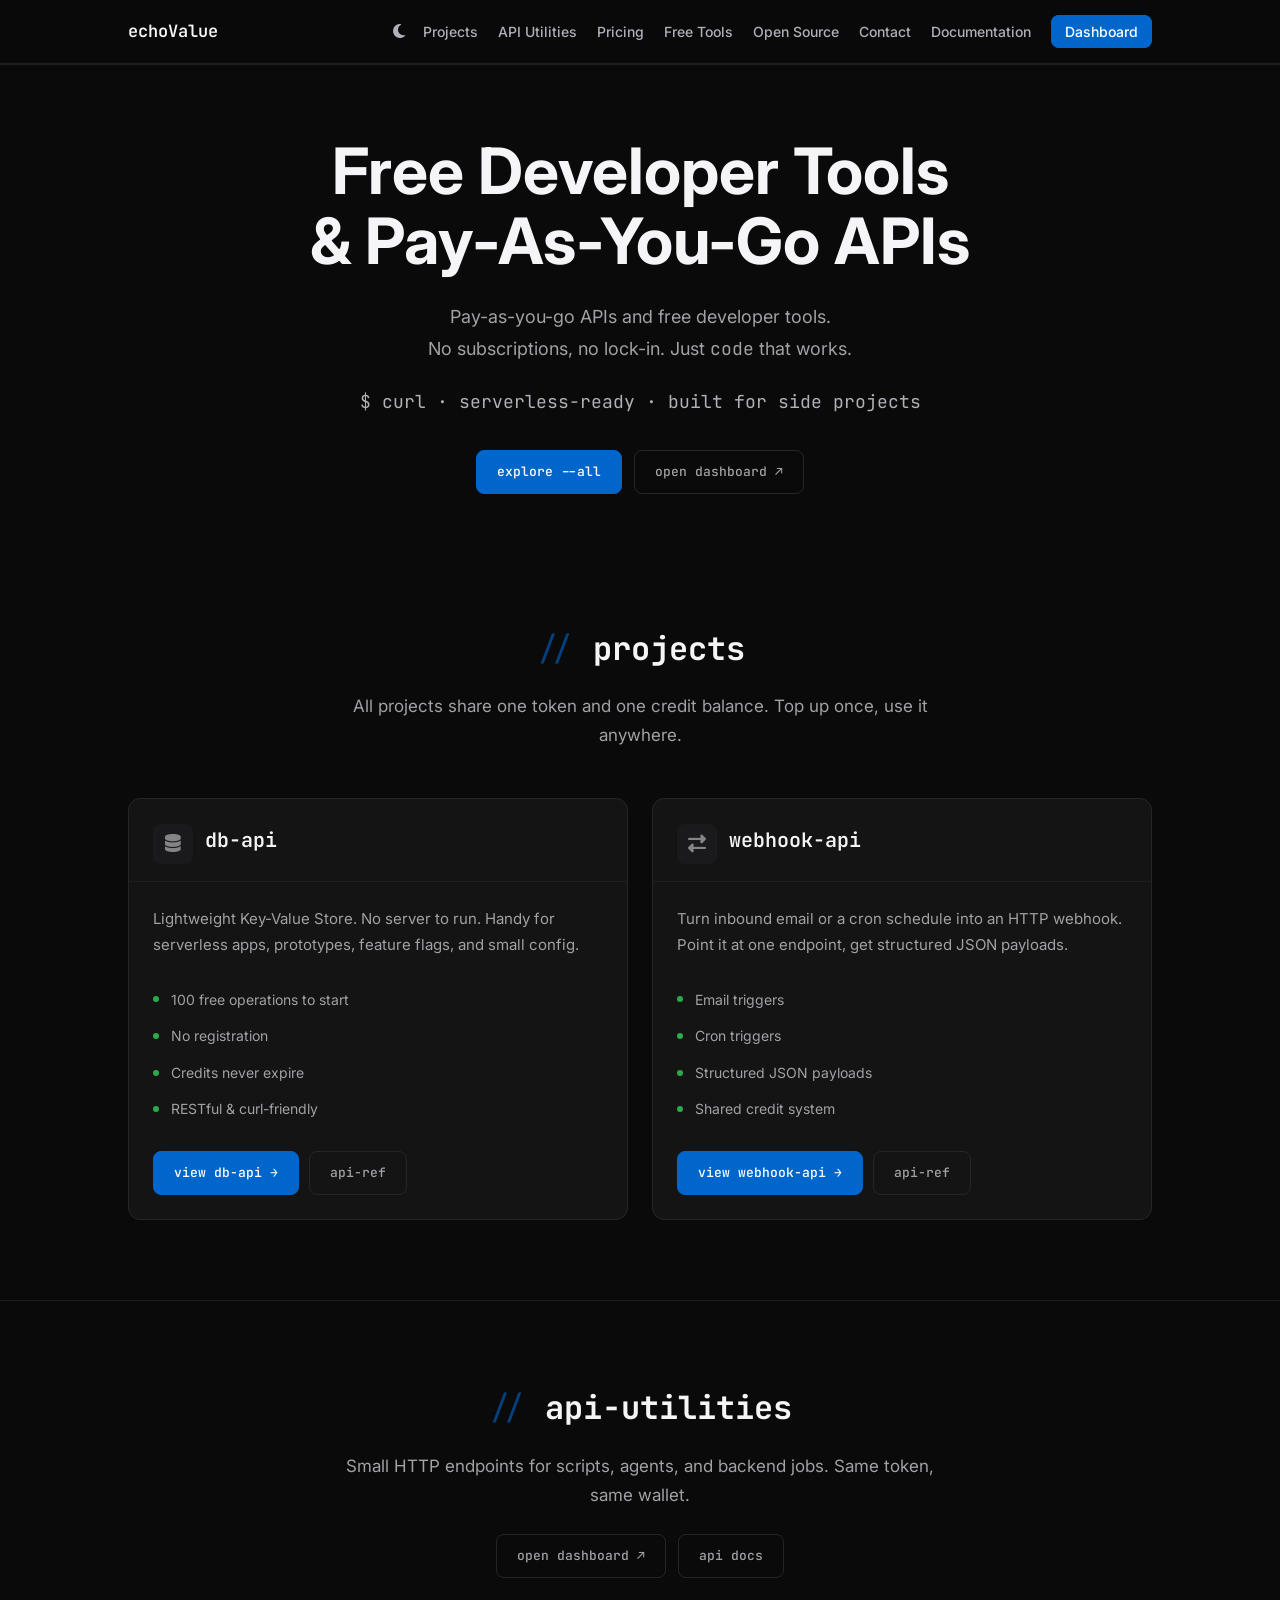
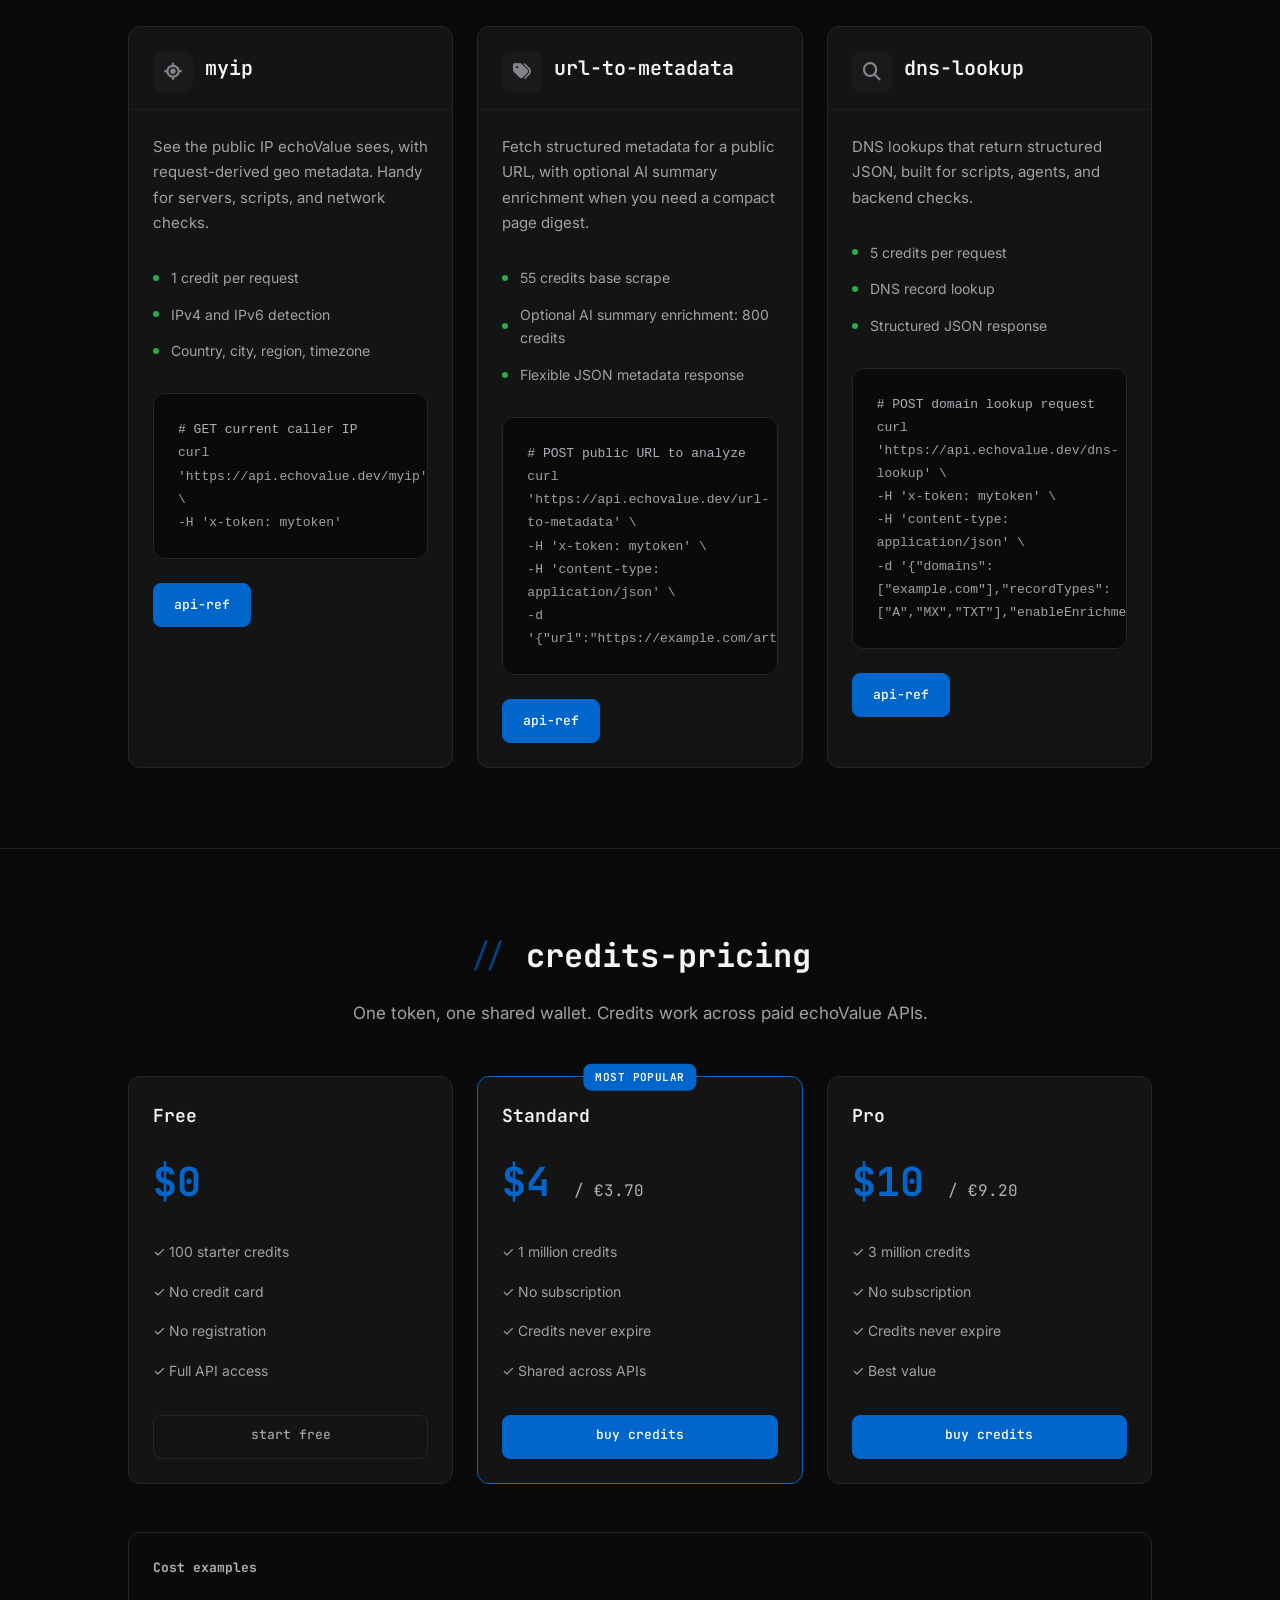
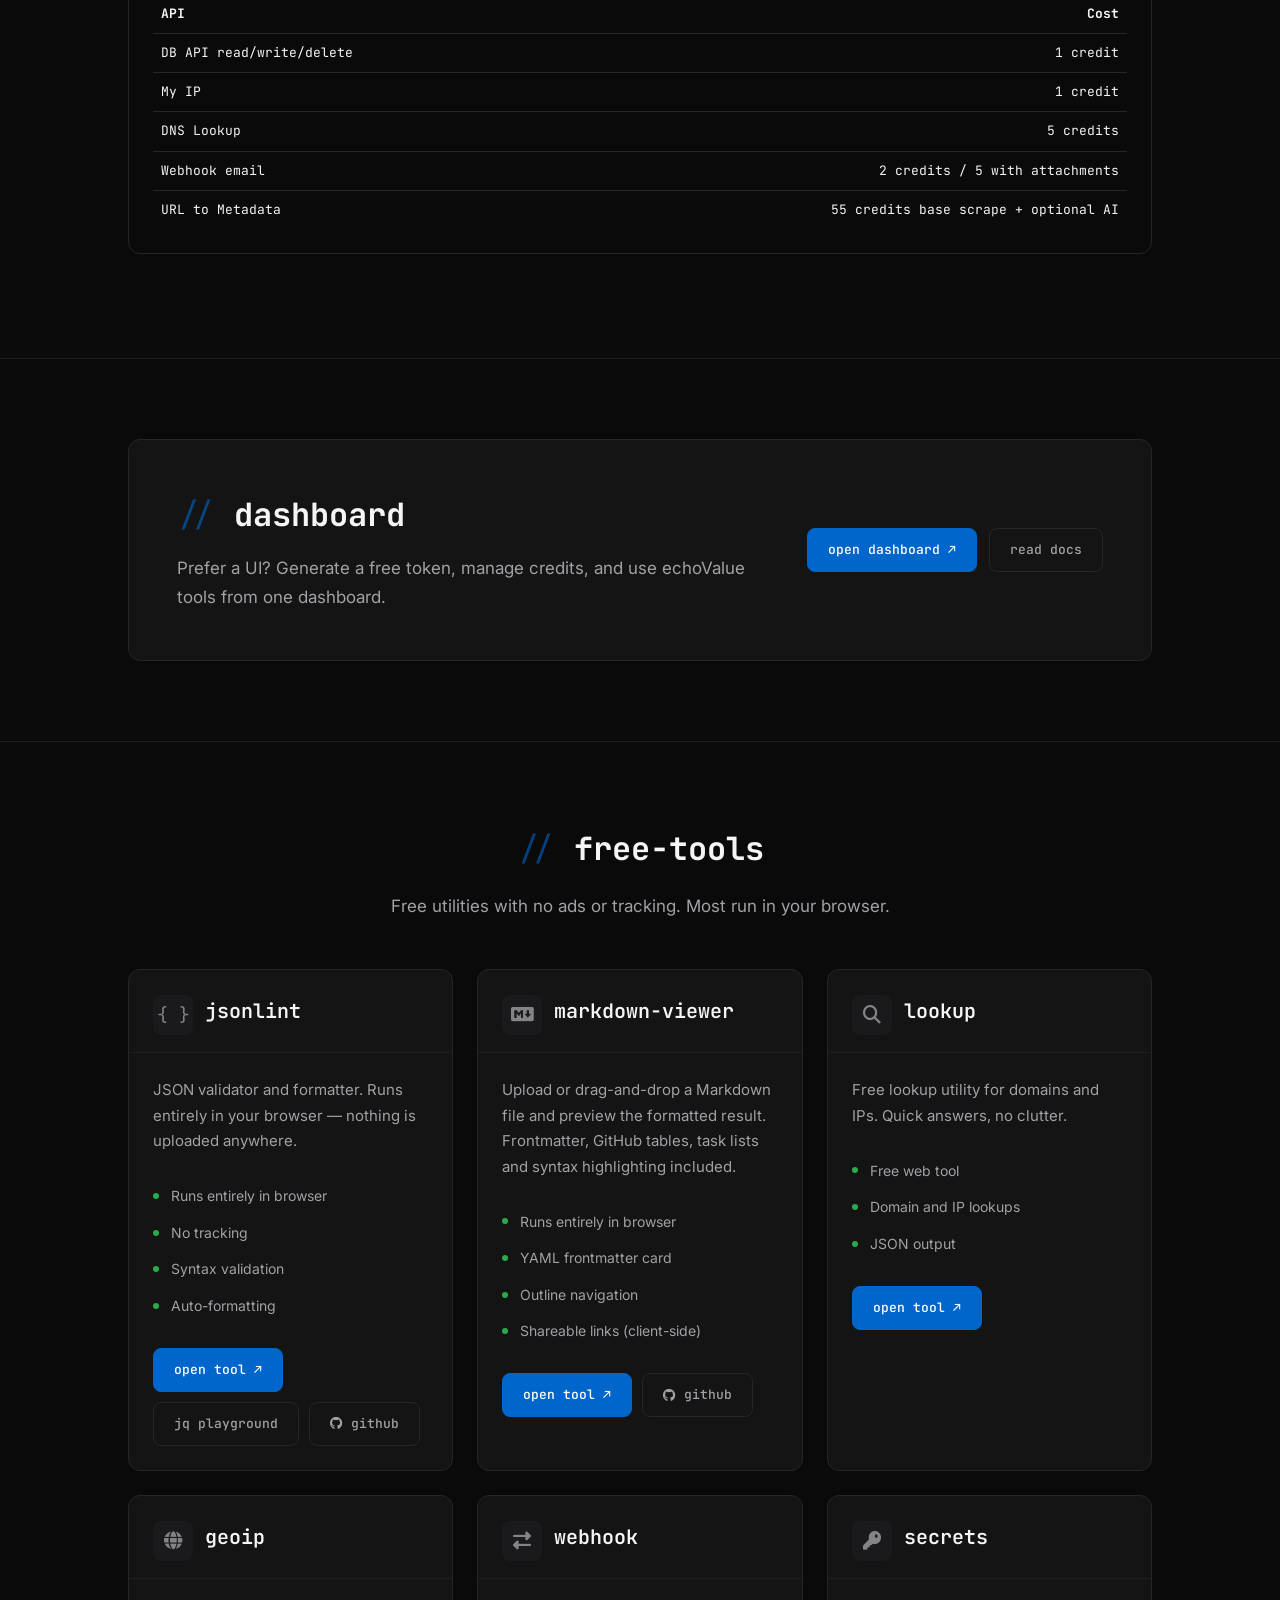
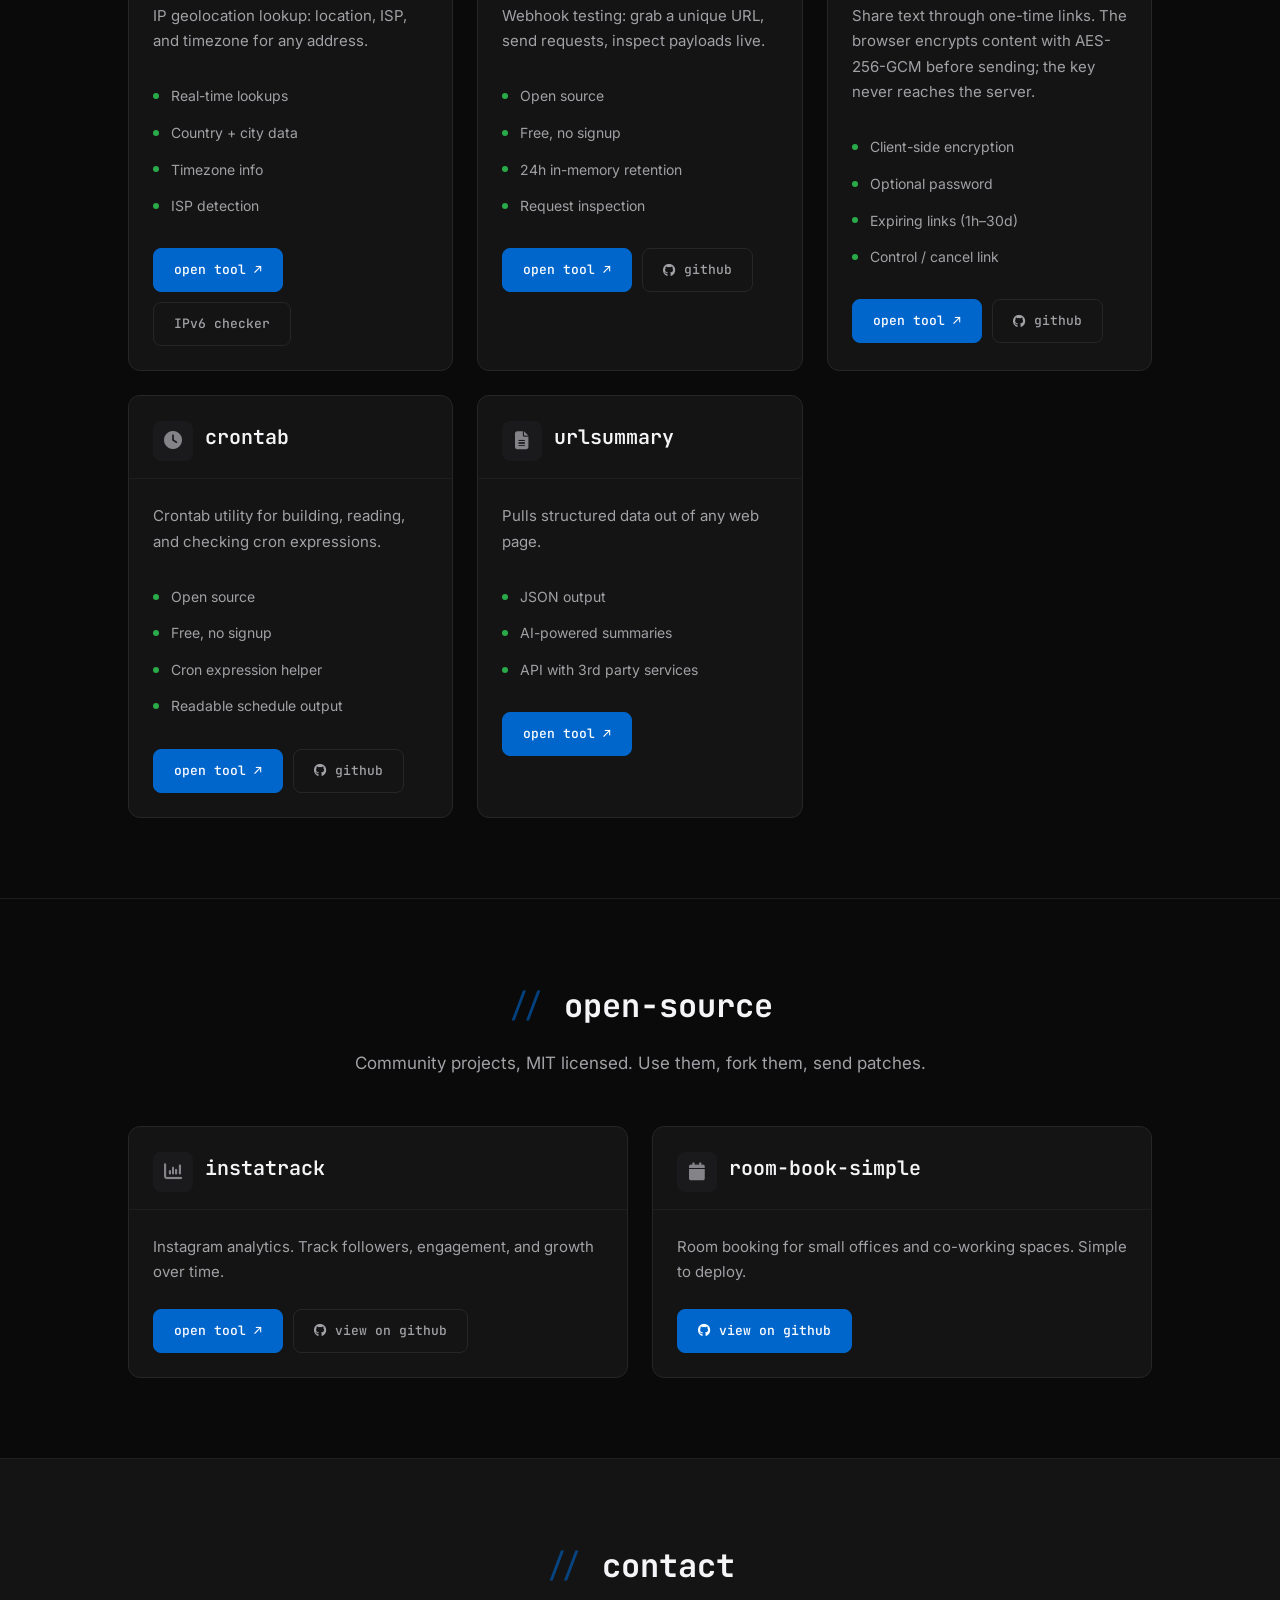
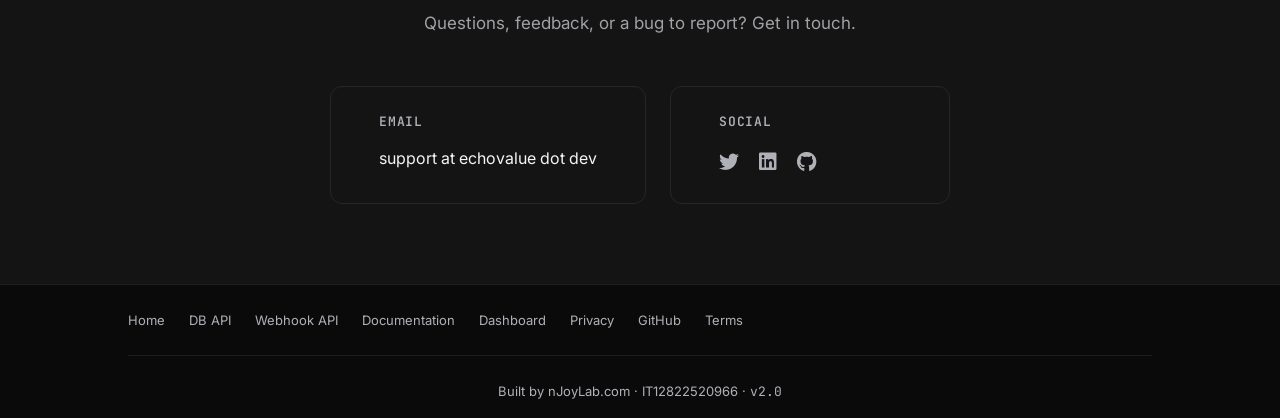
<file: index.html>
<!DOCTYPE HTML>
<html lang="en">

<head>
	<meta charset="UTF-8">
	<meta http-equiv="X-UA-Compatible" content="IE=edge">
	<meta name="viewport" content="width=device-width, initial-scale=1.0">
	<title>echoValue - Simple APIs & Free Developer Tools</title>
	<meta name="description"
		content="echoValue provides simple, pay-as-you-go APIs for developers. Key-Value Store, Webhook API, API utilities like My IP, URL To Metadata, and DNS Lookup, plus free tools like JSONLint, GeoIP, URL Summary, Lookup, and Crontab. No subscriptions, no complexity.">
	<meta name="author" content="Emiliano Saurin">
	<link rel="canonical" href="https://www.echovalue.dev/">
	<link rel="preconnect" href="https://fonts.googleapis.com">
	<link rel="preconnect" href="https://fonts.gstatic.com" crossorigin>
	<link rel="preconnect" href="https://cdnjs.cloudflare.com" crossorigin>
	<link rel="preload" as="style"
		href="https://fonts.googleapis.com/css2?family=Inter:wght@300;400;500;600;700&family=JetBrains+Mono:wght@400;500;600&display=swap">
	<link rel="stylesheet"
		href="https://fonts.googleapis.com/css2?family=Inter:wght@300;400;500;600;700&family=JetBrains+Mono:wght@400;500;600&display=swap"
		media="print" onload="this.media='all'">
	<noscript>
		<link rel="stylesheet"
			href="https://fonts.googleapis.com/css2?family=Inter:wght@300;400;500;600;700&family=JetBrains+Mono:wght@400;500;600&display=swap">
	</noscript>
	<link rel="icon" href="/favicon.svg" type="image/svg+xml">
	<link rel="apple-touch-icon" sizes="180x180" href="/apple-touch-icon.png">
	<link rel="icon" type="image/png" sizes="32x32" href="/favicon-32x32.png">
	<link rel="icon" type="image/png" sizes="16x16" href="/favicon-16x16.png">
	<link rel="icon" href="/favicon.ico">
	<link rel="manifest" href="/site.webmanifest">
	<!-- Open Graph / Facebook -->
	<meta property="og:type" content="website">
	<meta property="og:url" content="https://www.echovalue.dev/">
	<meta property="og:title" content="echoValue - Simple APIs & Free Developer Tools">
	<meta property="og:description"
		content="echoValue provides simple, pay-as-you-go APIs for developers. Key-Value Store, Webhook API, My IP, URL To Metadata, and free developer tools including Crontab.">
	<meta property="og:image" content="https://www.echovalue.dev/images/echovalue-og.png">
	<meta property="og:image:width" content="1200">
	<meta property="og:image:height" content="630">
	<!-- Twitter -->
	<meta property="twitter:card" content="summary_large_image">
	<meta property="twitter:url" content="https://www.echovalue.dev/">
	<meta property="twitter:title" content="echoValue - Simple APIs & Free Developer Tools">
	<meta property="twitter:description"
		content="echoValue provides simple, pay-as-you-go APIs for developers. Key-Value Store, Webhook API, My IP, URL To Metadata, and free developer tools including Crontab.">
	<meta property="twitter:image" content="https://www.echovalue.dev/images/echovalue-og.png">
	<link rel="stylesheet" href="assets/css/dev-theme.css?v=14" />
	<link rel="preload" as="style" href="https://cdnjs.cloudflare.com/ajax/libs/font-awesome/6.4.0/css/all.min.css"
		integrity="sha384-iw3OoTErCYJJB9mCa8LNS2hbsQ7M3C0EpIsO/H5+EGAkPGc6rk+V8i04oW/K5xq0" crossorigin="anonymous">
	<link rel="stylesheet" href="https://cdnjs.cloudflare.com/ajax/libs/font-awesome/6.4.0/css/all.min.css"
		media="print" onload="this.media='all'"
		integrity="sha384-iw3OoTErCYJJB9mCa8LNS2hbsQ7M3C0EpIsO/H5+EGAkPGc6rk+V8i04oW/K5xq0" crossorigin="anonymous">
	<noscript>
		<link rel="stylesheet" href="https://cdnjs.cloudflare.com/ajax/libs/font-awesome/6.4.0/css/all.min.css"
			integrity="sha384-iw3OoTErCYJJB9mCa8LNS2hbsQ7M3C0EpIsO/H5+EGAkPGc6rk+V8i04oW/K5xq0" crossorigin="anonymous">
	</noscript>
	<!-- Structured Data -->
	<script type="application/ld+json">
	{
		"@context": "https://schema.org",
		"@graph": [
			{
				"@type": "Organization",
				"@id": "https://www.echovalue.dev/#organization",
				"name": "echoValue",
				"url": "https://www.echovalue.dev/",
				"logo": {
					"@type": "ImageObject",
					"url": "https://www.echovalue.dev/favicon.svg"
				},
				"description": "Pay-as-you-go APIs and free developer tools for developers. No subscriptions, no complexity.",
				"sameAs": [
					"https://twitter.com/emln_",
					"https://www.linkedin.com/in/emlns/",
					"https://github.com/njoylab"
				]
			},
			{
				"@type": "WebSite",
				"@id": "https://www.echovalue.dev/#website",
				"url": "https://www.echovalue.dev/",
				"name": "echoValue",
				"description": "Simple APIs and free developer tools. Key-Value Store, Webhook API, My IP API, URL To Metadata API, GeoIP, JSON Linter, DNS Lookup, URL Summarizer, Crontab.",
				"publisher": {
					"@id": "https://www.echovalue.dev/#organization"
				}
			},
			{
				"@type": "SoftwareApplication",
				"@id": "https://www.echovalue.dev/#software",
				"name": "echoValue Developer Platform",
				"applicationCategory": "DeveloperApplication",
				"operatingSystem": "Web",
				"url": "https://www.echovalue.dev/",
				"offers": {
					"@type": "Offer",
					"price": "0",
					"priceCurrency": "USD",
					"description": "Free tools included. Pay-as-you-go APIs with no subscription."
				},
				"featureList": [
					"Key-Value Store API",
					"Webhook API for email and cron triggers",
					"Scheduled webhook triggers",
					"My IP API",
					"URL To Metadata API",
					"IP Geolocation Tool",
					"JSON Linter and Formatter",
					"DNS Lookup and Security Analyzer",
					"URL Summarizer",
					"Webhook Tester",
					"Crontab Utility"
				]
			}
		]
	}
	</script>
</head>

<body>

	<a href="#main" class="skip-link">Skip to content</a>

	<!-- Navigation -->
	<nav class="navbar">
		<div class="container">
			<a href="/" class="navbar-brand">
				echoValue
			</a>
			<button class="theme-toggle" aria-label="Toggle theme">
				<i class="fa-solid fa-moon"></i>
				<i class="fa-solid fa-sun"></i>
			</button>
			<button class="navbar-toggle" aria-label="Toggle navigation" aria-expanded="false" aria-controls="navbar-nav">
				<span></span>
				<span></span>
				<span></span>
			</button>
			<ul class="navbar-nav" id="navbar-nav">
				<li><a href="#projects">Projects</a></li>
				<li><a href="#api-utilities">API Utilities</a></li>
				<li><a href="#pricing">Pricing</a></li>
				<li><a href="#tools">Free Tools</a></li>
				<li><a href="#opensource">Open Source</a></li>
				<li><a href="#contact">Contact</a></li>
				<li><a href="https://docs.echovalue.dev" target="_blank" rel="noopener noreferrer">Documentation</a></li>
				<li><a href="https://dash.echovalue.dev" class="navbar-cta" target="_blank" rel="noopener noreferrer">Dashboard</a></li>
			</ul>
		</div>
	</nav>

	<main id="main">

	<!-- Hero Section -->
	<section class="hero">
		<div class="container">
			<h1>Free Developer Tools & Pay-As-You-Go APIs</h1>
			<p>
				Pay-as-you-go APIs and free developer tools.<br />
				No subscriptions, no lock-in. Just <span class="text-mono">code</span> that works.
			</p>
			<p class="text-muted hero-tagline">
				$ curl · serverless-ready · built for side projects
			</p>
			<div class="hero-actions">
				<a href="#projects" class="btn btn-primary">explore --all</a>
				<a href="https://dash.echovalue.dev" class="btn btn-secondary" target="_blank" rel="noopener noreferrer">open dashboard ↗</a>
			</div>
		</div>
	</section>

	<!-- Projects Section -->
	<section id="projects" class="section no-border">
		<div class="container">
			<div class="section-header">
				<h2>projects</h2>
				<p>All projects share one token and one credit balance. Top up once, use it anywhere.</p>
			</div>

			<div class="projects-grid">
				<!-- DB API Card -->
				<article class="project-card">
					<div class="project-card-header">
						<span class="project-card-icon"><i class="fa-solid fa-database"></i></span>
						<h3>db-api</h3>
					</div>
					<div class="project-card-content">
						<p>
							Lightweight Key-Value Store. No server to run.
							Handy for serverless apps, prototypes, feature flags, and small config.
						</p>
						<ul class="project-features">
							<li>100 free operations to start</li>
							<li>No registration</li>
							<li>Credits never expire</li>
							<li>RESTful & curl-friendly</li>
						</ul>
						<div class="project-card-actions">
							<a href="db-api/" class="btn btn-primary">view db-api →</a>
							<a href="https://docs.echovalue.dev/key-value/" class=" btn btn-secondary" target="_blank" rel="noopener noreferrer">api-ref</a>
						</div>
					</div>
				</article>

				<!-- Webhook API Card -->
				<article class="project-card">
					<div class="project-card-header">
						<span class="project-card-icon"><i class="fa-solid fa-right-left"></i></span>
						<h3>webhook-api</h3>
					</div>
					<div class="project-card-content">
						<p>
							Turn inbound email or a cron schedule into an HTTP webhook.
							Point it at one endpoint, get structured JSON payloads.
						</p>
						<ul class="project-features">
							<li>Email triggers</li>
							<li>Cron triggers</li>
							<li>Structured JSON payloads</li>
							<li>Shared credit system</li>
						</ul>
						<div class="project-card-actions">
							<a href="webhook-api/" class="btn btn-primary">view webhook-api →</a>
							<a href="https://docs.echovalue.dev/webhook/" class="btn btn-secondary" target="_blank" rel="noopener noreferrer">api-ref</a>
						</div>
					</div>
				</article>

			</div>
		</div>
	</section>

	<!-- API Utilities Section -->
	<section id="api-utilities" class="section">
		<div class="container">
			<div class="section-header">
				<h2>api-utilities</h2>
				<p>Small HTTP endpoints for scripts, agents, and backend jobs. Same token, same wallet.</p>
				<div class="hero-actions mt-3">
					<a href="https://dash.echovalue.dev" class="btn btn-secondary" target="_blank" rel="noopener noreferrer">open dashboard ↗</a>
					<a href="https://docs.echovalue.dev" class="btn btn-secondary" target="_blank" rel="noopener noreferrer">api docs</a>
				</div>
			</div>

			<div class="projects-grid">
				<!-- My IP API Card -->
				<article class="project-card">
					<div class="project-card-header">
						<span class="project-card-icon"><i class="fa-solid fa-location-crosshairs"></i></span>
						<h3>myip</h3>
					</div>
					<div class="project-card-content">
						<p>
							See the public IP echoValue sees, with request-derived geo metadata.
							Handy for servers, scripts, and network checks.
						</p>
						<ul class="project-features">
							<li>1 credit per request</li>
							<li>IPv4 and IPv6 detection</li>
							<li>Country, city, region, timezone</li>
						</ul>
						<div class="code-block">
							<code><span class="code-comment"># GET current caller IP</span><br />
curl 'https://api.echovalue.dev/myip' \<br />
  -H 'x-token: mytoken'</code>
						</div>
						<div class="project-card-actions">
							<a href="https://docs.echovalue.dev/myip/" class="btn btn-primary" target="_blank"
								rel="noopener noreferrer">api-ref</a>
						</div>
					</div>
				</article>

				<!-- URL To Metadata API Card -->
				<article class="project-card">
					<div class="project-card-header">
						<span class="project-card-icon"><i class="fa-solid fa-tags"></i></span>
						<h3>url-to-metadata</h3>
					</div>
					<div class="project-card-content">
						<p>
							Fetch structured metadata for a public URL, with optional AI summary enrichment
							when you need a compact page digest.
						</p>
						<ul class="project-features">
							<li>55 credits base scrape</li>
							<li>Optional AI summary enrichment: 800 credits</li>
							<li>Flexible JSON metadata response</li>
						</ul>
						<div class="code-block">
							<code><span class="code-comment"># POST public URL to analyze</span><br />
curl 'https://api.echovalue.dev/url-to-metadata' \<br />
  -H 'x-token: mytoken' \<br />
  -H 'content-type: application/json' \<br />
  -d '{"url":"https://example.com/article","aiSummary":"none"}'</code>
						</div>
						<div class="project-card-actions">
							<a href="https://docs.echovalue.dev/url-to-metadata/" class="btn btn-primary" target="_blank"
								rel="noopener noreferrer">api-ref</a>
						</div>
					</div>
				</article>

				<!-- DNS Lookup API Card -->
				<article class="project-card">
					<div class="project-card-header">
						<span class="project-card-icon"><i class="fa-solid fa-magnifying-glass"></i></span>
						<h3>dns-lookup</h3>
					</div>
					<div class="project-card-content">
						<p>
							DNS lookups that return structured JSON, built for scripts, agents,
							and backend checks.
						</p>
						<ul class="project-features">
							<li>5 credits per request</li>
							<li>DNS record lookup</li>
							<li>Structured JSON response</li>
						</ul>
						<div class="code-block">
							<code><span class="code-comment"># POST domain lookup request</span><br />
curl 'https://api.echovalue.dev/dns-lookup' \<br />
  -H 'x-token: mytoken' \<br />
  -H 'content-type: application/json' \<br />
  -d '{"domains":["example.com"],"recordTypes":["A","MX","TXT"],"enableEnrichment":true}'</code>
						</div>
						<div class="project-card-actions">
							<a href="https://docs.echovalue.dev/dns-lookup/" class="btn btn-primary"
								target="_blank" rel="noopener noreferrer">api-ref</a>
						</div>
					</div>
				</article>
			</div>
		</div>
	</section>

	<!-- Pricing Section -->
	<section id="pricing" class="section">
		<div class="container">
			<div class="section-header">
				<h2>credits-pricing</h2>
				<p>One token, one shared wallet. Credits work across paid echoValue APIs.</p>
			</div>

			<div class="pricing-grid">
				<div class="pricing-card">
					<h3>Free</h3>
					<div class="price">$0</div>
					<ul>
						<li>✓ 100 starter credits</li>
						<li>✓ No credit card</li>
						<li>✓ No registration</li>
						<li>✓ Full API access</li>
					</ul>
					<a href="https://dash.echovalue.dev" class="btn btn-secondary btn-block" target="_blank"
						rel="noopener noreferrer">start free</a>
				</div>

				<div class="pricing-card featured">
					<h3>Standard</h3>
					<div class="price">$4 <small>/ €3.70</small></div>
					<ul>
						<li>✓ 1 million credits</li>
						<li>✓ No subscription</li>
						<li>✓ Credits never expire</li>
						<li>✓ Shared across APIs</li>
					</ul>
					<a href="https://docs.echovalue.dev/token/recharge/" class="btn btn-primary btn-block" target="_blank"
						rel="noopener noreferrer">buy credits</a>
				</div>

				<div class="pricing-card">
					<h3>Pro</h3>
					<div class="price">$10 <small>/ €9.20</small></div>
					<ul>
						<li>✓ 3 million credits</li>
						<li>✓ No subscription</li>
						<li>✓ Credits never expire</li>
						<li>✓ Best value</li>
					</ul>
					<a href="https://docs.echovalue.dev/token/recharge/" class="btn btn-primary btn-block" target="_blank"
						rel="noopener noreferrer">buy credits</a>
				</div>
			</div>

			<div class="code-block mt-4">
				<h4 class="cost-table-title">Cost examples</h4>
				<table class="cost-table">
					<thead>
						<tr>
							<th>API</th>
							<th>Cost</th>
						</tr>
					</thead>
					<tbody>
						<tr>
							<td>DB API read/write/delete</td>
							<td>1 credit</td>
						</tr>
						<tr>
							<td>My IP</td>
							<td>1 credit</td>
						</tr>
						<tr>
							<td>DNS Lookup</td>
							<td>5 credits</td>
						</tr>
						<tr>
							<td>Webhook email</td>
							<td>2 credits / 5 with attachments</td>
						</tr>
						<tr>
							<td>URL to Metadata</td>
							<td>55 credits base scrape + optional AI</td>
						</tr>
					</tbody>
				</table>
			</div>
		</div>
	</section>

	<!-- Dashboard Section -->
	<section id="dashboard" class="section">
		<div class="container">
			<div class="dashboard-panel">
				<div>
					<h2>dashboard</h2>
					<p>Prefer a UI? Generate a free token, manage credits, and use echoValue tools from one dashboard.</p>
				</div>
				<div class="dashboard-actions">
					<a href="https://dash.echovalue.dev" class="btn btn-primary" target="_blank" rel="noopener noreferrer">open dashboard ↗</a>
					<a href="https://docs.echovalue.dev" class="btn btn-secondary" target="_blank" rel="noopener noreferrer">read docs</a>
				</div>
			</div>
		</div>
	</section>

	<!-- Free Tools Section -->
	<section id="tools" class="section">
		<div class="container">
			<div class="section-header">
				<h2>free-tools</h2>
				<p>Free utilities with no ads or tracking. Most run in your browser.</p>
			</div>

			<div class="projects-grid">

				<!-- JSONLint Tool Card -->
				<article class="project-card">
					<div class="project-card-header">
						<span class="project-card-icon text-mono">{ }</span>
						<h3>jsonlint</h3>
					</div>
					<div class="project-card-content">
						<p>
							JSON validator and formatter. Runs entirely in your browser —
							nothing is uploaded anywhere.
						</p>
						<ul class="project-features">
							<li>Runs entirely in browser</li>
							<li>No tracking</li>
							<li>Syntax validation</li>
							<li>Auto-formatting</li>
						</ul>
						<div class="project-card-actions">
							<a href="https://jsonlint.echovalue.dev" class="btn btn-primary" target="_blank"
								rel="noopener noreferrer">open tool
								↗</a>
							<a href="https://jsonlint.echovalue.dev/jq-playground/" class="btn btn-secondary"
								target="_blank" rel="noopener noreferrer">jq playground</a>
							<a href="https://github.com/njoylab/json-linter-tool" class="btn btn-secondary"
								target="_blank" rel="noopener noreferrer">
								<i class="fab fa-github"></i> github
							</a>
						</div>
					</div>
				</article>

				<!-- Markdown Viewer Tool Card -->
				<article class="project-card">
					<div class="project-card-header">
						<span class="project-card-icon"><i class="fa-brands fa-markdown"></i></span>
						<h3>markdown-viewer</h3>
					</div>
					<div class="project-card-content">
						<p>
							Upload or drag-and-drop a Markdown file and preview the formatted
							result. Frontmatter, GitHub tables, task lists and syntax
							highlighting included.
						</p>
						<ul class="project-features">
							<li>Runs entirely in browser</li>
							<li>YAML frontmatter card</li>
							<li>Outline navigation</li>
							<li>Shareable links (client-side)</li>
						</ul>
						<div class="project-card-actions">
							<a href="https://markdown-viewer.echovalue.dev" class="btn btn-primary" target="_blank"
								rel="noopener noreferrer">open tool
								↗</a>
							<a href="https://github.com/njoylab/markdown-viewer" class="btn btn-secondary"
								target="_blank" rel="noopener noreferrer">
								<i class="fab fa-github"></i> github
							</a>
						</div>
					</div>
				</article>

				<!-- Lookup Tool Card -->
				<article class="project-card">
					<div class="project-card-header">
						<span class="project-card-icon"><i class="fa-solid fa-magnifying-glass"></i></span>
						<h3>lookup</h3>
					</div>
					<div class="project-card-content">
						<p>
							Free lookup utility for domains and IPs. Quick answers, no clutter.
						</p>
						<ul class="project-features">
							<li>Free web tool</li>
							<li>Domain and IP lookups</li>
							<li>JSON output</li>
						</ul>
						<div class="project-card-actions">
							<a href="https://lookup.echovalue.dev" class="btn btn-primary" target="_blank"
								rel="noopener noreferrer">open tool
								↗</a>
						</div>
					</div>
				</article>

				<!-- GeoIP Tool Card -->
				<article class="project-card">
					<div class="project-card-header">
						<span class="project-card-icon"><i class="fa-solid fa-globe"></i></span>
						<h3>geoip</h3>
					</div>
					<div class="project-card-content">
						<p>
							IP geolocation lookup: location, ISP, and timezone for any
							address.
						</p>
						<ul class="project-features">
							<li>Real-time lookups</li>
							<li>Country + city data</li>
							<li>Timezone info</li>
							<li>ISP detection</li>
						</ul>
						<div class="project-card-actions">
							<a href="https://geoip.echovalue.dev" class="btn btn-primary" target="_blank"
								rel="noopener noreferrer">open tool
								↗</a>
							<a href="https://geoip.echovalue.dev/ipv6" class="btn btn-secondary" target="_blank"
								rel="noopener noreferrer">IPv6 checker</a>
						</div>
					</div>
				</article>

				<!-- Webhook Tool Card -->
				<article class="project-card">
					<div class="project-card-header">
						<span class="project-card-icon"><i class="fa-solid fa-right-left"></i></span>
						<h3>webhook</h3>
					</div>
					<div class="project-card-content">
						<p>Webhook testing: grab a unique URL, send requests, inspect payloads live.</p>
						<ul class="project-features">
							<li>Open source</li>
							<li>Free, no signup</li>
							<li>24h in-memory retention</li>
							<li>Request inspection</li>
						</ul>
						<div class="project-card-actions">
							<a href="https://webhook.echovalue.dev" class="btn btn-primary" target="_blank"
								rel="noopener noreferrer">open tool ↗</a>
							<a href="https://github.com/njoylab/webhook.echovalue.dev" class="btn btn-secondary"
								target="_blank" rel="noopener noreferrer">
								<i class="fab fa-github"></i> github
							</a>
						</div>
					</div>
				</article>

				<!-- Secrets Tool Card -->
				<article class="project-card">
					<div class="project-card-header">
						<span class="project-card-icon"><i class="fa-solid fa-key"></i></span>
						<h3>secrets</h3>
					</div>
					<div class="project-card-content">
						<p>
							Share text through one-time links. The browser encrypts content
							with AES-256-GCM before sending; the key never reaches the server.
						</p>
						<ul class="project-features">
							<li>Client-side encryption</li>
							<li>Optional password</li>
							<li>Expiring links (1h–30d)</li>
							<li>Control / cancel link</li>
						</ul>
						<div class="project-card-actions">
							<a href="https://secrets.echovalue.dev" class="btn btn-primary" target="_blank"
								rel="noopener noreferrer">open tool
								↗</a>
							<a href="https://github.com/njoylab/secrets" class="btn btn-secondary"
								target="_blank" rel="noopener noreferrer">
								<i class="fab fa-github"></i> github
							</a>
						</div>
					</div>
				</article>

				<!-- Crontab Tool Card -->
				<article class="project-card">
					<div class="project-card-header">
						<span class="project-card-icon"><i class="fa-solid fa-clock"></i></span>
						<h3>crontab</h3>
					</div>
					<div class="project-card-content">
						<p>
							Crontab utility for building, reading, and checking cron expressions.
						</p>
						<ul class="project-features">
							<li>Open source</li>
							<li>Free, no signup</li>
							<li>Cron expression helper</li>
							<li>Readable schedule output</li>
						</ul>
						<div class="project-card-actions">
							<a href="https://crontab.echovalue.dev" class="btn btn-primary" target="_blank"
								rel="noopener noreferrer">open tool ↗</a>
							<a href="https://github.com/njoylab/crontab.echovalue.dev" class="btn btn-secondary"
								target="_blank" rel="noopener noreferrer">
								<i class="fab fa-github"></i> github
							</a>
						</div>
					</div>
				</article>

				<!-- URL Summary Tool Card -->
				<article class="project-card">
					<div class="project-card-header">
						<span class="project-card-icon"><i class="fa-solid fa-file-lines"></i></span>
						<h3>urlsummary</h3>
					</div>
					<div class="project-card-content">
						<p>
							Pulls structured data out of any web page.
						</p>
						<ul class="project-features">
							<li>JSON output</li>
							<li>AI-powered summaries</li>
							<li>API with 3rd party services</li>
						</ul>
						<div class="project-card-actions">
							<a href="https://urlsummary.echovalue.dev" class="btn btn-primary" target="_blank"
								rel="noopener noreferrer">open tool
								↗</a>
						</div>
					</div>
				</article>

			</div>
		</div>
	</section>

	<!-- Open Source Section -->
	<section id="opensource" class="section">
		<div class="container">
			<div class="section-header">
				<h2>open-source</h2>
				<p>Community projects, MIT licensed. Use them, fork them, send patches.</p>
			</div>

			<div class="projects-grid">
				<!-- InstaTrack -->
				<article class="project-card">
					<div class="project-card-header">
						<span class="project-card-icon"><i class="fa-solid fa-chart-column"></i></span>
						<h3>instatrack</h3>
					</div>
					<div class="project-card-content">
						<p>
							Instagram analytics. Track followers, engagement,
							and growth over time.
						</p>
						<div class="project-card-actions">
							<a href="https://instatrack.njoylab.com/" class="btn btn-primary" target="_blank"
								rel="noopener noreferrer">open tool ↗</a>
							<a href="https://github.com/njoylab/instatrack" class="btn btn-secondary" target="_blank"
								rel="noopener noreferrer">
								<i class="fab fa-github"></i> view on github
							</a>
						</div>
					</div>
				</article>

				<!-- Room Book Simple -->
				<article class="project-card">
					<div class="project-card-header">
						<span class="project-card-icon"><i class="fa-solid fa-calendar"></i></span>
						<h3>room-book-simple</h3>
					</div>
					<div class="project-card-content">
						<p>
							Room booking for small offices and co-working spaces.
							Simple to deploy.
						</p>
						<div class="project-card-actions">
							<a href="https://github.com/njoylab/room-book-simple" class="btn btn-primary"
								target="_blank" rel="noopener noreferrer">
								<i class="fab fa-github"></i> view on github
							</a>
						</div>
					</div>
				</article>
			</div>
		</div>
	</section>

	<!-- Contact Section -->
	<section id="contact" class="section bg-light">
		<div class="container">
			<div class="section-header">
				<h2>contact</h2>
				<p>Questions, feedback, or a bug to report? Get in touch.</p>
			</div>

			<div class="contact-info">
				<div class="contact-item">
					<h3>Email</h3>
					support at echovalue dot dev
				</div>
				<div class="contact-item">
					<h3>Social</h3>
					<div class="social-links">
						<a href="https://twitter.com/emln_" aria-label="Twitter" target="_blank" rel="noopener noreferrer">
							<i class="fab fa-twitter"></i>
						</a>
						<a href="https://www.linkedin.com/in/emlns/" aria-label="LinkedIn" target="_blank" rel="noopener noreferrer">
							<i class="fab fa-linkedin"></i>
						</a>
						<a href="https://github.com/njoylab" aria-label="GitHub" target="_blank" rel="noopener noreferrer">
							<i class="fab fa-github"></i>
						</a>
					</div>
				</div>
			</div>
		</div>
	</section>

	</main>

	<!-- Footer -->
	<footer class="footer">
		<div class="container">
			<div class="footer-content">
				<ul class="footer-links">
					<li><a href="/">Home</a></li>
					<li><a href="/db-api/">DB API</a></li>
					<li><a href="/webhook-api/">Webhook API</a></li>
					<li><a href="https://docs.echovalue.dev" target="_blank" rel="noopener noreferrer">Documentation</a></li>
					<li><a href="https://dash.echovalue.dev" target="_blank" rel="noopener noreferrer">Dashboard</a></li>
					<li><a href="/privacy">Privacy</a></li>
					<li><a href="https://github.com/njoylab" target="_blank" rel="noopener noreferrer">GitHub</a></li>
					<li><a href="/toc">Terms</a></li>
				</ul>
			</div>
			<div class="footer-bottom">
				<p>
					Built by <a href="https://www.njoylab.com" target="_blank" rel="noopener noreferrer">nJoyLab.com</a> ·
					IT12822520966 · <span class="text-mono">v2.0</span>
				</p>
			</div>
		</div>
	</footer>
	<script defer src="assets/js/nav-toggle.js?v=2"></script>
	<script defer src="assets/js/theme-toggle.js?v=1"></script>
</body>

</html>
</file>
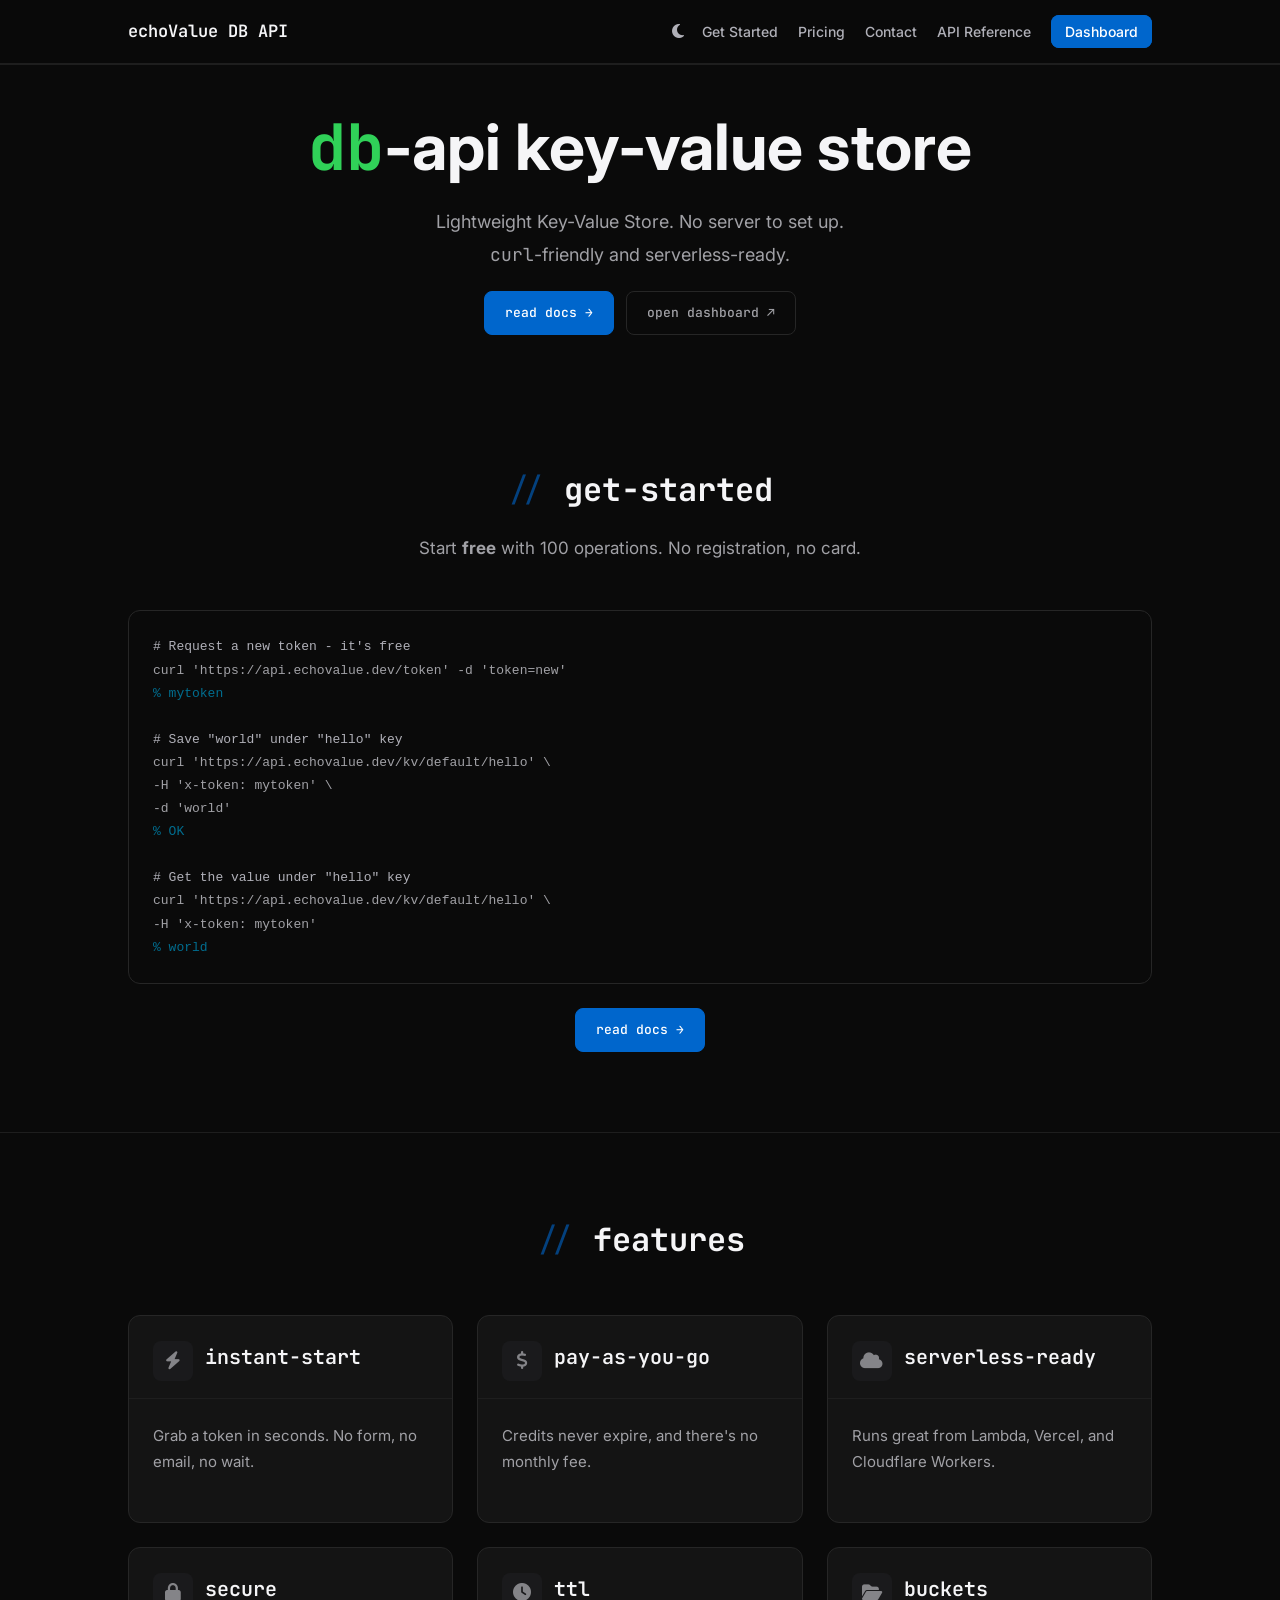
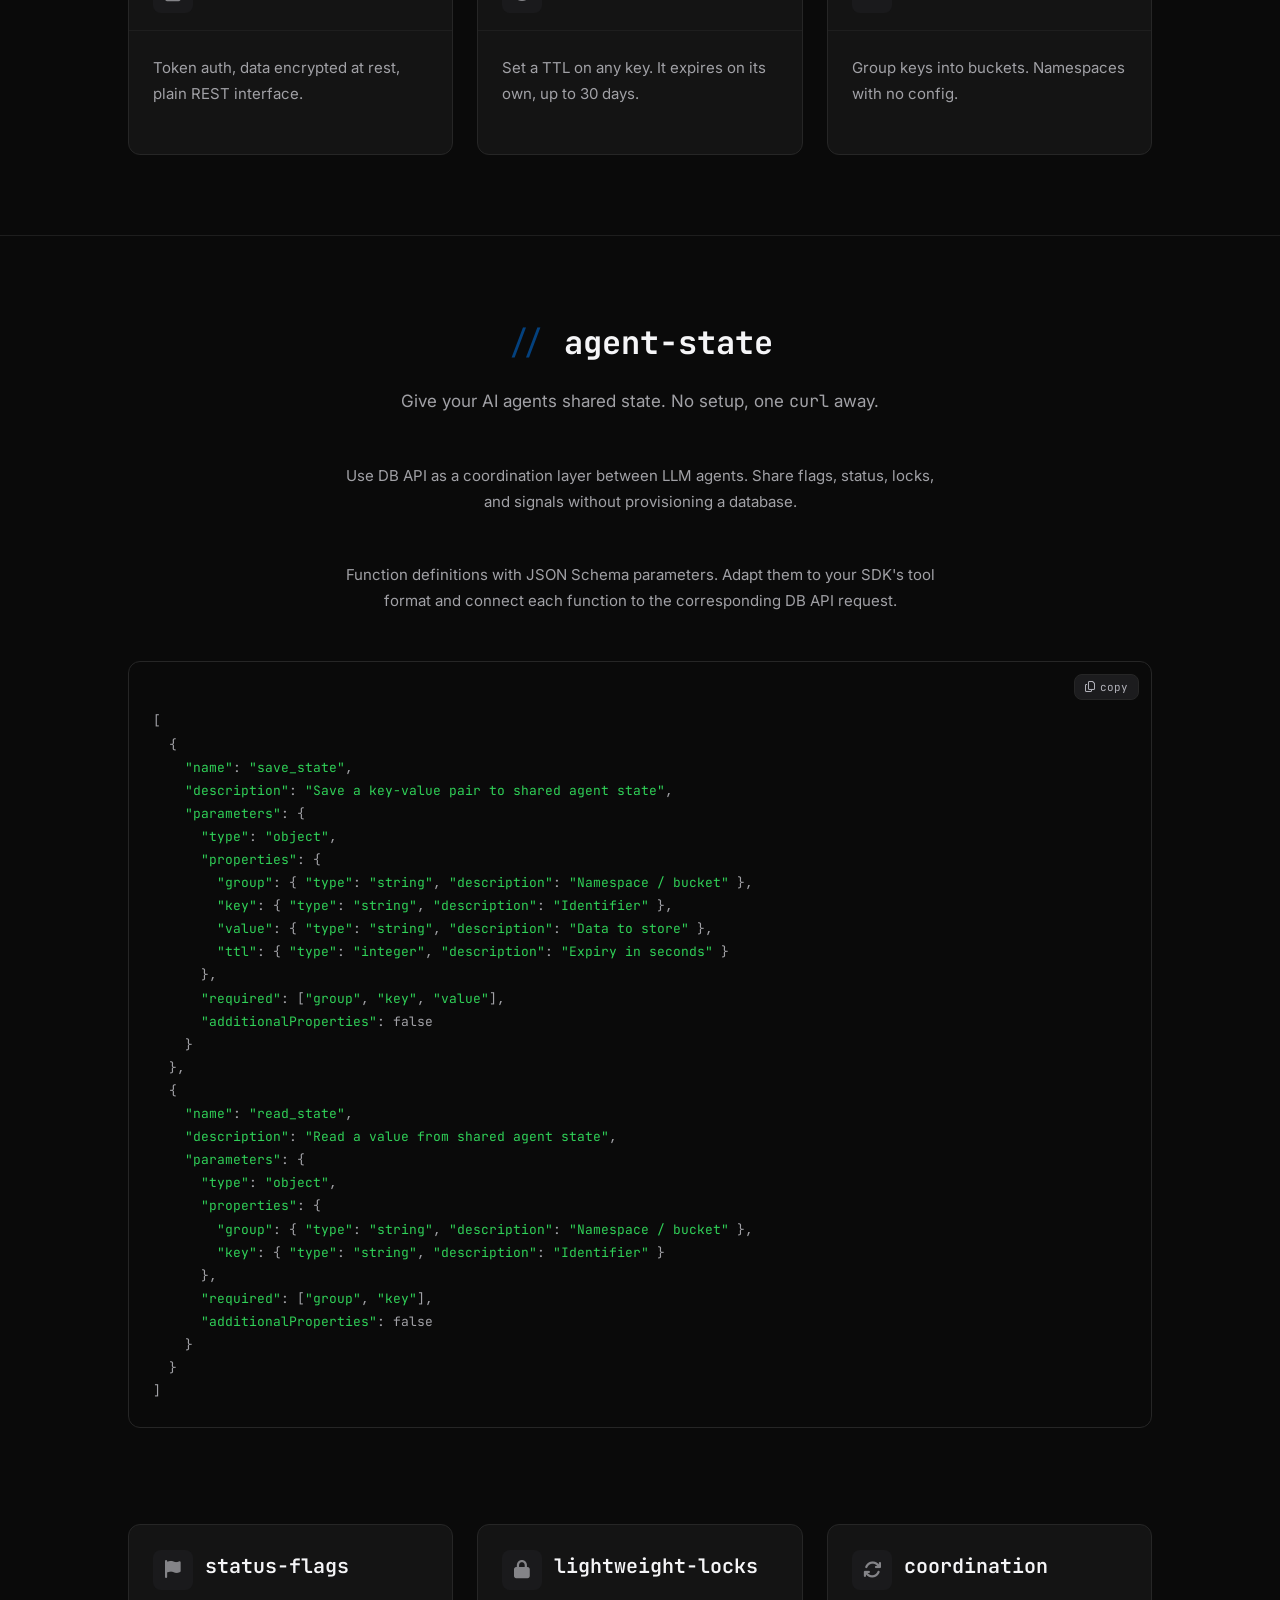
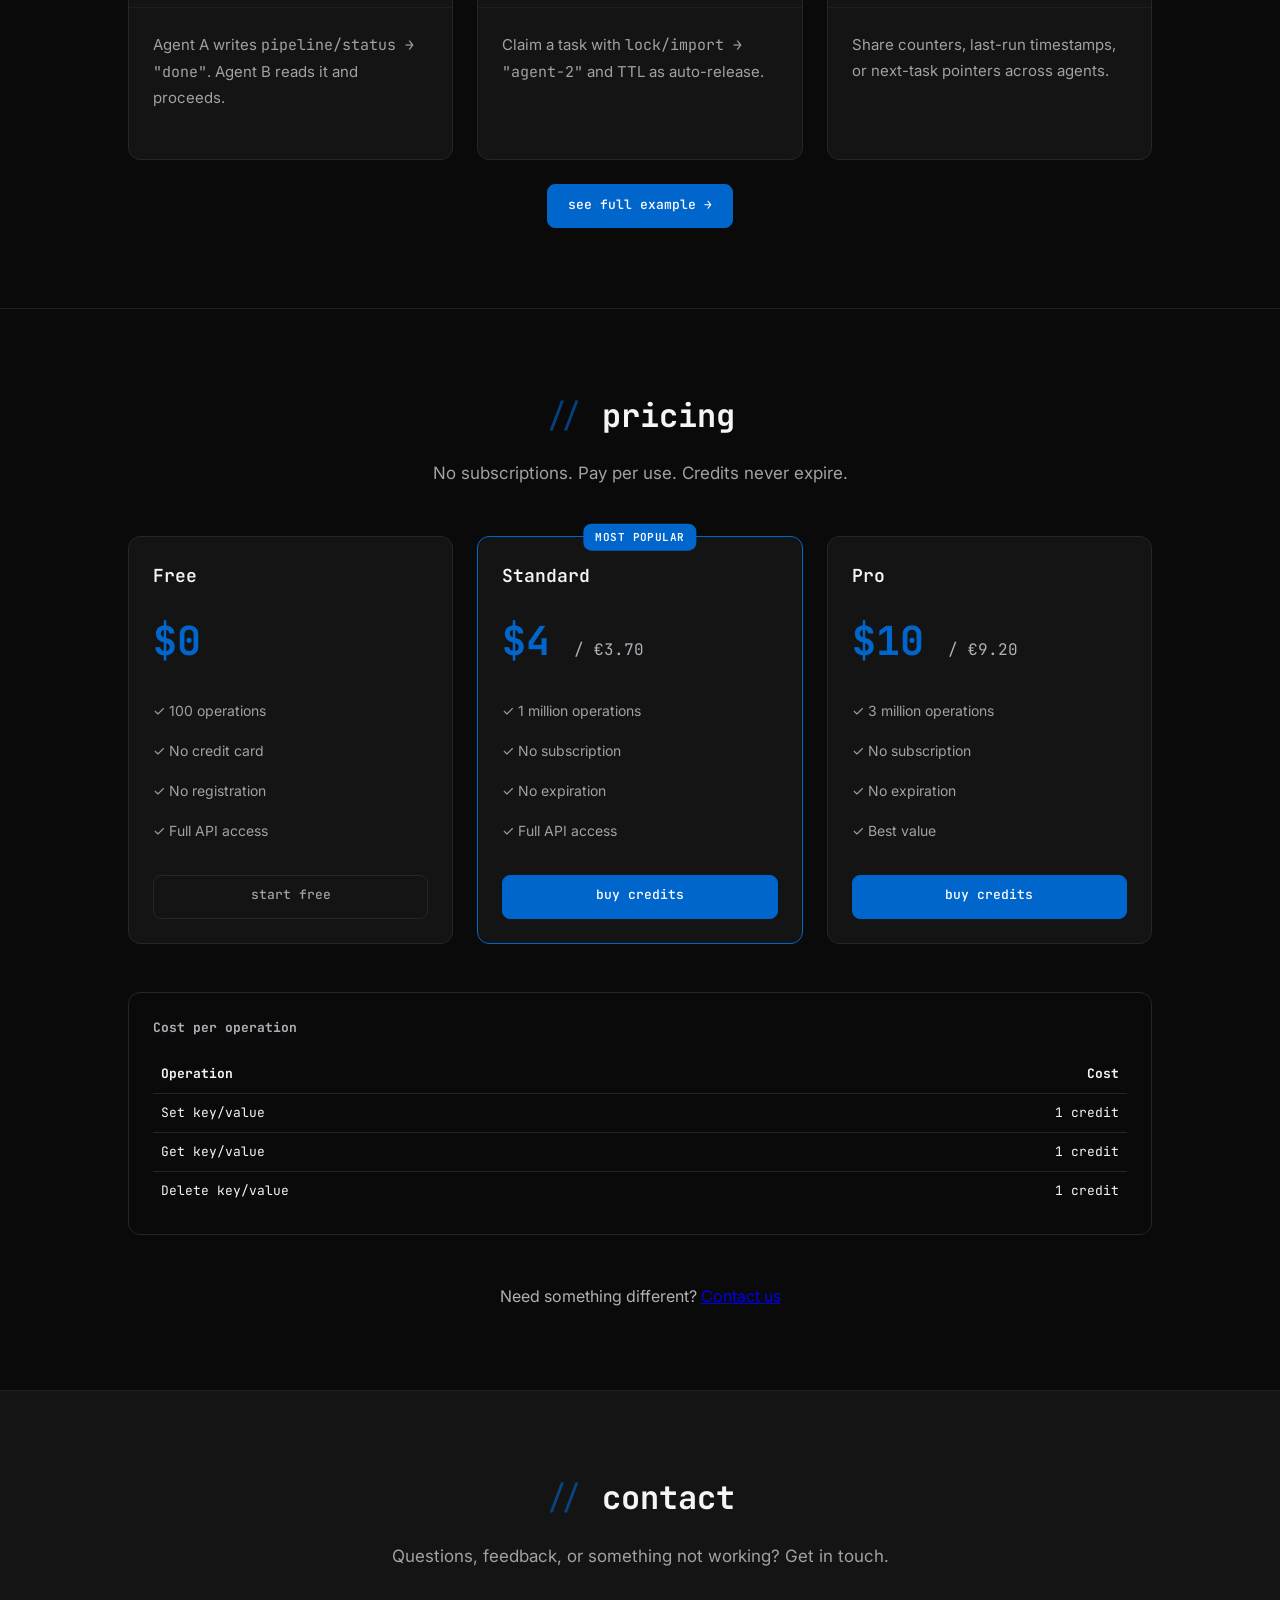
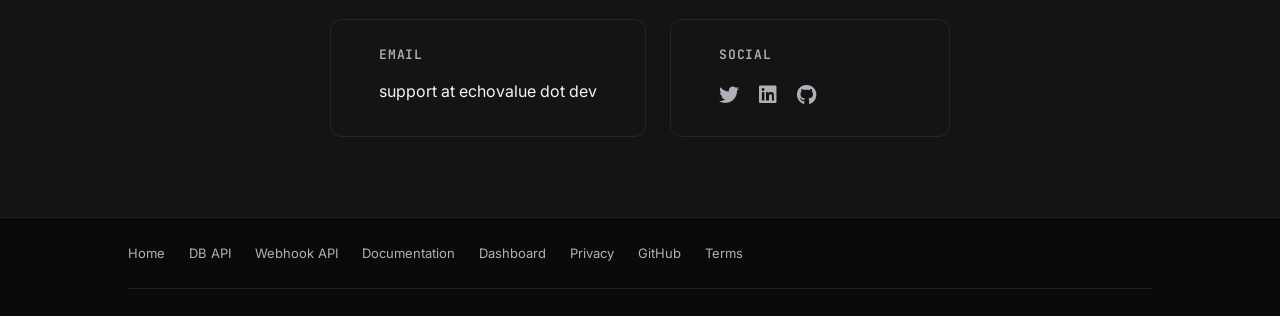
<file: db-api/index.html>
<!DOCTYPE HTML>
<html lang="en">

<head>
	<meta charset="UTF-8">
	<meta http-equiv="X-UA-Compatible" content="IE=edge">
	<meta name="viewport" content="width=device-width, initial-scale=1.0">
	<title>echoValue DB API - No Subscription Key-Value Store</title>
	<meta name="description"
		content="echoValue DB API is a 'pay as you go' Key-Value Store API, ideal for small projects and serverless applications.">
	<meta name="author" content="Emiliano Saurin">
	<link rel="canonical" href="https://www.echovalue.dev/db-api/">
	<link rel="preconnect" href="https://fonts.googleapis.com">
	<link rel="preconnect" href="https://fonts.gstatic.com" crossorigin>
	<link rel="preconnect" href="https://cdnjs.cloudflare.com" crossorigin>
	<link rel="stylesheet"
		href="https://fonts.googleapis.com/css2?family=Inter:wght@300;400;500;600;700&family=JetBrains+Mono:wght@400;500;600&display=swap">
	<link rel="icon" href="/favicon.svg" type="image/svg+xml">
	<link rel="apple-touch-icon" sizes="180x180" href="/apple-touch-icon.png">
	<link rel="icon" type="image/png" sizes="32x32" href="/favicon-32x32.png">
	<link rel="icon" type="image/png" sizes="16x16" href="/favicon-16x16.png">
	<link rel="icon" href="/favicon.ico">
	<link rel="manifest" href="/site.webmanifest">
	<!-- Open Graph / Facebook -->
	<meta property="og:type" content="website">
	<meta property="og:url" content="https://www.echovalue.dev/db-api/">
	<meta property="og:title" content="echoValue DB API - No Subscription Key-Value Store API">
	<meta property="og:description"
		content="echoValue DB API is a 'pay as you go' Key-Value Store API, ideal for small projects and serverless applications.">
	<meta property="og:image" content="https://www.echovalue.dev/images/echovalue-og.png">
	<meta property="og:image:width" content="1200">
	<meta property="og:image:height" content="630">
	<!-- Twitter -->
	<meta property="twitter:card" content="summary_large_image">
	<meta property="twitter:url" content="https://www.echovalue.dev/db-api/">
	<meta property="twitter:title" content="echoValue DB API - No Subscription Key-Value Store API">
	<meta property="twitter:description"
		content="echoValue DB API is a 'pay as you go' Key-Value Store API, ideal for small projects and serverless applications.">
	<meta property="twitter:image" content="https://www.echovalue.dev/images/echovalue-og.png">
	<link rel="stylesheet" href="../assets/css/dev-theme.css?v=14" />
	<link rel="stylesheet" href="https://cdnjs.cloudflare.com/ajax/libs/font-awesome/6.4.0/css/all.min.css"
		integrity="sha384-iw3OoTErCYJJB9mCa8LNS2hbsQ7M3C0EpIsO/H5+EGAkPGc6rk+V8i04oW/K5xq0" crossorigin="anonymous">
	<!-- Structured Data -->
	<script type="application/ld+json">
	{
		"@context": "https://schema.org",
		"@graph": [
			{
				"@type": "Organization",
				"@id": "https://www.echovalue.dev/#organization",
				"name": "echoValue",
				"url": "https://www.echovalue.dev/"
			},
			{
				"@type": "BreadcrumbList",
				"itemListElement": [
					{
						"@type": "ListItem",
						"position": 1,
						"name": "Home",
						"item": "https://www.echovalue.dev/"
					},
					{
						"@type": "ListItem",
						"position": 2,
						"name": "DB API",
						"item": "https://www.echovalue.dev/db-api/"
					}
				]
			},
			{
				"@type": "SoftwareApplication",
				"name": "echoValue DB API",
				"applicationCategory": "DeveloperApplication",
				"operatingSystem": "Web",
				"url": "https://www.echovalue.dev/db-api/",
				"description": "Lightweight pay-as-you-go Key-Value Store API. No server setup, curl-friendly, serverless-ready.",
				"publisher": {
					"@id": "https://www.echovalue.dev/#organization"
				},
				"featureList": [
					"Token auth",
					"TTL on keys",
					"Namespaced buckets",
					"RESTful API",
					"Serverless-ready"
				],
				"offers": [
					{
						"@type": "Offer",
						"name": "Free",
						"price": "0",
						"priceCurrency": "USD",
						"description": "100 operations, no credit card, no registration"
					},
					{
						"@type": "Offer",
						"name": "Standard",
						"price": "4",
						"priceCurrency": "USD",
						"description": "1 million operations, no subscription, credits never expire"
					},
					{
						"@type": "Offer",
						"name": "Pro",
						"price": "10",
						"priceCurrency": "USD",
						"description": "3 million operations, no subscription, credits never expire"
					}
				]
			}
		]
	}
	</script>
</head>

<body>

	<a href="#main" class="skip-link">Skip to content</a>

	<!-- Navigation -->
	<nav class="navbar">
		<div class="container">
			<a href="/" class="navbar-brand">
				echoValue DB API
			</a>
			<button class="theme-toggle" aria-label="Toggle theme">
				<i class="fa-solid fa-moon"></i>
				<i class="fa-solid fa-sun"></i>
			</button>
			<button class="navbar-toggle" aria-label="Toggle navigation" aria-expanded="false" aria-controls="navbar-nav">
				<span></span>
				<span></span>
				<span></span>
			</button>
			<ul class="navbar-nav" id="navbar-nav">
				<li><a href="#getstarted">Get Started</a></li>
				<li><a href="#pricing">Pricing</a></li>
				<li><a href="#contact">Contact</a></li>
				<li><a href="https://docs.echovalue.dev/key-value/" target="_blank" rel="noopener noreferrer">API Reference</a></li>
				<li><a href="https://dash.echovalue.dev" class="navbar-cta" target="_blank" rel="noopener noreferrer">Dashboard</a></li>
			</ul>
		</div>
	</nav>

	<main id="main">

	<!-- Hero Section -->
	<section class="hero compact">
		<div class="container">
			<h1><span class="mono">db</span>-api key-value store</h1>
			<p>
				Lightweight Key-Value Store. No server to set up.<br />
				<span class="text-mono">curl</span>-friendly and serverless-ready.
			</p>
			<div class="hero-actions">
				<a href="https://docs.echovalue.dev/key-value/" class="btn btn-primary" target="_blank" rel="noopener noreferrer">read docs →</a>
				<a href="https://dash.echovalue.dev" class="btn btn-secondary" target="_blank" rel="noopener noreferrer">open dashboard ↗</a>
			</div>
		</div>
	</section>

	<!-- Get Started Section -->
	<section id="getstarted" class="section no-border">
		<div class="container">
			<div class="section-header">
				<h2>get-started</h2>
				<p>Start <strong>free</strong> with 100 operations. No registration, no card.</p>
			</div>

			<div class="code-block">
				<code><span class="code-comment"># Request a new token - it's free</span><br />
curl 'https://api.echovalue.dev/token' -d 'token=new'

<br /><span class="code-output">% mytoken</span>
<br /><br />
<span class="code-comment"># Save "world" under "hello" key</span><br />
curl 'https://api.echovalue.dev/kv/default/hello' \<br />
  -H 'x-token: mytoken' \<br />
  -d 'world'<br />
<span class="code-output">% OK</span>
<br /><br />
<span class="code-comment"># Get the value under "hello" key</span><br />
curl 'https://api.echovalue.dev/kv/default/hello' \<br />
  -H 'x-token: mytoken'<br />
<span class="code-output">% world</span></code>
			</div>

			<div class="text-center mt-3">
				<a href="https://docs.echovalue.dev/key-value/" class="btn btn-primary" target="_blank" rel="noopener noreferrer">read docs →</a>
			</div>
		</div>
	</section>

	<!-- Features Section -->
	<section class="section">
		<div class="container">
			<div class="section-header">
				<h2>features</h2>
			</div>

			<div class="projects-grid">
				<div class="project-card">
					<div class="project-card-header">
						<span class="project-card-icon"><i class="fa-solid fa-bolt"></i></span>
						<h3>instant-start</h3>
					</div>
					<div class="project-card-content">
						<p>Grab a token in seconds. No form, no email, no wait.</p>
					</div>
				</div>
				<div class="project-card">
					<div class="project-card-header">
						<span class="project-card-icon"><i class="fa-solid fa-dollar-sign"></i></span>
						<h3>pay-as-you-go</h3>
					</div>
					<div class="project-card-content">
						<p>Credits never expire, and there's no monthly fee.</p>
					</div>
				</div>
				<div class="project-card">
					<div class="project-card-header">
						<span class="project-card-icon"><i class="fa-solid fa-cloud"></i></span>
						<h3>serverless-ready</h3>
					</div>
					<div class="project-card-content">
						<p>Runs great from Lambda, Vercel, and Cloudflare Workers.</p>
					</div>
				</div>
				<div class="project-card">
					<div class="project-card-header">
						<span class="project-card-icon"><i class="fa-solid fa-lock"></i></span>
						<h3>secure</h3>
					</div>
					<div class="project-card-content">
						<p>Token auth, data encrypted at rest, plain REST interface.</p>
					</div>
				</div>
				<div class="project-card">
					<div class="project-card-header">
						<span class="project-card-icon"><i class="fa-solid fa-clock"></i></span>
						<h3>ttl</h3>
					</div>
					<div class="project-card-content">
						<p>Set a TTL on any key. It expires on its own, up to 30 days.</p>
					</div>
				</div>
				<div class="project-card">
					<div class="project-card-header">
						<span class="project-card-icon"><i class="fa-solid fa-folder-open"></i></span>
						<h3>buckets</h3>
					</div>
					<div class="project-card-content">
						<p>Group keys into buckets. Namespaces with no config.</p>
					</div>
				</div>
			</div>
		</div>
	</section>

	<!-- Agent State Section -->
	<section class="section">
		<div class="container">
			<div class="section-header">
				<h2>agent-state</h2>
				<p>Give your AI agents shared state. No setup, one <span class="text-mono">curl</span> away.</p>
			</div>

			<p class="section-intro">
				Use DB API as a coordination layer between LLM agents.
				Share flags, status, locks, and signals without provisioning a database.
			</p>

			<p class="section-intro">Function definitions with JSON Schema parameters. Adapt them to your SDK's tool format and connect each function to the corresponding DB API request.</p>
			<div class="code-block code-block--copy">
				<button class="copy-btn" type="button" data-copy-tool-def aria-label="Copy tool definitions" aria-describedby="tool-copy-status">
					<i class="fa-regular fa-copy"></i> <span data-copy-label>copy</span>
				</button>
				<pre><code>[
  {
    <span class="code-string">"name"</span>: <span class="code-string">"save_state"</span>,
    <span class="code-string">"description"</span>: <span class="code-string">"Save a key-value pair to shared agent state"</span>,
    <span class="code-string">"parameters"</span>: {
      <span class="code-string">"type"</span>: <span class="code-string">"object"</span>,
      <span class="code-string">"properties"</span>: {
        <span class="code-string">"group"</span>: { <span class="code-string">"type"</span>: <span class="code-string">"string"</span>, <span class="code-string">"description"</span>: <span class="code-string">"Namespace / bucket"</span> },
        <span class="code-string">"key"</span>: { <span class="code-string">"type"</span>: <span class="code-string">"string"</span>, <span class="code-string">"description"</span>: <span class="code-string">"Identifier"</span> },
        <span class="code-string">"value"</span>: { <span class="code-string">"type"</span>: <span class="code-string">"string"</span>, <span class="code-string">"description"</span>: <span class="code-string">"Data to store"</span> },
        <span class="code-string">"ttl"</span>: { <span class="code-string">"type"</span>: <span class="code-string">"integer"</span>, <span class="code-string">"description"</span>: <span class="code-string">"Expiry in seconds"</span> }
      },
      <span class="code-string">"required"</span>: [<span class="code-string">"group"</span>, <span class="code-string">"key"</span>, <span class="code-string">"value"</span>],
      <span class="code-string">"additionalProperties"</span>: false
    }
  },
  {
    <span class="code-string">"name"</span>: <span class="code-string">"read_state"</span>,
    <span class="code-string">"description"</span>: <span class="code-string">"Read a value from shared agent state"</span>,
    <span class="code-string">"parameters"</span>: {
      <span class="code-string">"type"</span>: <span class="code-string">"object"</span>,
      <span class="code-string">"properties"</span>: {
        <span class="code-string">"group"</span>: { <span class="code-string">"type"</span>: <span class="code-string">"string"</span>, <span class="code-string">"description"</span>: <span class="code-string">"Namespace / bucket"</span> },
        <span class="code-string">"key"</span>: { <span class="code-string">"type"</span>: <span class="code-string">"string"</span>, <span class="code-string">"description"</span>: <span class="code-string">"Identifier"</span> }
      },
      <span class="code-string">"required"</span>: [<span class="code-string">"group"</span>, <span class="code-string">"key"</span>],
      <span class="code-string">"additionalProperties"</span>: false
    }
  }
]</code></pre>
			</div>
			<p class="copy-status" id="tool-copy-status" role="status" aria-live="polite"></p>

			<div class="projects-grid">
				<div class="project-card">
					<div class="project-card-header">
						<span class="project-card-icon"><i class="fa-solid fa-flag"></i></span>
						<h3>status-flags</h3>
					</div>
					<div class="project-card-content">
						<p>Agent A writes <span class="text-mono">pipeline/status → "done"</span>. Agent B reads it and
							proceeds.</p>
					</div>
				</div>
				<div class="project-card">
					<div class="project-card-header">
						<span class="project-card-icon"><i class="fa-solid fa-lock"></i></span>
						<h3>lightweight-locks</h3>
					</div>
					<div class="project-card-content">
						<p>Claim a task with <span class="text-mono">lock/import → "agent-2"</span> and TTL as
							auto-release.</p>
					</div>
				</div>
				<div class="project-card">
					<div class="project-card-header">
						<span class="project-card-icon"><i class="fa-solid fa-arrows-rotate"></i></span>
						<h3>coordination</h3>
					</div>
					<div class="project-card-content">
						<p>Share counters, last-run timestamps, or next-task pointers across agents.</p>
					</div>
				</div>
			</div>

			<div class="text-center mt-3">
				<a href="https://docs.echovalue.dev/guides/agent-shared-state/" class="btn btn-primary" target="_blank" rel="noopener noreferrer">see full example →</a>
			</div>
		</div>
	</section>

	<!-- Pricing Section -->
	<section id="pricing" class="section">
		<div class="container">
			<div class="section-header">
				<h2>pricing</h2>
				<p>No subscriptions. Pay per use. Credits never expire.</p>
			</div>

			<div class="pricing-grid">
				<div class="pricing-card">
					<h3>Free</h3>
					<div class="price">$0</div>
					<ul>
						<li>✓ 100 operations</li>
						<li>✓ No credit card</li>
						<li>✓ No registration</li>
						<li>✓ Full API access</li>
					</ul>
					<a href="https://dash.echovalue.dev" class="btn btn-secondary btn-block" target="_blank" rel="noopener noreferrer">start
						free</a>
				</div>

				<div class="pricing-card featured">
					<h3>Standard</h3>
					<div class="price">$4 <small>/ €3.70</small></div>
					<ul>
						<li>✓ 1 million operations</li>
						<li>✓ No subscription</li>
						<li>✓ No expiration</li>
						<li>✓ Full API access</li>
					</ul>
					<a href="https://docs.echovalue.dev/token/recharge/" class="btn btn-primary btn-block" target="_blank" rel="noopener noreferrer">buy
						credits</a>
				</div>

				<div class="pricing-card">
					<h3>Pro</h3>
					<div class="price">$10 <small>/ €9.20</small></div>
					<ul>
						<li>✓ 3 million operations</li>
						<li>✓ No subscription</li>
						<li>✓ No expiration</li>
						<li>✓ Best value</li>
					</ul>
					<a href="https://docs.echovalue.dev/token/recharge/" class="btn btn-primary btn-block" target="_blank" rel="noopener noreferrer">buy
						credits</a>
				</div>
			</div>

			<div class="code-block mt-4">
				<h4 class="cost-table-title">Cost per operation</h4>
				<table class="cost-table">
					<thead>
						<tr>
							<th>Operation</th>
							<th>Cost</th>
						</tr>
					</thead>
					<tbody>
						<tr>
							<td>Set key/value</td>
							<td>1 credit</td>
						</tr>
						<tr>
							<td>Get key/value</td>
							<td>1 credit</td>
						</tr>
						<tr>
							<td>Delete key/value</td>
							<td>1 credit</td>
						</tr>
					</tbody>
				</table>
			</div>

			<p class="text-center mt-4 text-muted">
				Need something different? <a href="#contact">Contact us</a>
			</p>
		</div>
	</section>

	<!-- Contact Section -->
	<section id="contact" class="section bg-light">
		<div class="container">
			<div class="section-header">
				<h2>contact</h2>
				<p>Questions, feedback, or something not working? Get in touch.</p>
			</div>

			<div class="contact-info">
				<div class="contact-item">
					<h3>Email</h3>
					support at echovalue dot dev
				</div>
				<div class="contact-item">
					<h3>Social</h3>
					<div class="social-links">
						<a href="https://twitter.com/emln_" aria-label="Twitter" target="_blank" rel="noopener noreferrer">
							<i class="fab fa-twitter"></i>
						</a>
						<a href="https://www.linkedin.com/in/emlns/" aria-label="LinkedIn" target="_blank" rel="noopener noreferrer">
							<i class="fab fa-linkedin"></i>
						</a>
						<a href="https://github.com/njoylab" aria-label="GitHub" target="_blank" rel="noopener noreferrer">
							<i class="fab fa-github"></i>
						</a>
					</div>
				</div>
			</div>
		</div>
	</section>

	</main>

	<!-- Footer -->
	<footer class="footer">
		<div class="container">
			<div class="footer-content">
				<ul class="footer-links">
					<li><a href="/">Home</a></li>
					<li><a href="/db-api/">DB API</a></li>
					<li><a href="/webhook-api/">Webhook API</a></li>
					<li><a href="https://docs.echovalue.dev" target="_blank" rel="noopener noreferrer">Documentation</a></li>
					<li><a href="https://dash.echovalue.dev" target="_blank" rel="noopener noreferrer">Dashboard</a></li>
					<li><a href="/privacy">Privacy</a></li>
					<li><a href="https://github.com/njoylab" target="_blank" rel="noopener noreferrer">GitHub</a></li>
					<li><a href="/toc">Terms</a></li>
				</ul>
			</div>
			<div class="footer-bottom">
				<p>
					Built by <a href="https://www.njoylab.com" target="_blank" rel="noopener noreferrer">nJoyLab.com</a> ·
					IT12822520966 · <span class="text-mono">v2.0</span>
				</p>
			</div>
		</div>
	</footer>
	<script src="../assets/js/nav-toggle.js?v=2"></script>
	<script src="../assets/js/theme-toggle.js?v=1"></script>
	<script src="../assets/js/copy-tool-def.js?v=2" defer></script>
</body>

</html>
</file>
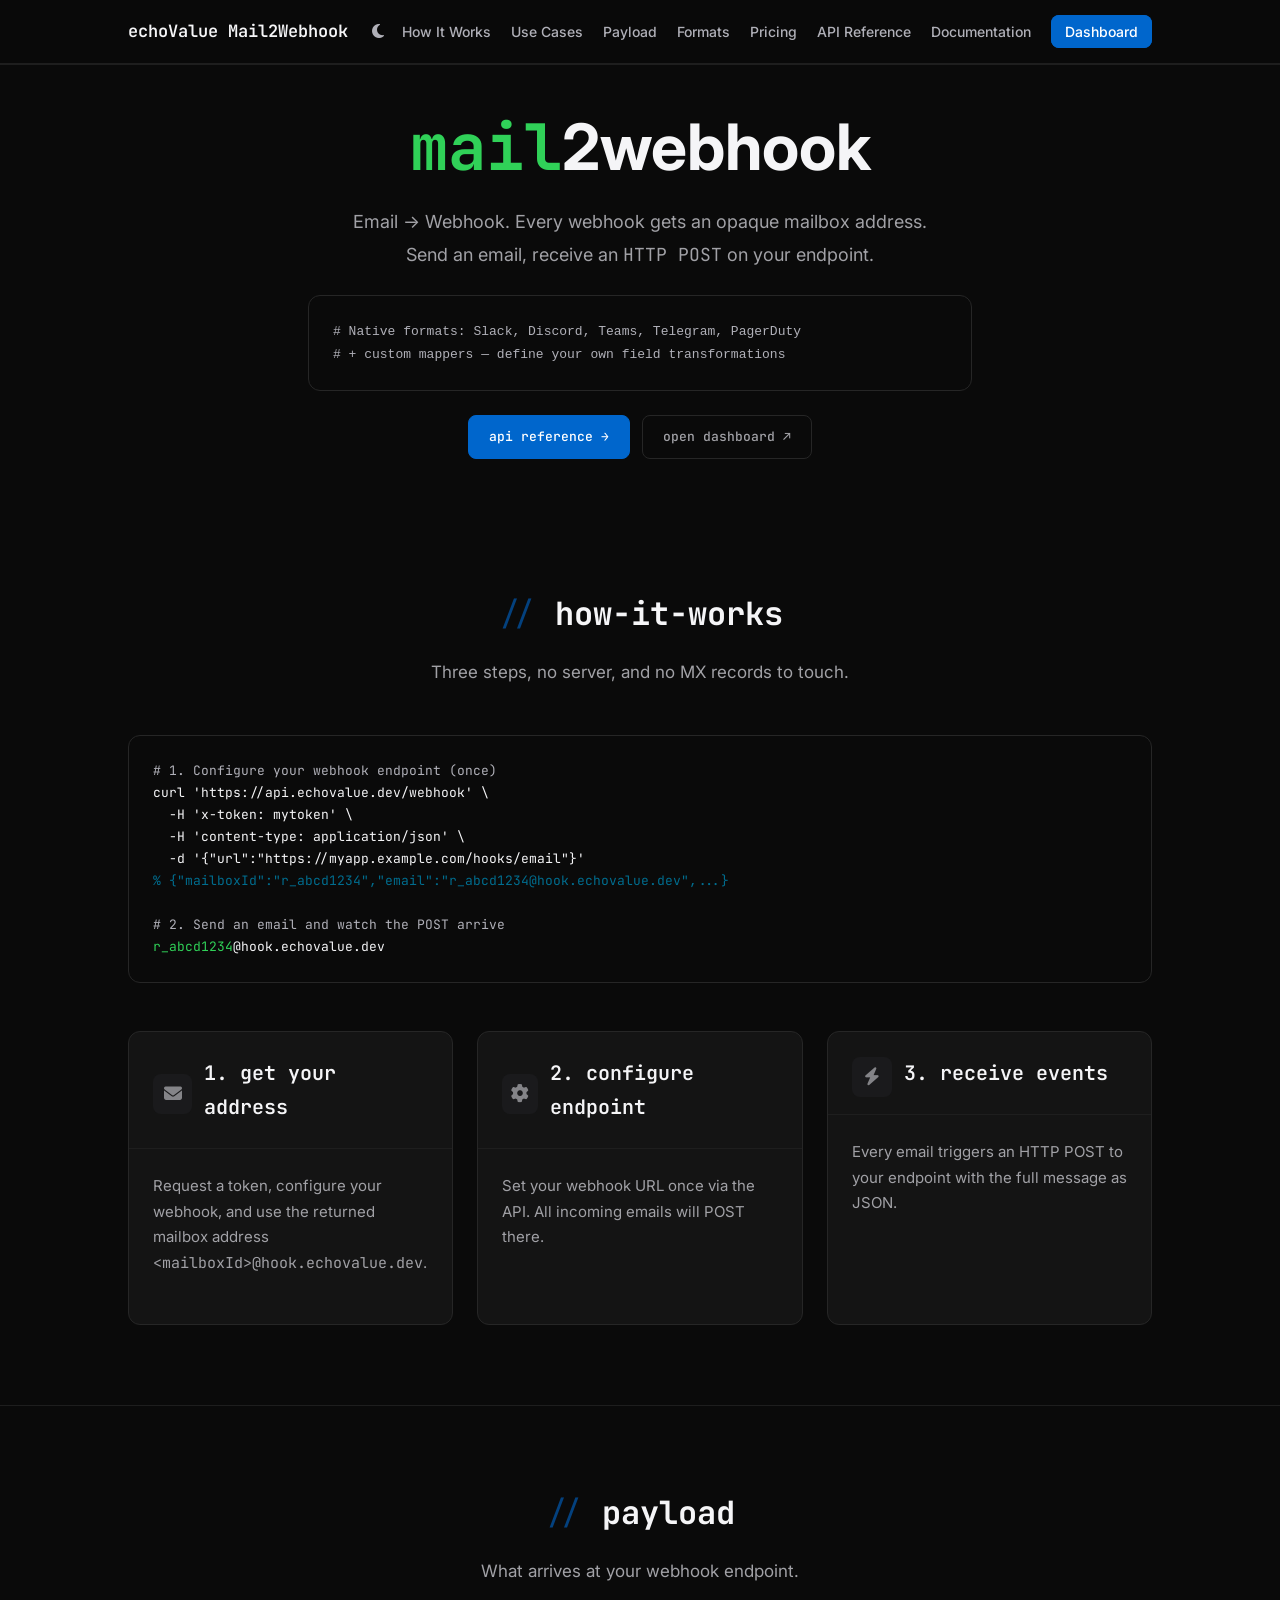
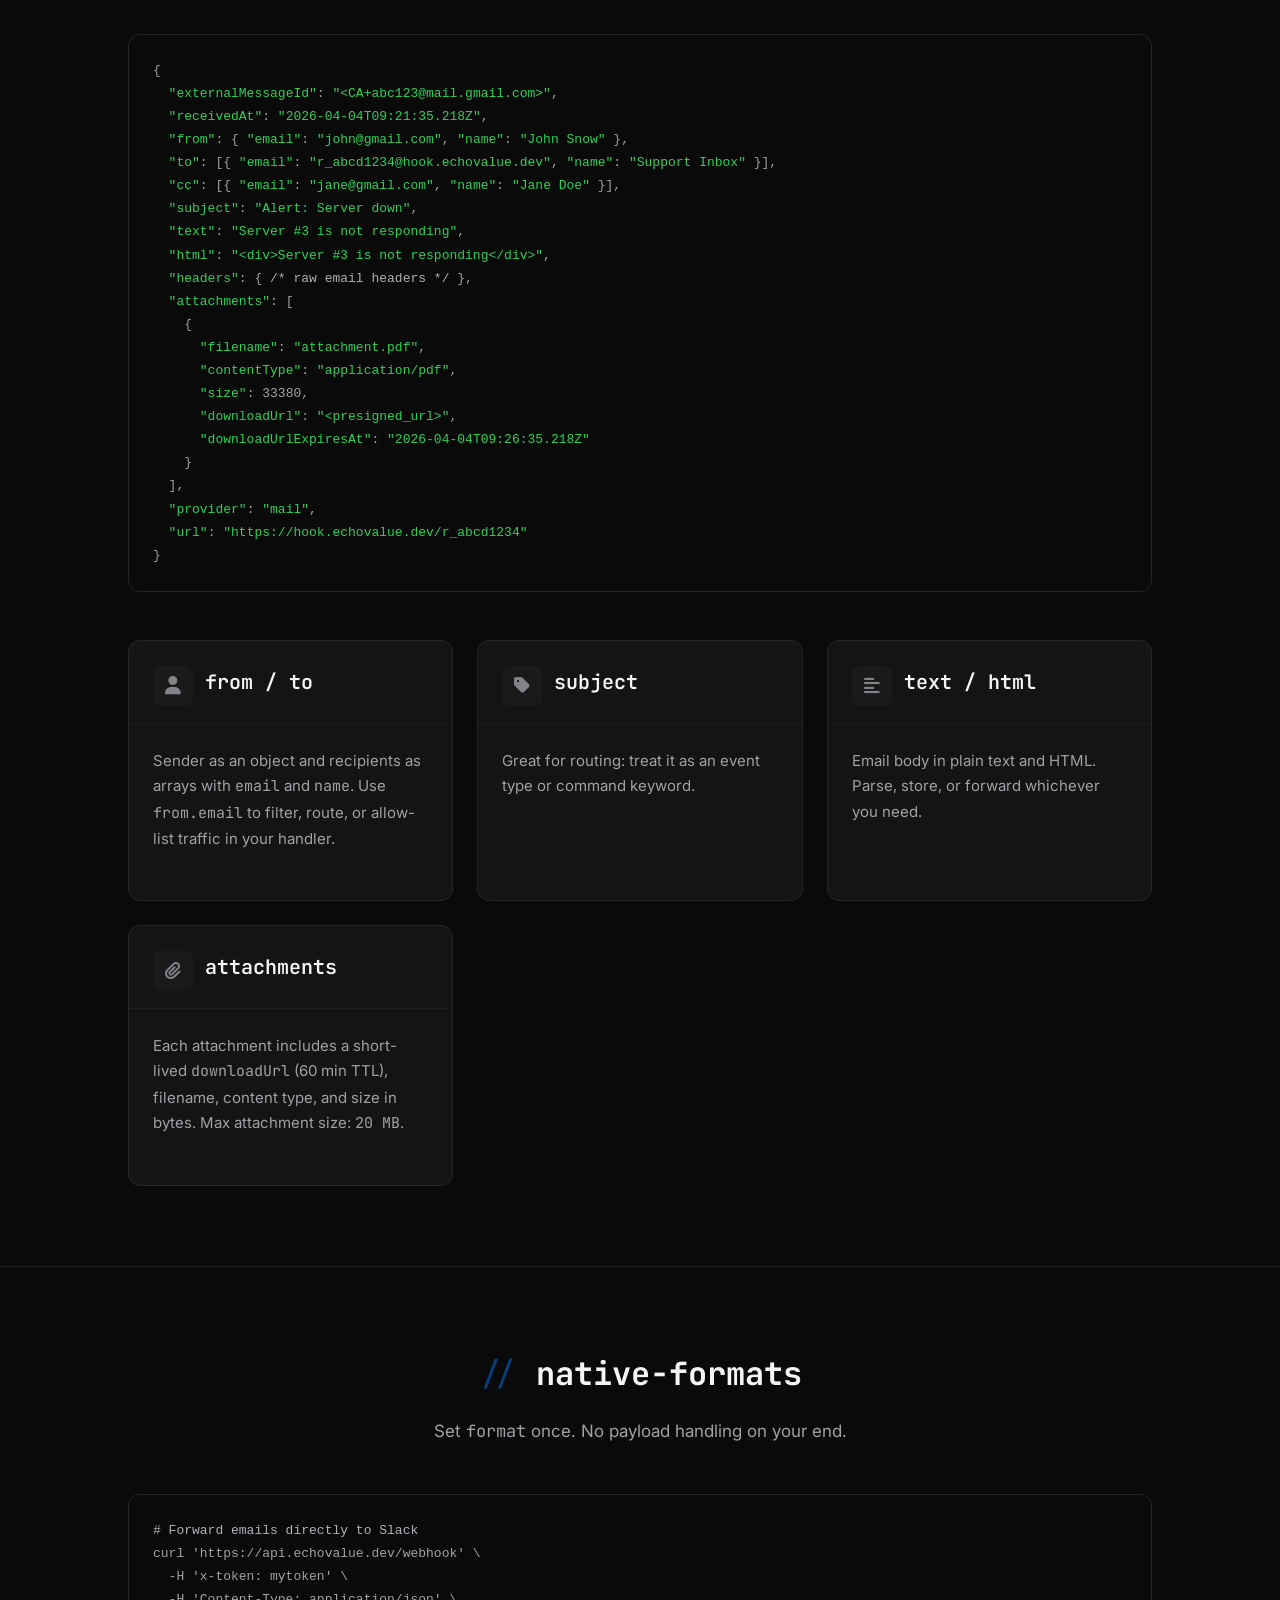
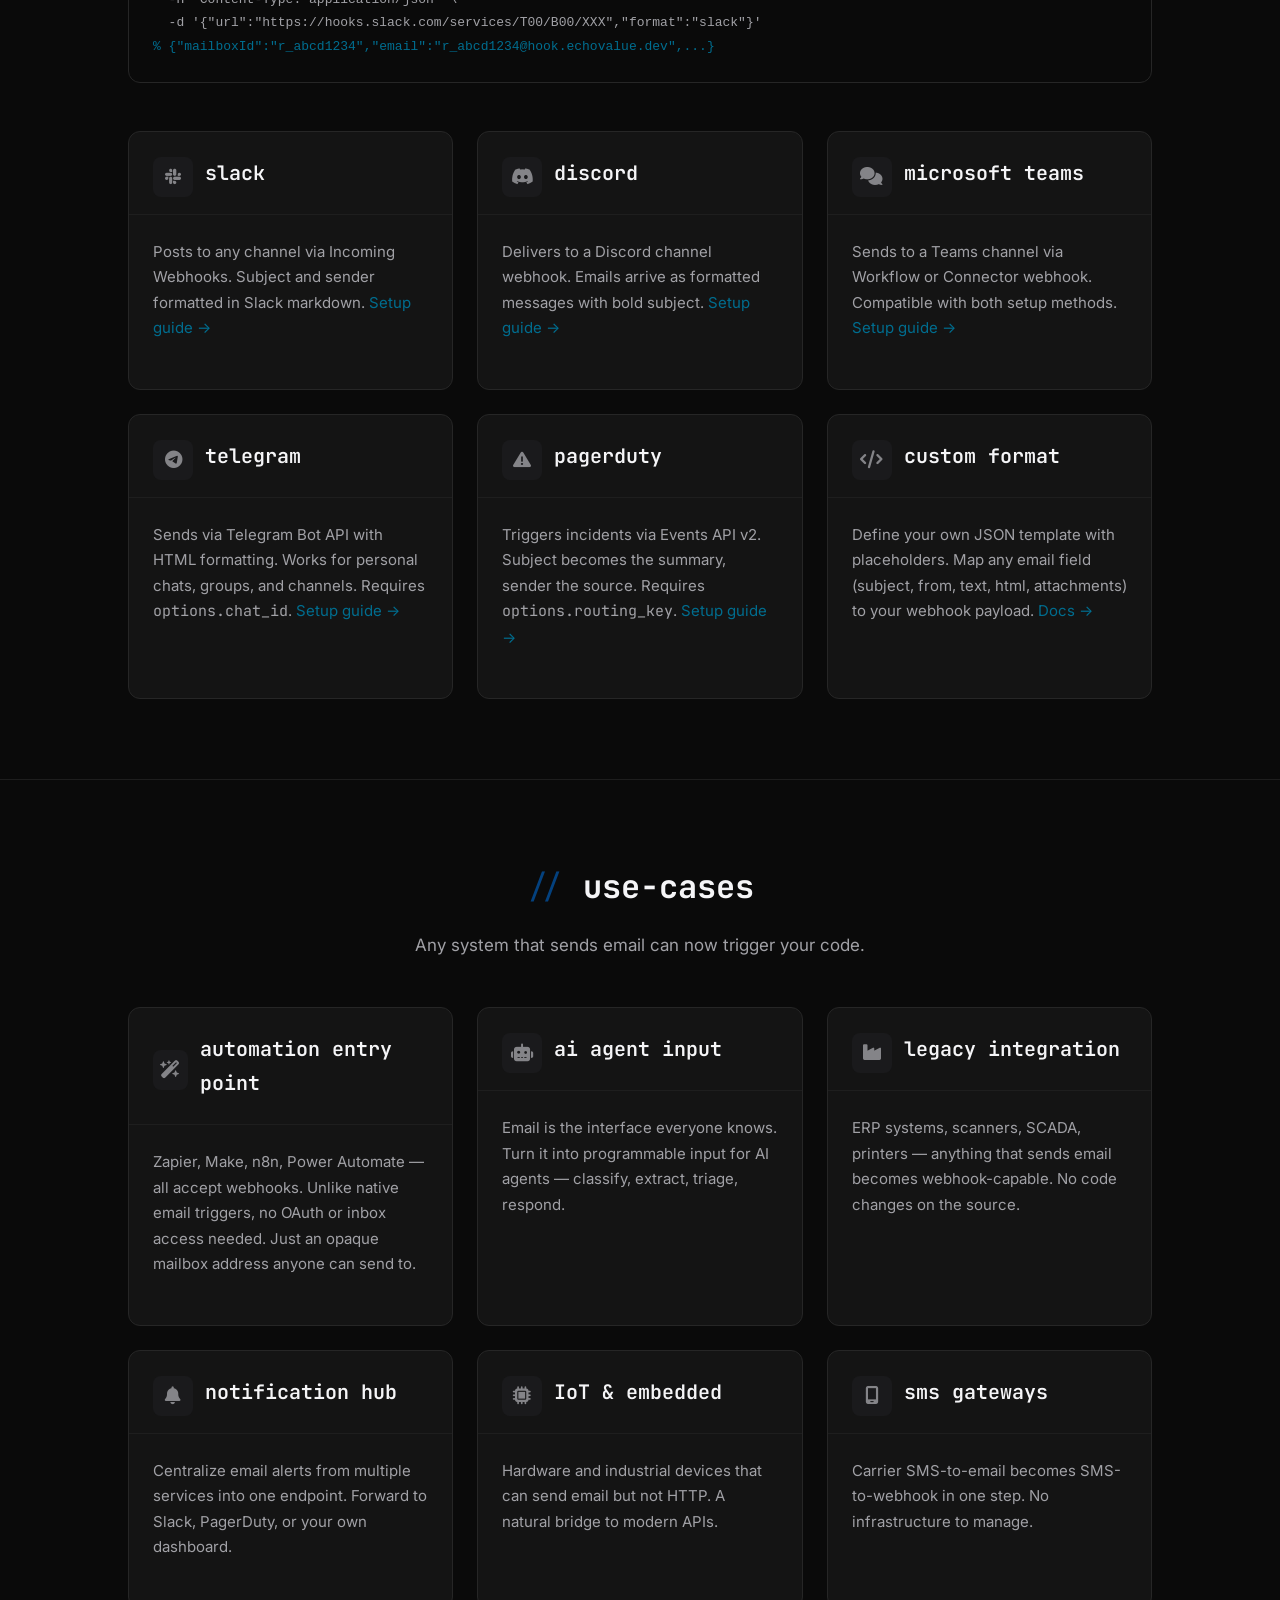
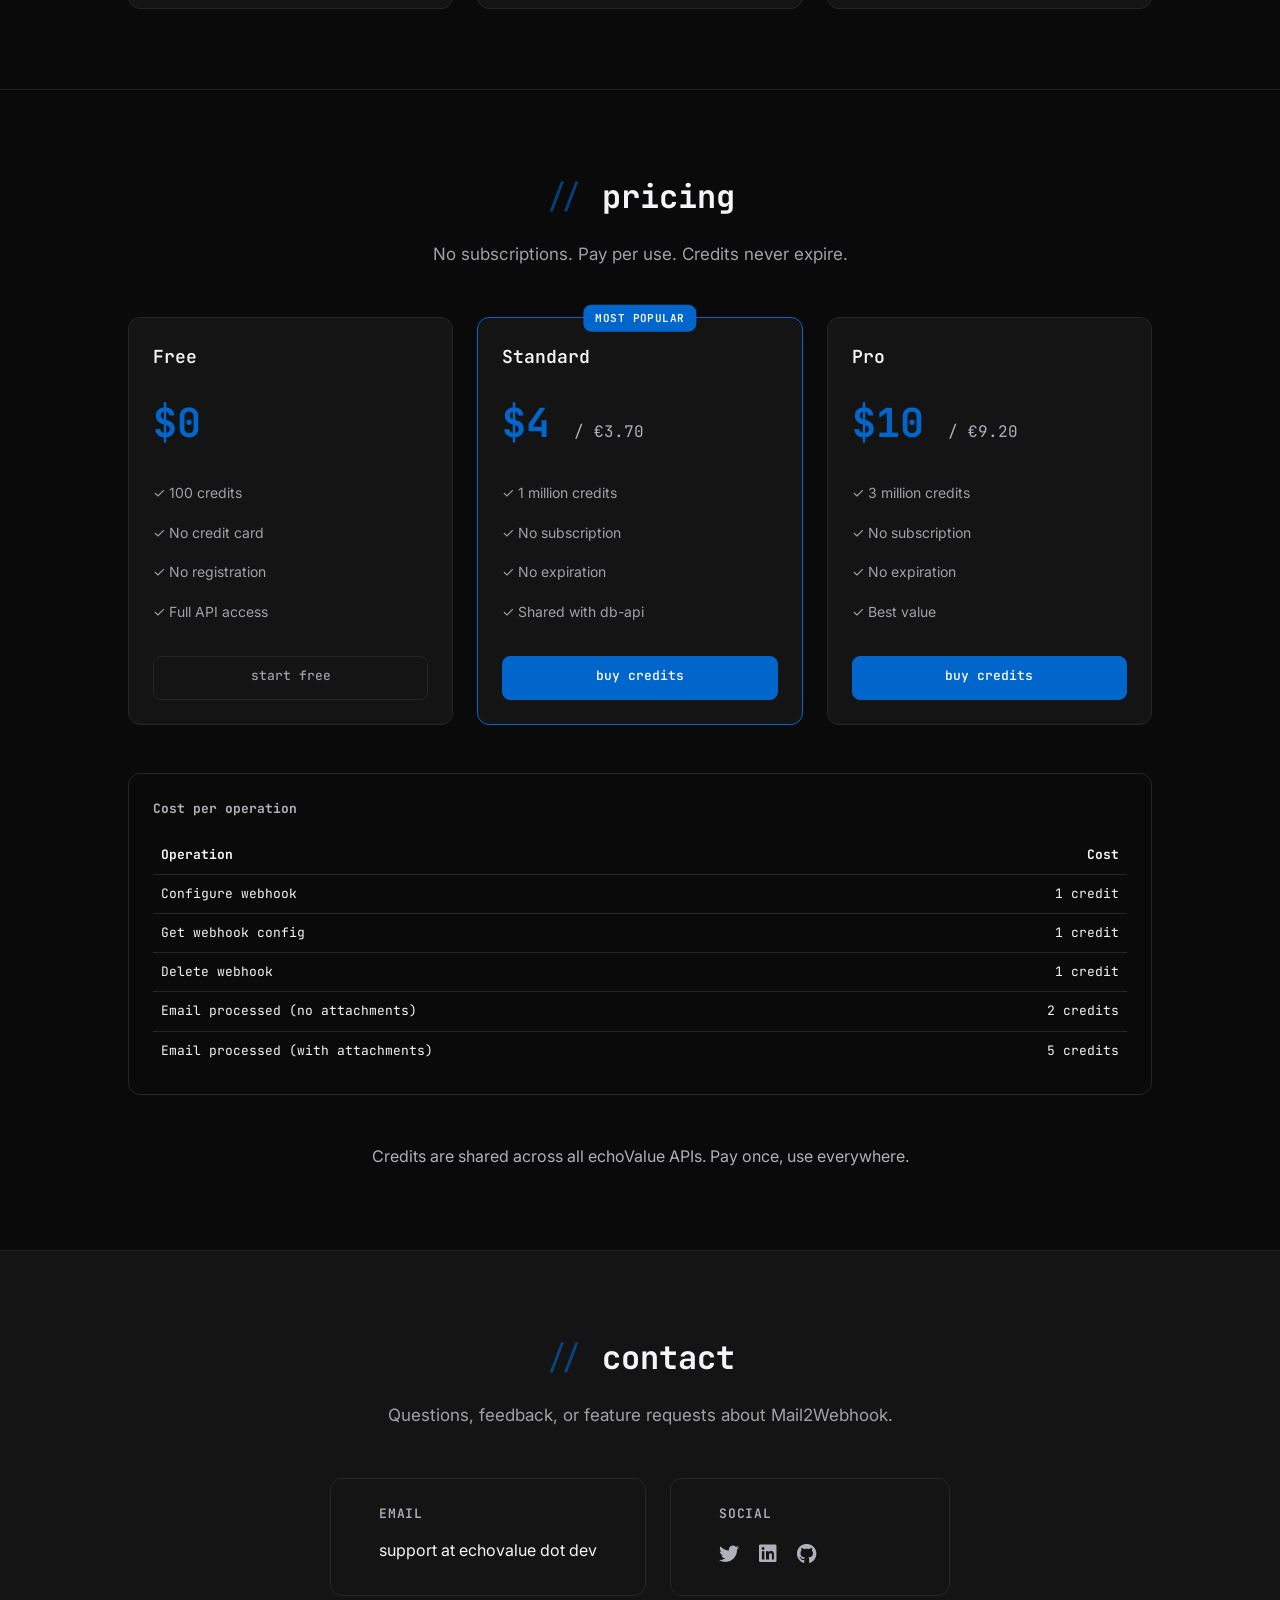
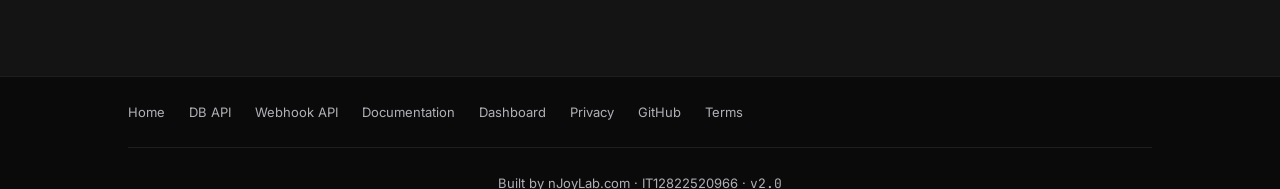
<file: mail2webhook/index.html>
<!DOCTYPE HTML>
<html lang="en">

<head>
	<meta charset="UTF-8">
	<meta http-equiv="X-UA-Compatible" content="IE=edge">
	<meta name="viewport" content="width=device-width, initial-scale=1.0">
	<title>echoValue Mail2Webhook - Email to Webhook Bridge</title>
	<meta name="description"
		content="Turn any email into an HTTP webhook. Each webhook gets an opaque mailbox address. Send an email, receive a POST request at your endpoint. No server setup required.">
	<meta name="author" content="Emiliano Saurin">
	<meta name="robots" content="noindex, follow">
	<link rel="canonical" href="https://www.echovalue.dev/webhook-api/">
	<link rel="preconnect" href="https://fonts.googleapis.com">
	<link rel="preconnect" href="https://fonts.gstatic.com" crossorigin>
	<link rel="preconnect" href="https://cdnjs.cloudflare.com" crossorigin>
	<link rel="stylesheet"
		href="https://fonts.googleapis.com/css2?family=Inter:wght@300;400;500;600;700&family=JetBrains+Mono:wght@400;500;600&display=swap">
	<link rel="icon" href="/favicon.svg" type="image/svg+xml">
	<link rel="apple-touch-icon" sizes="180x180" href="/apple-touch-icon.png">
	<link rel="icon" type="image/png" sizes="32x32" href="/favicon-32x32.png">
	<link rel="icon" type="image/png" sizes="16x16" href="/favicon-16x16.png">
	<link rel="icon" href="/favicon.ico">
	<link rel="manifest" href="/site.webmanifest">
	<!-- Open Graph / Facebook -->
	<meta property="og:type" content="website">
	<meta property="og:url" content="https://www.echovalue.dev/webhook-api/">
	<meta property="og:title" content="echoValue Mail2Webhook - Email to Webhook Bridge">
	<meta property="og:description"
		content="Turn any email into an HTTP webhook. Each webhook gets an opaque mailbox address. Send an email, receive a POST at your endpoint.">
	<meta property="og:image" content="https://www.echovalue.dev/images/echovalue-og.png">
	<meta property="og:image:width" content="1200">
	<meta property="og:image:height" content="630">
	<!-- Twitter -->
	<meta property="twitter:card" content="summary_large_image">
	<meta property="twitter:url" content="https://www.echovalue.dev/webhook-api/">
	<meta property="twitter:title" content="echoValue Mail2Webhook - Email to Webhook Bridge">
	<meta property="twitter:description"
		content="Turn any email into an HTTP webhook. Each webhook gets an opaque mailbox address. Send an email, receive a POST at your endpoint.">
	<meta property="twitter:image" content="https://www.echovalue.dev/images/echovalue-og.png">
	<link rel="stylesheet" href="../assets/css/dev-theme.css?v=14" />
	<link rel="stylesheet" href="https://cdnjs.cloudflare.com/ajax/libs/font-awesome/6.4.0/css/all.min.css"
		integrity="sha384-iw3OoTErCYJJB9mCa8LNS2hbsQ7M3C0EpIsO/H5+EGAkPGc6rk+V8i04oW/K5xq0" crossorigin="anonymous">
	<!-- Structured Data -->
	<script type="application/ld+json">
	{
		"@context": "https://schema.org",
		"@type": "SoftwareApplication",
		"name": "echoValue Mail2Webhook",
		"applicationCategory": "DeveloperApplication",
		"operatingSystem": "Web",
		"url": "https://www.echovalue.dev/webhook-api/",
		"description": "Email-to-webhook bridge. Each webhook gets an opaque mailbox address. Send an email, receive an HTTP POST at your endpoint.",
		"publisher": {
			"@type": "Organization",
			"name": "echoValue",
			"url": "https://www.echovalue.dev/"
		},
		"featureList": [
			"Opaque mailbox address",
			"Full JSON payload",
			"Native formats: Slack, Discord, Teams, Telegram, PagerDuty",
			"Custom payload mappers",
			"Signed webhook delivery",
			"Attachment download URLs"
		],
		"offers": [
			{
				"@type": "Offer",
				"name": "Free",
				"price": "0",
				"priceCurrency": "USD",
				"description": "100 credits, no credit card, no registration"
			},
			{
				"@type": "Offer",
				"name": "Standard",
				"price": "4",
				"priceCurrency": "USD",
				"description": "1 million credits, no subscription, credits never expire"
			},
			{
				"@type": "Offer",
				"name": "Pro",
				"price": "10",
				"priceCurrency": "USD",
				"description": "3 million credits, no subscription, credits never expire"
			}
		]
	}
	</script>
</head>

<body>

	<a href="#main" class="skip-link">Skip to content</a>

	<!-- Navigation -->
	<nav class="navbar">
		<div class="container">
			<a href="/" class="navbar-brand">
				echoValue Mail2Webhook
			</a>
			<button class="theme-toggle" aria-label="Toggle theme">
				<i class="fa-solid fa-moon"></i>
				<i class="fa-solid fa-sun"></i>
			</button>
			<button class="navbar-toggle" aria-label="Toggle navigation" aria-expanded="false" aria-controls="navbar-nav">
				<span></span>
				<span></span>
				<span></span>
			</button>
			<ul class="navbar-nav" id="navbar-nav">
				<li><a href="#how-it-works">How It Works</a></li>
				<li><a href="#use-cases">Use Cases</a></li>
				<li><a href="#payload">Payload</a></li>
				<li><a href="#formats">Formats</a></li>
				<li><a href="#pricing">Pricing</a></li>
				<li><a href="https://docs.echovalue.dev/webhook/" target="_blank" rel="noopener noreferrer">API Reference</a></li>
				<li><a href="https://docs.echovalue.dev" target="_blank" rel="noopener noreferrer">Documentation</a></li>
				<li><a href="https://dash.echovalue.dev" class="navbar-cta" target="_blank" rel="noopener noreferrer">Dashboard</a></li>
			</ul>
		</div>
	</nav>

	<main id="main">

	<!-- Hero Section -->
	<section class="hero compact">
		<div class="container">
			<h1><span class="mono">mail</span>2webhook</h1>
			<p>
				Email → Webhook. Every webhook gets an opaque mailbox address.<br />
				Send an email, receive an <span class="text-mono">HTTP POST</span> on your endpoint.
			</p>
			<div class="code-block">
				<code><span class="code-comment"># Native formats: Slack, Discord, Teams, Telegram, PagerDuty</span><br />
<span class="code-comment"># + custom mappers — define your own field transformations</span></code>
			</div>
			<div class="hero-actions mt-3">
				<a href="https://docs.echovalue.dev/webhook/" class="btn btn-primary" target="_blank" rel="noopener noreferrer">api reference →</a>
				<a href="https://dash.echovalue.dev" class="btn btn-secondary" target="_blank" rel="noopener noreferrer">open dashboard ↗</a>
			</div>
		</div>
	</section>

	<!-- How it works -->
	<section id="how-it-works" class="section no-border">
		<div class="container">
			<div class="section-header">
				<h2>how-it-works</h2>
				<p>Three steps, no server, and no MX records to touch.</p>
			</div>

			<div class="code-block">
				<span class="code-comment"># 1. Configure your webhook endpoint (once)</span><br />
				curl 'https://api.echovalue.dev/webhook' \<br />
				&nbsp;&nbsp;-H 'x-token: mytoken' \<br />
				&nbsp;&nbsp;-H 'content-type: application/json' \<br />
				&nbsp;&nbsp;-d '{"url":"https://myapp.example.com/hooks/email"}'<br />
				<span class="code-output">%
					{"mailboxId":"r_abcd1234","email":"r_abcd1234@hook.echovalue.dev",...}</span><br /><br />
				<span class="code-comment"># 2. Send an email and watch the POST arrive</span><br />
				<span class="code-string">r_abcd1234</span>@hook.echovalue.dev<br />
			</div>

			<div class="projects-grid">
				<div class="project-card">
					<div class="project-card-header">
						<span class="project-card-icon"><i class="fa-solid fa-envelope"></i></span>
						<h3>1. get your address</h3>
					</div>
					<div class="project-card-content">
						<p>Request a token, configure your webhook, and use the returned mailbox address <span
								class="text-mono">&lt;mailboxId&gt;@hook.echovalue.dev</span>.</p>
					</div>
				</div>
				<div class="project-card">
					<div class="project-card-header">
						<span class="project-card-icon"><i class="fa-solid fa-gear"></i></span>
						<h3>2. configure endpoint</h3>
					</div>
					<div class="project-card-content">
						<p>Set your webhook URL once via the API. All incoming emails will POST there.</p>
					</div>
				</div>
				<div class="project-card">
					<div class="project-card-header">
						<span class="project-card-icon"><i class="fa-solid fa-bolt"></i></span>
						<h3>3. receive events</h3>
					</div>
					<div class="project-card-content">
						<p>Every email triggers an HTTP POST to your endpoint with the full message as JSON.</p>
					</div>
				</div>
			</div>
		</div>
	</section>

	<!-- Payload Section -->
	<section id="payload" class="section">
		<div class="container">
			<div class="section-header">
				<h2>payload</h2>
				<p>What arrives at your webhook endpoint.</p>
			</div>

			<div class="code-block">
				<code>{<br />
&nbsp;&nbsp;<span class="code-string">"externalMessageId"</span>: <span class="code-string">"&lt;CA+abc123@mail.gmail.com&gt;"</span>,<br />
&nbsp;&nbsp;<span class="code-string">"receivedAt"</span>: <span class="code-string">"2026-04-04T09:21:35.218Z"</span>,<br />
&nbsp;&nbsp;<span class="code-string">"from"</span>: { <span class="code-string">"email"</span>: <span class="code-string">"john@gmail.com"</span>, <span class="code-string">"name"</span>: <span class="code-string">"John Snow"</span> },<br />
&nbsp;&nbsp;<span class="code-string">"to"</span>: [{ <span class="code-string">"email"</span>: <span class="code-string">"r_abcd1234@hook.echovalue.dev"</span>, <span class="code-string">"name"</span>: <span class="code-string">"Support Inbox"</span> }],<br />
&nbsp;&nbsp;<span class="code-string">"cc"</span>: [{ <span class="code-string">"email"</span>: <span class="code-string">"jane@gmail.com"</span>, <span class="code-string">"name"</span>: <span class="code-string">"Jane Doe"</span> }],<br />
&nbsp;&nbsp;<span class="code-string">"subject"</span>: <span class="code-string">"Alert: Server down"</span>,<br />
&nbsp;&nbsp;<span class="code-string">"text"</span>: <span class="code-string">"Server #3 is not responding"</span>,<br />
&nbsp;&nbsp;<span class="code-string">"html"</span>: <span class="code-string">"&lt;div&gt;Server #3 is not responding&lt;/div&gt;"</span>,<br />
&nbsp;&nbsp;<span class="code-string">"headers"</span>: { <span class="code-comment">/* raw email headers */</span> },<br />
&nbsp;&nbsp;<span class="code-string">"attachments"</span>: [<br />
&nbsp;&nbsp;&nbsp;&nbsp;{<br />
&nbsp;&nbsp;&nbsp;&nbsp;&nbsp;&nbsp;<span class="code-string">"filename"</span>: <span class="code-string">"attachment.pdf"</span>,<br />
&nbsp;&nbsp;&nbsp;&nbsp;&nbsp;&nbsp;<span class="code-string">"contentType"</span>: <span class="code-string">"application/pdf"</span>,<br />
&nbsp;&nbsp;&nbsp;&nbsp;&nbsp;&nbsp;<span class="code-string">"size"</span>: <span class="code-value">33380</span>,<br />
&nbsp;&nbsp;&nbsp;&nbsp;&nbsp;&nbsp;<span class="code-string">"downloadUrl"</span>: <span class="code-string">"&lt;presigned_url&gt;"</span>,<br />
&nbsp;&nbsp;&nbsp;&nbsp;&nbsp;&nbsp;<span class="code-string">"downloadUrlExpiresAt"</span>: <span class="code-string">"2026-04-04T09:26:35.218Z"</span><br />
&nbsp;&nbsp;&nbsp;&nbsp;}<br />
&nbsp;&nbsp;],<br />
&nbsp;&nbsp;<span class="code-string">"provider"</span>: <span class="code-string">"mail"</span>,<br />
&nbsp;&nbsp;<span class="code-string">"url"</span>: <span class="code-string">"https://hook.echovalue.dev/r_abcd1234"</span><br />
}</code>
			</div>

			<div class="projects-grid">
				<div class="project-card">
					<div class="project-card-header">
						<span class="project-card-icon"><i class="fa-solid fa-user"></i></span>
						<h3>from / to</h3>
					</div>
					<div class="project-card-content">
						<p>Sender as an object and recipients as arrays with <span class="text-mono">email</span> and <span
								class="text-mono">name</span>. Use <span class="text-mono">from.email</span> to filter,
							route, or allow-list traffic in your handler.</p>
					</div>
				</div>
				<div class="project-card">
					<div class="project-card-header">
						<span class="project-card-icon"><i class="fa-solid fa-tag"></i></span>
						<h3>subject</h3>
					</div>
					<div class="project-card-content">
						<p>Great for routing: treat it as an event type or command keyword.</p>
					</div>
				</div>
				<div class="project-card">
					<div class="project-card-header">
						<span class="project-card-icon"><i class="fa-solid fa-align-left"></i></span>
						<h3>text / html</h3>
					</div>
					<div class="project-card-content">
						<p>Email body in plain text and HTML. Parse, store, or forward whichever you need.
						</p>
					</div>
				</div>
				<div class="project-card">
					<div class="project-card-header">
						<span class="project-card-icon"><i class="fa-solid fa-paperclip"></i></span>
						<h3>attachments</h3>
					</div>
					<div class="project-card-content">
						<p>Each attachment includes a short-lived <span class="text-mono">downloadUrl</span> (60 min
							TTL), filename, content type, and size in bytes. Max attachment size: <span
								class="text-mono">20 MB</span>.</p>
					</div>
				</div>
			</div>
		</div>
	</section>

	<!-- Native Formats Section -->
	<section id="formats" class="section">
		<div class="container">
			<div class="section-header">
				<h2>native-formats</h2>
				<p>Set <span class="text-mono">format</span> once. No payload handling on your end.</p>
			</div>

			<div class="code-block">
				<code><span class="code-comment"># Forward emails directly to Slack</span><br />
curl 'https://api.echovalue.dev/webhook' \<br />
&nbsp;&nbsp;-H 'x-token: mytoken' \<br />
&nbsp;&nbsp;-H 'Content-Type: application/json' \<br />
&nbsp;&nbsp;-d '{"url":"https://hooks.slack.com/services/T00/B00/XXX","format":"slack"}'<br />
<span class="code-output">% {"mailboxId":"r_abcd1234","email":"r_abcd1234@hook.echovalue.dev",...}</span></code>
			</div>

			<div class="projects-grid">
				<div class="project-card">
					<div class="project-card-header">
						<span class="project-card-icon"><i class="fa-brands fa-slack"></i></span>
						<h3>slack</h3>
					</div>
					<div class="project-card-content">
						<p>Posts to any channel via Incoming Webhooks. Subject and sender formatted in Slack markdown.
							<a href="https://docs.echovalue.dev/webhook/formats/slack/" target="_blank" rel="noopener noreferrer">Setup guide →</a>
						</p>
					</div>
				</div>
				<div class="project-card">
					<div class="project-card-header">
						<span class="project-card-icon"><i class="fa-brands fa-discord"></i></span>
						<h3>discord</h3>
					</div>
					<div class="project-card-content">
						<p>Delivers to a Discord channel webhook. Emails arrive as formatted messages with bold subject.
							<a href="https://docs.echovalue.dev/webhook/formats/discord/" target="_blank" rel="noopener noreferrer">Setup guide →</a>
						</p>
					</div>
				</div>
				<div class="project-card">
					<div class="project-card-header">
						<span class="project-card-icon"><i class="fa-solid fa-comments"></i></span>
						<h3>microsoft teams</h3>
					</div>
					<div class="project-card-content">
						<p>Sends to a Teams channel via Workflow or Connector webhook. Compatible with both setup
							methods. <a href="https://docs.echovalue.dev/webhook/formats/teams/" target="_blank" rel="noopener noreferrer">Setup guide →</a></p>
					</div>
				</div>
				<div class="project-card">
					<div class="project-card-header">
						<span class="project-card-icon"><i class="fa-brands fa-telegram"></i></span>
						<h3>telegram</h3>
					</div>
					<div class="project-card-content">
						<p>Sends via Telegram Bot API with HTML formatting. Works for personal chats, groups, and
							channels. Requires <span class="text-mono">options.chat_id</span>. <a href="https://docs.echovalue.dev/webhook/formats/telegram/" target="_blank" rel="noopener noreferrer">Setup guide →</a></p>
					</div>
				</div>
				<div class="project-card">
					<div class="project-card-header">
						<span class="project-card-icon"><i class="fa-solid fa-triangle-exclamation"></i></span>
						<h3>pagerduty</h3>
					</div>
					<div class="project-card-content">
						<p>Triggers incidents via Events API v2. Subject becomes the summary, sender the source.
							Requires <span class="text-mono">options.routing_key</span>. <a href="https://docs.echovalue.dev/webhook/formats/pagerduty/" target="_blank" rel="noopener noreferrer">Setup guide →</a></p>
					</div>
				</div>
				<div class="project-card">
					<div class="project-card-header">
						<span class="project-card-icon"><i class="fa-solid fa-code"></i></span>
						<h3>custom format</h3>
					</div>
					<div class="project-card-content">
						<p>Define your own JSON template with placeholders. Map any email field (subject, from, text,
							html, attachments) to your webhook payload. <a href="https://docs.echovalue.dev/webhook/formats/custom/" target="_blank" rel="noopener noreferrer">Docs →</a></p>
					</div>
				</div>
			</div>
		</div>
	</section>

	<!-- Use Cases Section -->
	<section id="use-cases" class="section">
		<div class="container">
			<div class="section-header">
				<h2>use-cases</h2>
				<p>Any system that sends email can now trigger your code.</p>
			</div>

			<div class="projects-grid">
				<div class="project-card">
					<div class="project-card-header">
						<span class="project-card-icon"><i class="fa-solid fa-wand-magic-sparkles"></i></span>
						<h3>automation entry point</h3>
					</div>
					<div class="project-card-content">
						<p>Zapier, Make, n8n, Power Automate — all accept webhooks. Unlike native email triggers, no
							OAuth or inbox access needed. Just an opaque mailbox address anyone can send to.</p>
					</div>
				</div>
				<div class="project-card">
					<div class="project-card-header">
						<span class="project-card-icon"><i class="fa-solid fa-robot"></i></span>
						<h3>ai agent input</h3>
					</div>
					<div class="project-card-content">
						<p>Email is the interface everyone knows. Turn it into programmable input for AI agents —
							classify, extract, triage, respond.</p>
					</div>
				</div>
				<div class="project-card">
					<div class="project-card-header">
						<span class="project-card-icon"><i class="fa-solid fa-industry"></i></span>
						<h3>legacy integration</h3>
					</div>
					<div class="project-card-content">
						<p>ERP systems, scanners, SCADA, printers — anything that sends email becomes webhook-capable.
							No code changes on the source.</p>
					</div>
				</div>
				<div class="project-card">
					<div class="project-card-header">
						<span class="project-card-icon"><i class="fa-solid fa-bell"></i></span>
						<h3>notification hub</h3>
					</div>
					<div class="project-card-content">
						<p>Centralize email alerts from multiple services into one endpoint. Forward to Slack,
							PagerDuty, or your own dashboard.</p>
					</div>
				</div>
				<div class="project-card">
					<div class="project-card-header">
						<span class="project-card-icon"><i class="fa-solid fa-microchip"></i></span>
						<h3>IoT &amp; embedded</h3>
					</div>
					<div class="project-card-content">
						<p>Hardware and industrial devices that can send email but not HTTP. A natural bridge to modern
							APIs.</p>
					</div>
				</div>
				<div class="project-card">
					<div class="project-card-header">
						<span class="project-card-icon"><i class="fa-solid fa-mobile-screen"></i></span>
						<h3>sms gateways</h3>
					</div>
					<div class="project-card-content">
						<p>Carrier SMS-to-email becomes SMS-to-webhook in one step. No infrastructure to manage.</p>
					</div>
				</div>
			</div>
		</div>
	</section>

	<!-- Pricing Section -->
	<section id="pricing" class="section">
		<div class="container">
			<div class="section-header">
				<h2>pricing</h2>
				<p>No subscriptions. Pay per use. Credits never expire.</p>
			</div>

			<div class="pricing-grid">
				<div class="pricing-card">
					<h3>Free</h3>
					<div class="price">$0</div>
					<ul>
						<li>✓ 100 credits</li>
						<li>✓ No credit card</li>
						<li>✓ No registration</li>
						<li>✓ Full API access</li>
					</ul>
					<a href="https://dash.echovalue.dev" class="btn btn-secondary btn-block" target="_blank" rel="noopener noreferrer">start
						free</a>
				</div>

				<div class="pricing-card featured">
					<h3>Standard</h3>
					<div class="price">$4 <small>/ €3.70</small></div>
					<ul>
						<li>✓ 1 million credits</li>
						<li>✓ No subscription</li>
						<li>✓ No expiration</li>
						<li>✓ Shared with db-api</li>
					</ul>
					<a href="https://docs.echovalue.dev/token/recharge/" class="btn btn-primary btn-block" target="_blank" rel="noopener noreferrer">buy
						credits</a>
				</div>

				<div class="pricing-card">
					<h3>Pro</h3>
					<div class="price">$10 <small>/ €9.20</small></div>
					<ul>
						<li>✓ 3 million credits</li>
						<li>✓ No subscription</li>
						<li>✓ No expiration</li>
						<li>✓ Best value</li>
					</ul>
					<a href="https://docs.echovalue.dev/token/recharge/" class="btn btn-primary btn-block" target="_blank" rel="noopener noreferrer">buy
						credits</a>
				</div>
			</div>

			<div class="code-block mt-4">
				<h4 class="cost-table-title">Cost per operation</h4>
				<table class="cost-table">
					<thead>
						<tr>
							<th>Operation</th>
							<th>Cost</th>
						</tr>
					</thead>
					<tbody>
						<tr>
							<td>Configure webhook</td>
							<td>1 credit</td>
						</tr>
						<tr>
							<td>Get webhook config</td>
							<td>1 credit</td>
						</tr>
						<tr>
							<td>Delete webhook</td>
							<td>1 credit</td>
						</tr>
						<tr>
							<td>Email processed (no attachments)</td>
							<td>2 credits</td>
						</tr>
						<tr>
							<td>Email processed (with attachments)</td>
							<td>5 credits</td>
						</tr>
					</tbody>
				</table>
			</div>

			<p class="text-center mt-4 text-muted">
				Credits are shared across all echoValue APIs. Pay once, use everywhere.
			</p>
		</div>
	</section>

	<!-- Contact Section -->
	<section id="contact" class="section bg-light">
		<div class="container">
			<div class="section-header">
				<h2>contact</h2>
				<p>Questions, feedback, or feature requests about Mail2Webhook.</p>
			</div>

			<div class="contact-info">
				<div class="contact-item">
					<h3>Email</h3>
					support at echovalue dot dev
				</div>
				<div class="contact-item">
					<h3>Social</h3>
					<div class="social-links">
						<a href="https://twitter.com/emln_" aria-label="Twitter" target="_blank" rel="noopener noreferrer">
							<i class="fab fa-twitter"></i>
						</a>
						<a href="https://www.linkedin.com/in/emlns/" aria-label="LinkedIn" target="_blank" rel="noopener noreferrer">
							<i class="fab fa-linkedin"></i>
						</a>
						<a href="https://github.com/njoylab" aria-label="GitHub" target="_blank" rel="noopener noreferrer">
							<i class="fab fa-github"></i>
						</a>
					</div>
				</div>
			</div>
		</div>
	</section>

	</main>

	<!-- Footer -->
	<footer class="footer">
		<div class="container">
			<div class="footer-content">
				<ul class="footer-links">
					<li><a href="/">Home</a></li>
					<li><a href="/db-api/">DB API</a></li>
					<li><a href="/webhook-api/">Webhook API</a></li>
					<li><a href="https://docs.echovalue.dev" target="_blank" rel="noopener noreferrer">Documentation</a></li>
					<li><a href="https://dash.echovalue.dev" target="_blank" rel="noopener noreferrer">Dashboard</a></li>
					<li><a href="/privacy">Privacy</a></li>
					<li><a href="https://github.com/njoylab" target="_blank" rel="noopener noreferrer">GitHub</a></li>
					<li><a href="/toc">Terms</a></li>
				</ul>
			</div>
			<div class="footer-bottom">
				<p>
					Built by <a href="https://www.njoylab.com" target="_blank" rel="noopener noreferrer">nJoyLab.com</a> ·
					IT12822520966 · <span class="text-mono">v2.0</span>
				</p>
			</div>
		</div>
	</footer>
	<script src="../assets/js/nav-toggle.js?v=2"></script>
	<script src="../assets/js/theme-toggle.js?v=1"></script>
</body>

</html>
</file>
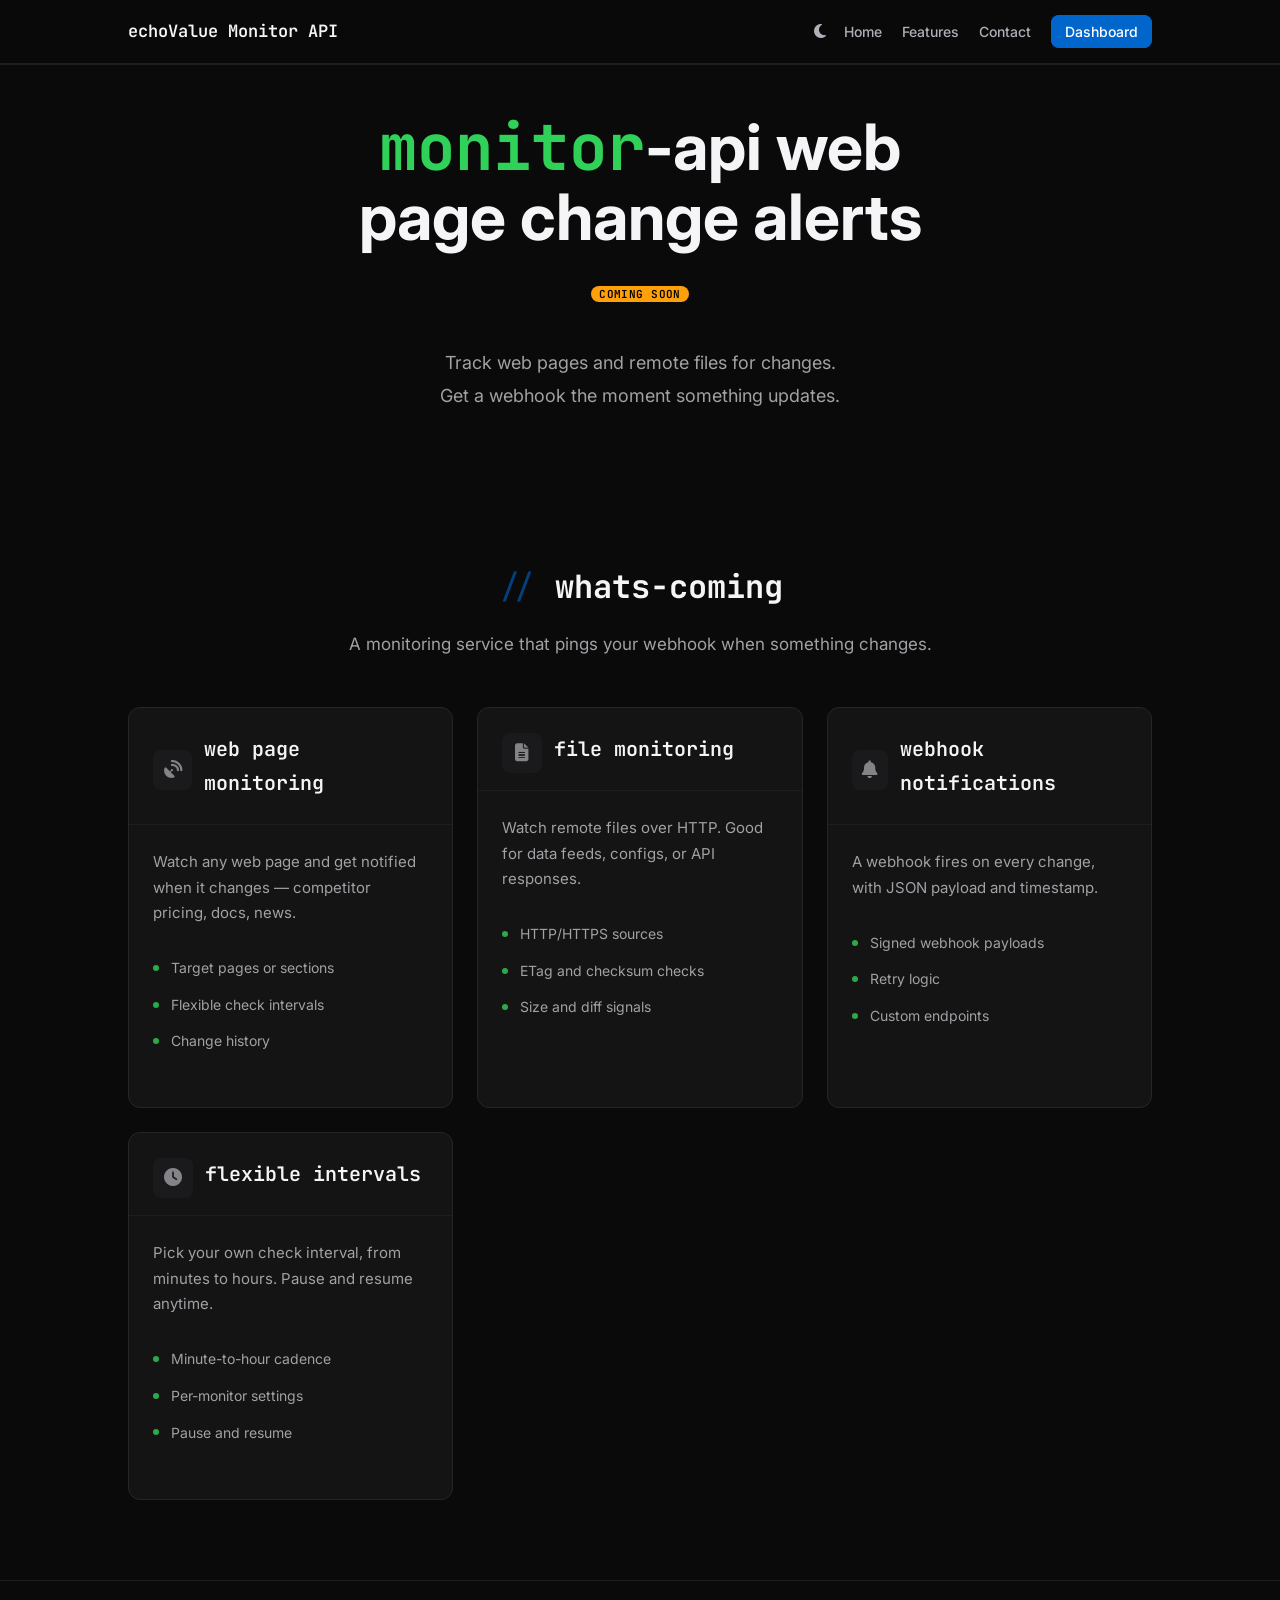
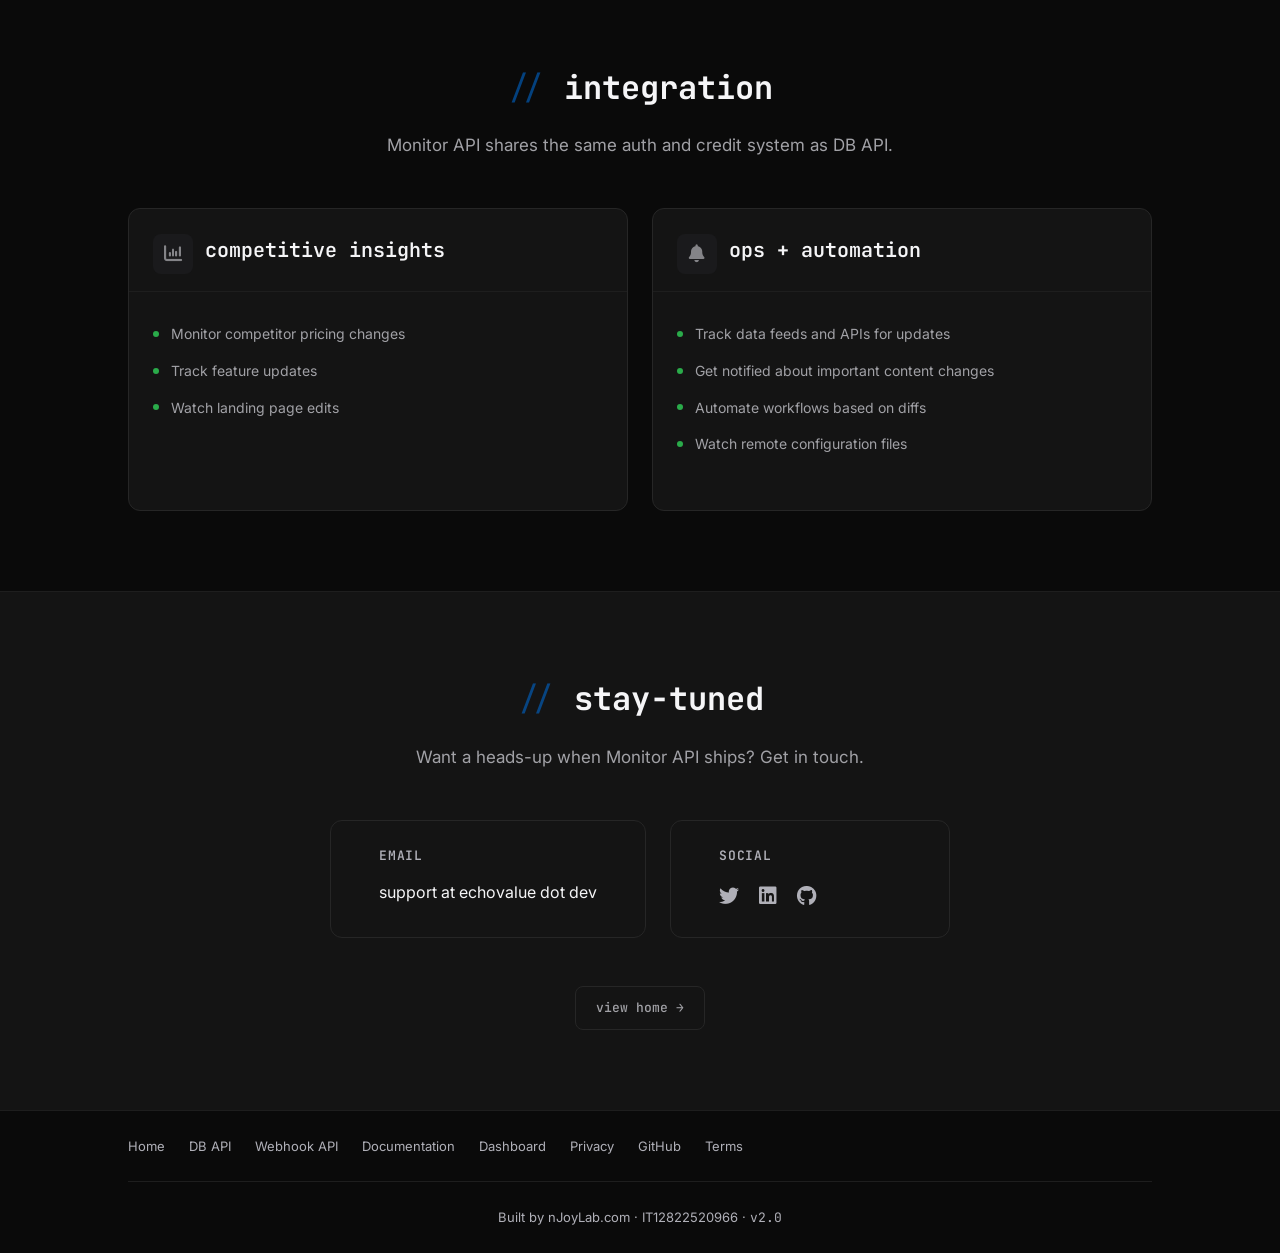
<file: monitor-api/index.html>
<!DOCTYPE HTML>
<html lang="en">

<head>
	<meta charset="UTF-8">
	<meta http-equiv="X-UA-Compatible" content="IE=edge">
	<meta name="viewport" content="width=device-width, initial-scale=1.0">
	<title>echoValue Monitor API - Coming Soon</title>
	<meta name="description"
		content="Monitor web pages and remote files for changes. Get webhook notifications when content updates.">
	<meta name="author" content="Emiliano Saurin">
	<meta name="robots" content="noindex, follow">
	<link rel="canonical" href="https://www.echovalue.dev/monitor-api/">
	<link rel="preconnect" href="https://fonts.googleapis.com">
	<link rel="preconnect" href="https://fonts.gstatic.com" crossorigin>
	<link rel="preconnect" href="https://cdnjs.cloudflare.com" crossorigin>
	<link rel="stylesheet"
		href="https://fonts.googleapis.com/css2?family=Inter:wght@300;400;500;600;700&family=JetBrains+Mono:wght@400;500;600&display=swap">
	<link rel="icon" href="/favicon.svg" type="image/svg+xml">
	<link rel="apple-touch-icon" sizes="180x180" href="/apple-touch-icon.png">
	<link rel="icon" type="image/png" sizes="32x32" href="/favicon-32x32.png">
	<link rel="icon" type="image/png" sizes="16x16" href="/favicon-16x16.png">
	<link rel="icon" href="/favicon.ico">
	<link rel="manifest" href="/site.webmanifest">
	<!-- Open Graph / Facebook -->
	<meta property="og:type" content="website">
	<meta property="og:url" content="https://www.echovalue.dev/monitor-api/">
	<meta property="og:title" content="echoValue Monitor API - Coming Soon">
	<meta property="og:description" content="Monitor web pages and remote files for changes. Get webhook notifications when content updates.">
	<meta property="og:image" content="https://www.echovalue.dev/images/echovalue-og.png">
	<meta property="og:image:width" content="1200">
	<meta property="og:image:height" content="630">
	<!-- Twitter -->
	<meta property="twitter:card" content="summary_large_image">
	<meta property="twitter:url" content="https://www.echovalue.dev/monitor-api/">
	<meta property="twitter:title" content="echoValue Monitor API - Coming Soon">
	<meta property="twitter:description" content="Monitor web pages and remote files for changes. Get webhook notifications when content updates.">
	<meta property="twitter:image" content="https://www.echovalue.dev/images/echovalue-og.png">
	<link rel="stylesheet" href="../assets/css/dev-theme.css?v=14" />
	<link rel="stylesheet" href="https://cdnjs.cloudflare.com/ajax/libs/font-awesome/6.4.0/css/all.min.css"
		integrity="sha384-iw3OoTErCYJJB9mCa8LNS2hbsQ7M3C0EpIsO/H5+EGAkPGc6rk+V8i04oW/K5xq0" crossorigin="anonymous">
</head>

<body>

	<a href="#main" class="skip-link">Skip to content</a>

	<!-- Navigation -->
	<nav class="navbar">
		<div class="container">
			<a href="/" class="navbar-brand">
				echoValue Monitor API
			</a>
			<button class="theme-toggle" aria-label="Toggle theme">
				<i class="fa-solid fa-moon"></i>
				<i class="fa-solid fa-sun"></i>
			</button>
			<button class="navbar-toggle" aria-label="Toggle navigation" aria-expanded="false" aria-controls="navbar-nav">
				<span></span>
				<span></span>
				<span></span>
			</button>
			<ul class="navbar-nav" id="navbar-nav">
				<li><a href="/">Home</a></li>
				<li><a href="#features">Features</a></li>
				<li><a href="#contact">Contact</a></li>
				<li><a href="https://dash.echovalue.dev" class="navbar-cta" target="_blank" rel="noopener noreferrer">Dashboard</a></li>
			</ul>
		</div>
	</nav>

	<main id="main">

	<!-- Hero Section -->
	<section class="hero compact">
		<div class="container">
			<h1><span class="mono">monitor</span>-api web page change alerts <span class="badge">Coming Soon</span></h1>
			<p>
				Track web pages and remote files for changes.<br />
				Get a webhook the moment something updates.
			</p>
		</div>
	</section>

	<!-- Features Section -->
	<section id="features" class="section no-border">
		<div class="container">
			<div class="section-header">
				<h2>whats-coming</h2>
				<p>A monitoring service that pings your webhook when something changes.</p>
			</div>

			<div class="projects-grid">
				<article class="project-card">
					<div class="project-card-header">
<span class="project-card-icon"><i class="fa-solid fa-satellite-dish"></i></span>
						<h3>web page monitoring</h3>
					</div>
					<div class="project-card-content">
						<p>Watch any web page and get notified when it changes — competitor pricing, docs, news.</p>
						<ul class="project-features">
							<li>Target pages or sections</li>
							<li>Flexible check intervals</li>
							<li>Change history</li>
						</ul>
					</div>
				</article>
				<article class="project-card">
					<div class="project-card-header">
						<span class="project-card-icon"><i class="fa-solid fa-file-lines"></i></span>
						<h3>file monitoring</h3>
					</div>
					<div class="project-card-content">
						<p>Watch remote files over HTTP. Good for data feeds, configs, or API responses.</p>
						<ul class="project-features">
							<li>HTTP/HTTPS sources</li>
							<li>ETag and checksum checks</li>
							<li>Size and diff signals</li>
						</ul>
					</div>
				</article>
				<article class="project-card">
					<div class="project-card-header">
<span class="project-card-icon"><i class="fa-solid fa-bell"></i></span>
						<h3>webhook notifications</h3>
					</div>
					<div class="project-card-content">
						<p>A webhook fires on every change, with JSON payload and timestamp.</p>
						<ul class="project-features">
							<li>Signed webhook payloads</li>
							<li>Retry logic</li>
							<li>Custom endpoints</li>
						</ul>
					</div>
				</article>
				<article class="project-card">
					<div class="project-card-header">
						<span class="project-card-icon"><i class="fa-solid fa-clock"></i></span>
						<h3>flexible intervals</h3>
					</div>
					<div class="project-card-content">
						<p>Pick your own check interval, from minutes to hours. Pause and resume anytime.</p>
						<ul class="project-features">
							<li>Minute-to-hour cadence</li>
							<li>Per-monitor settings</li>
							<li>Pause and resume</li>
						</ul>
					</div>
				</article>
			</div>
		</div>
	</section>

	<!-- Integration Section -->
	<section class="section">
			<div class="container">
				<div class="section-header">
					<h2>integration</h2>
					<p>Monitor API shares the same auth and credit system as DB API.</p>
				</div>

				<div class="projects-grid">
					<article class="project-card">
						<div class="project-card-header">
							<span class="project-card-icon"><i class="fa-solid fa-chart-column"></i></span>
							<h3>competitive insights</h3>
						</div>
						<div class="project-card-content">
							<ul class="project-features">
								<li>Monitor competitor pricing changes</li>
								<li>Track feature updates</li>
								<li>Watch landing page edits</li>
							</ul>
						</div>
					</article>
					<article class="project-card">
						<div class="project-card-header">
<span class="project-card-icon"><i class="fa-solid fa-bell"></i></span>
						<h3>ops + automation</h3>
						</div>
						<div class="project-card-content">
							<ul class="project-features">
								<li>Track data feeds and APIs for updates</li>
								<li>Get notified about important content changes</li>
								<li>Automate workflows based on diffs</li>
								<li>Watch remote configuration files</li>
							</ul>
						</div>
					</article>
				</div>
			</div>
	</section>

	<!-- CTA Section -->
	<section id="contact" class="section bg-light">
		<div class="container">
			<div class="section-header">
				<h2>stay-tuned</h2>
				<p>Want a heads-up when Monitor API ships? Get in touch.</p>
			</div>

			<div class="contact-info">
				<div class="contact-item">
					<h3>Email</h3>
					support at echovalue dot dev
				</div>
				<div class="contact-item">
					<h3>Social</h3>
					<div class="social-links">
						<a href="https://twitter.com/emln_" aria-label="Twitter" target="_blank" rel="noopener noreferrer">
							<i class="fab fa-twitter"></i>
						</a>
						<a href="https://www.linkedin.com/in/emlns/" aria-label="LinkedIn" target="_blank" rel="noopener noreferrer">
							<i class="fab fa-linkedin"></i>
						</a>
						<a href="https://github.com/njoylab" aria-label="GitHub" target="_blank" rel="noopener noreferrer">
							<i class="fab fa-github"></i>
						</a>
					</div>
				</div>
			</div>

			<div class="text-center mt-4">
				<a href="/" class="btn btn-secondary">view home →</a>
			</div>
		</div>
	</section>

	</main>

	<!-- Footer -->
	<footer class="footer">
		<div class="container">
			<div class="footer-content">
				<ul class="footer-links">
					<li><a href="/">Home</a></li>
					<li><a href="/db-api/">DB API</a></li>
					<li><a href="/webhook-api/">Webhook API</a></li>
					<li><a href="https://docs.echovalue.dev" target="_blank" rel="noopener noreferrer">Documentation</a></li>
					<li><a href="https://dash.echovalue.dev" target="_blank" rel="noopener noreferrer">Dashboard</a></li>
					<li><a href="/privacy">Privacy</a></li>
					<li><a href="https://github.com/njoylab" target="_blank" rel="noopener noreferrer">GitHub</a></li>
					<li><a href="/toc">Terms</a></li>
				</ul>
			</div>
			<div class="footer-bottom">
				<p>
					Built by <a href="https://www.njoylab.com" target="_blank" rel="noopener noreferrer">nJoyLab.com</a> ·
					IT12822520966 · <span class="text-mono">v2.0</span>
				</p>
			</div>
		</div>
	</footer>
	<script src="../assets/js/nav-toggle.js?v=2"></script>
	<script src="../assets/js/theme-toggle.js?v=1"></script>
</body>

</html>
</file>
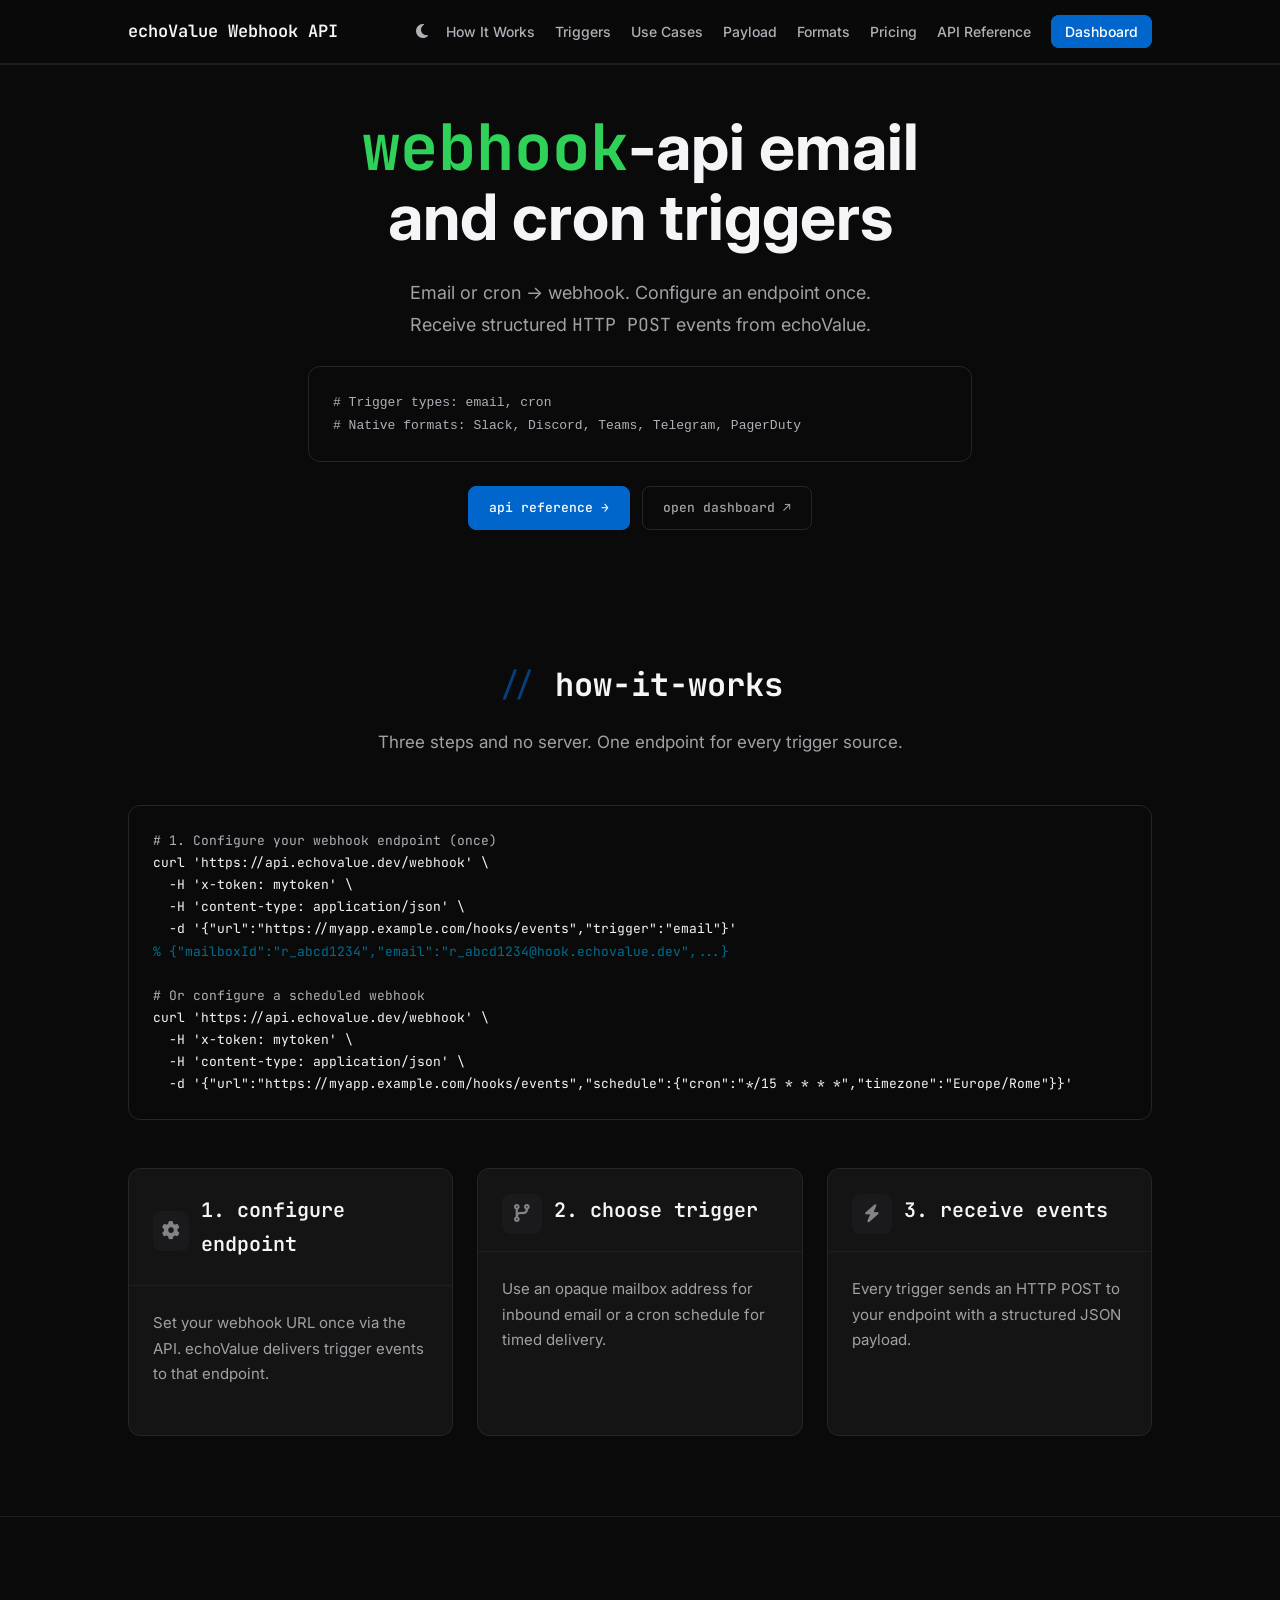
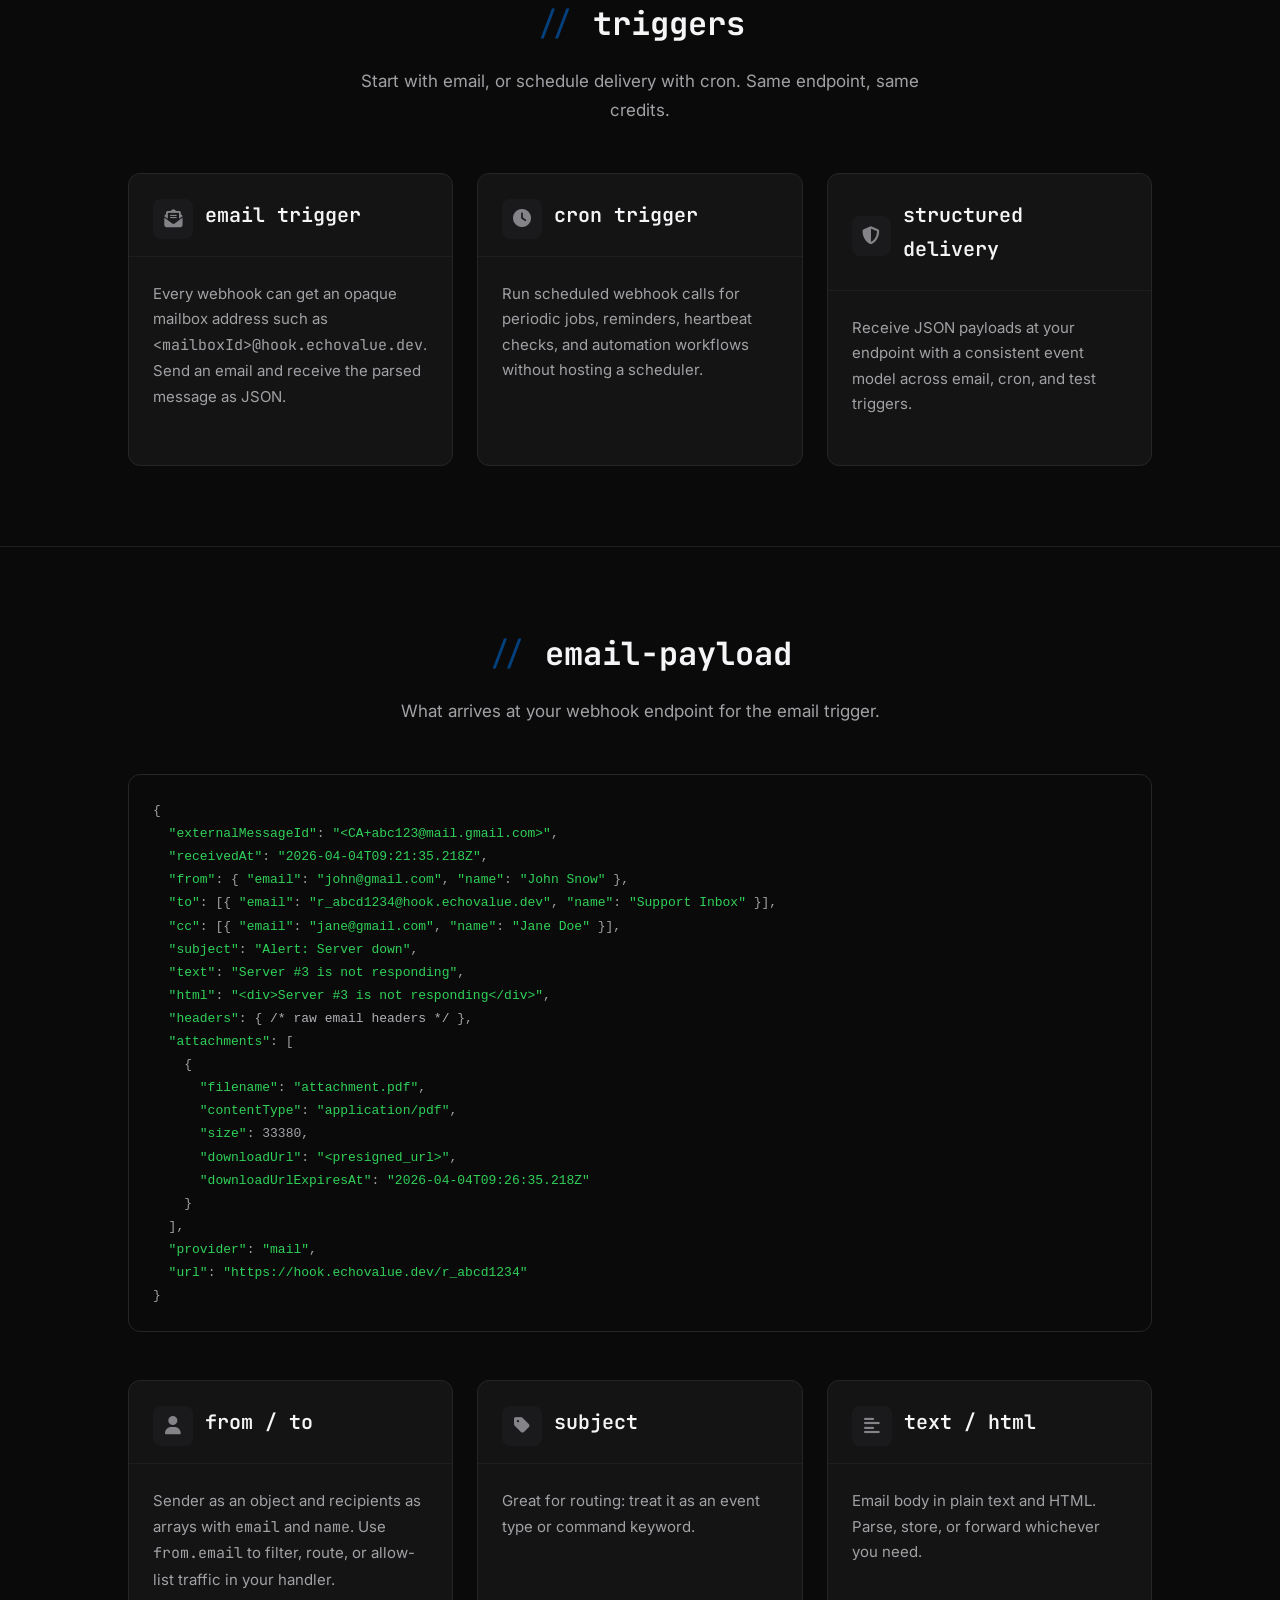
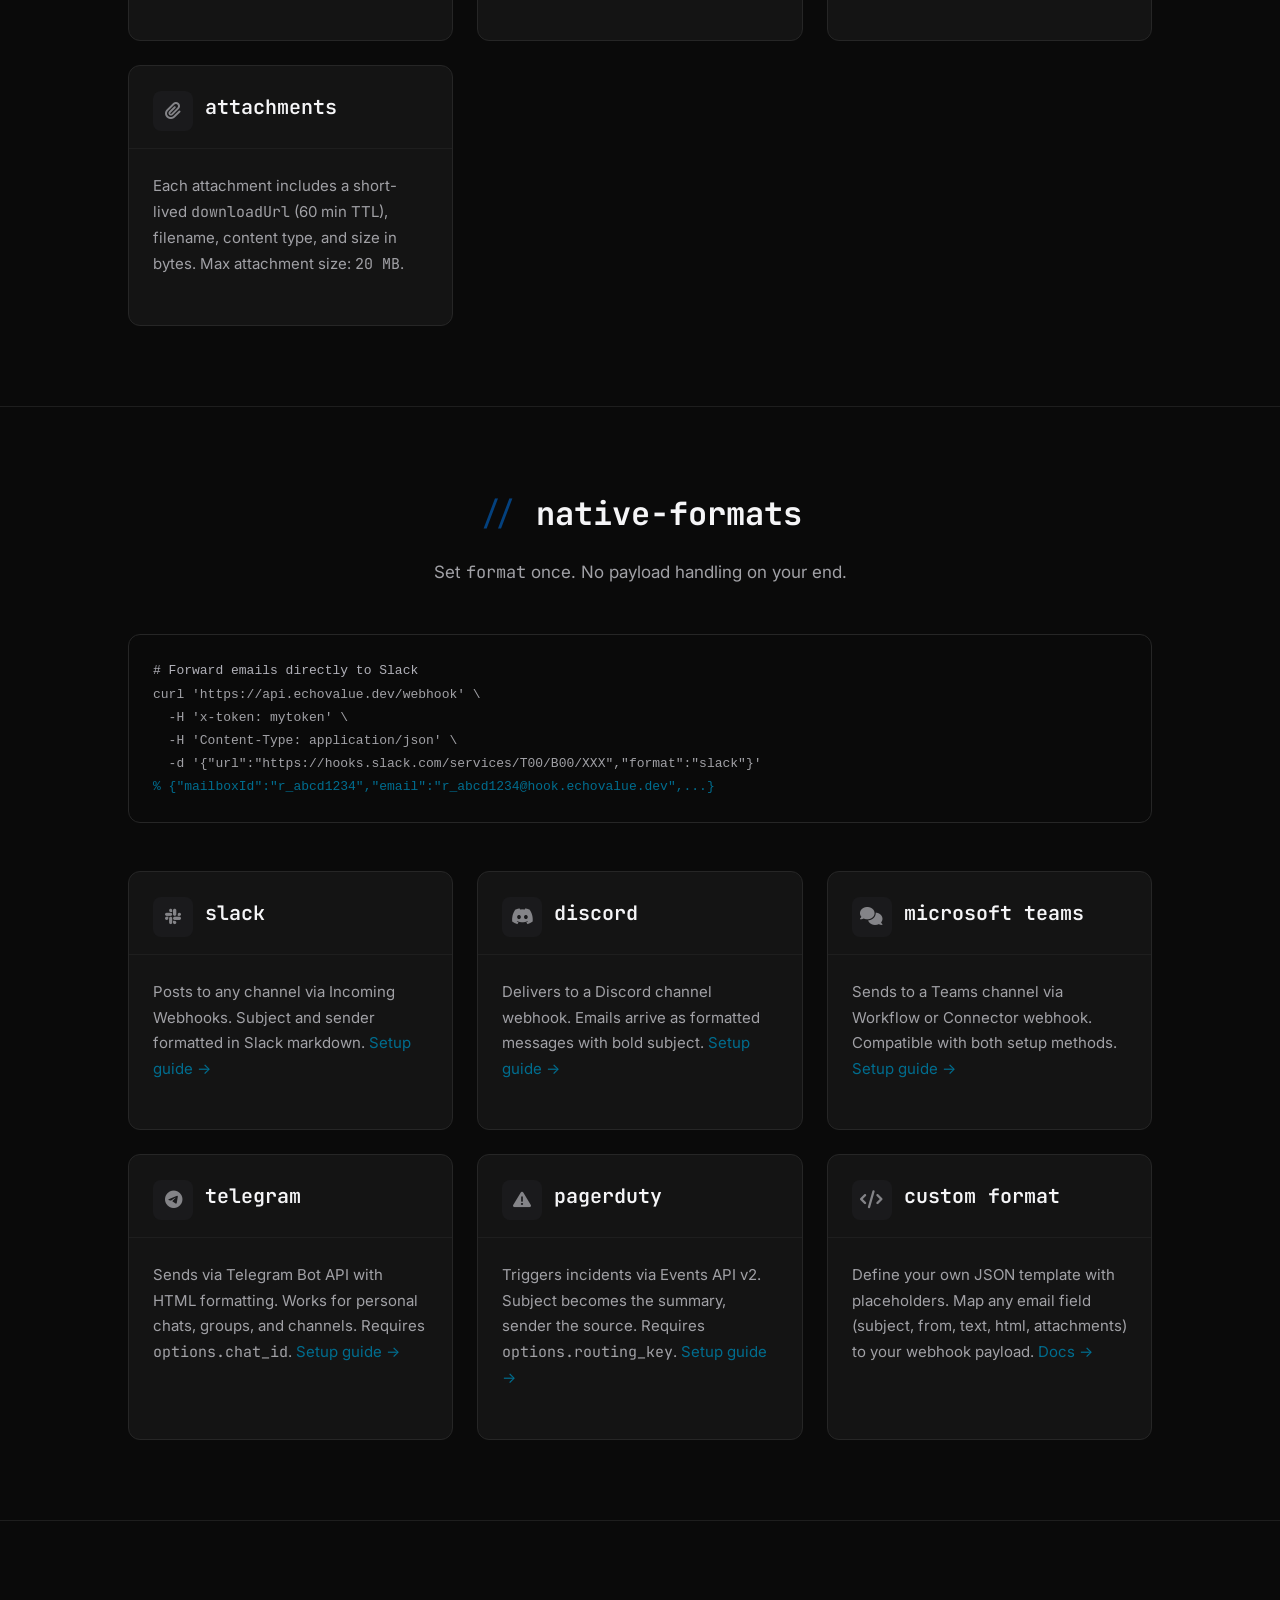
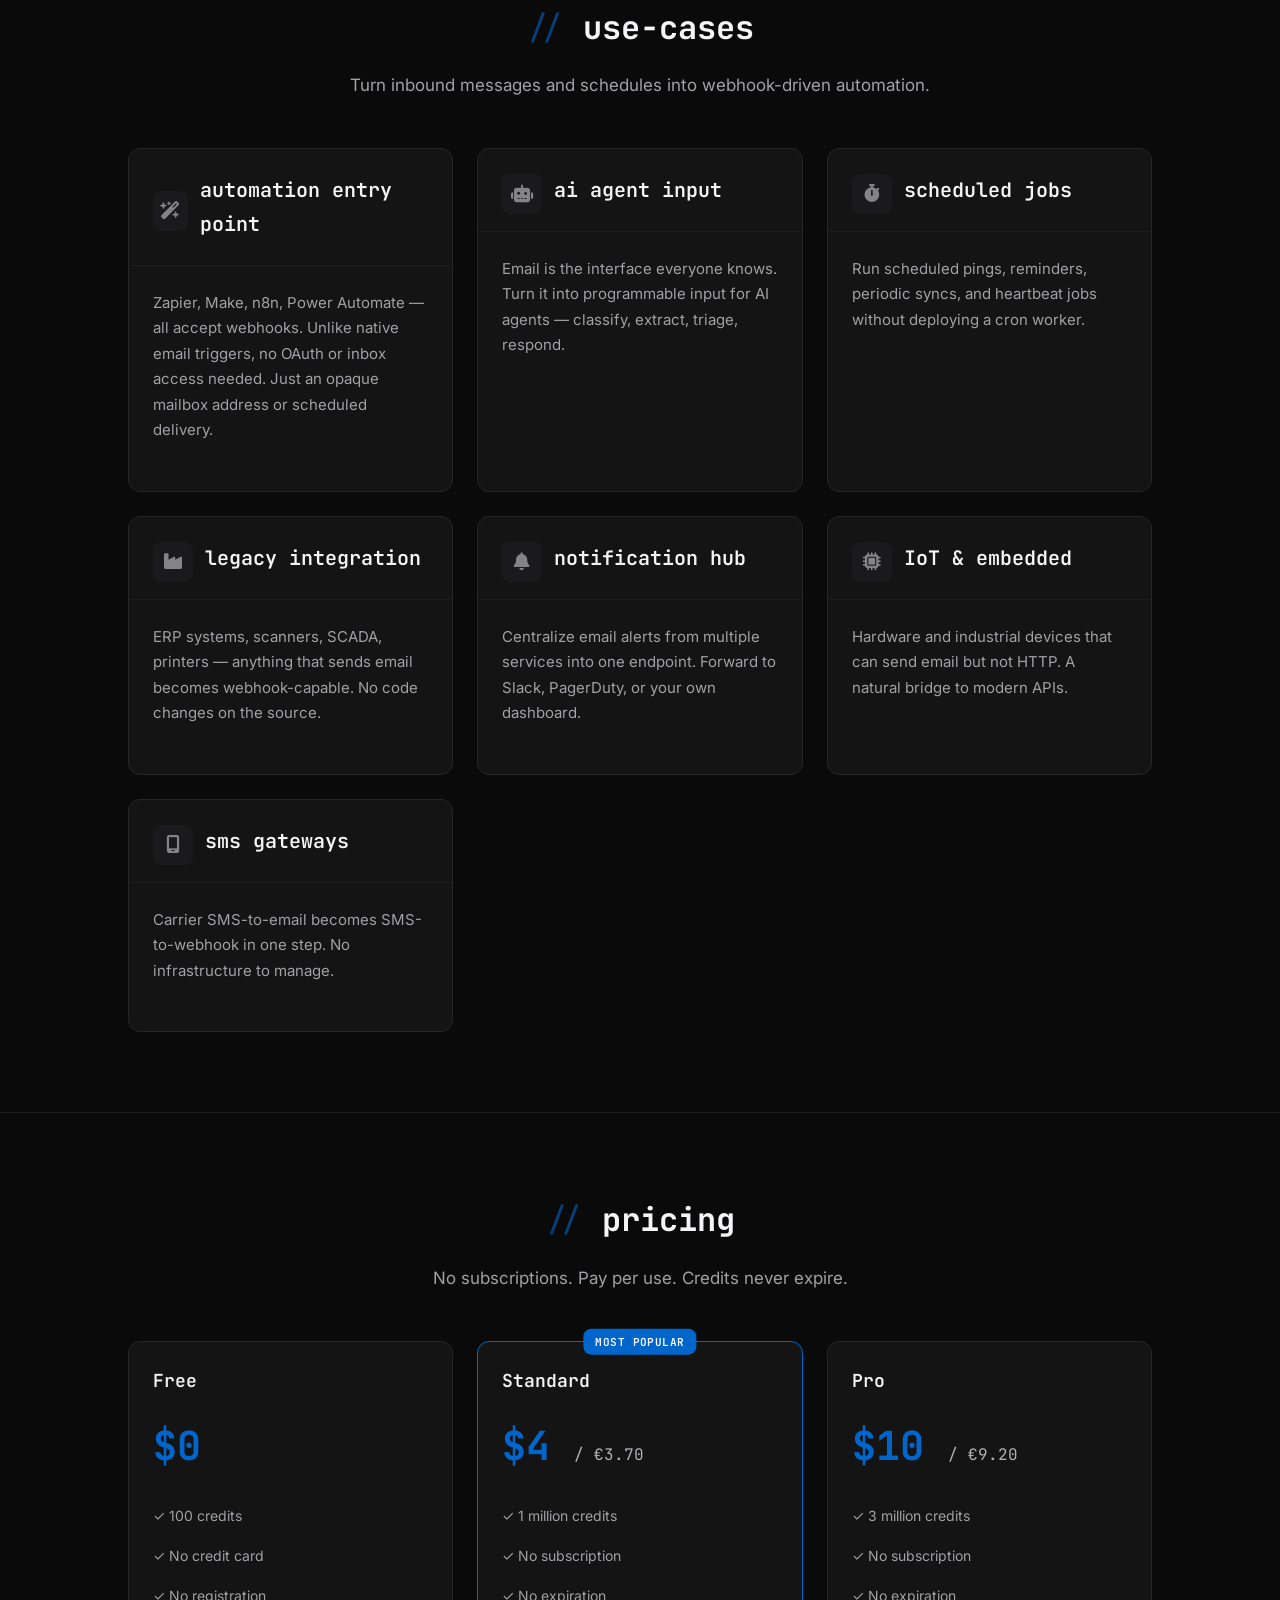
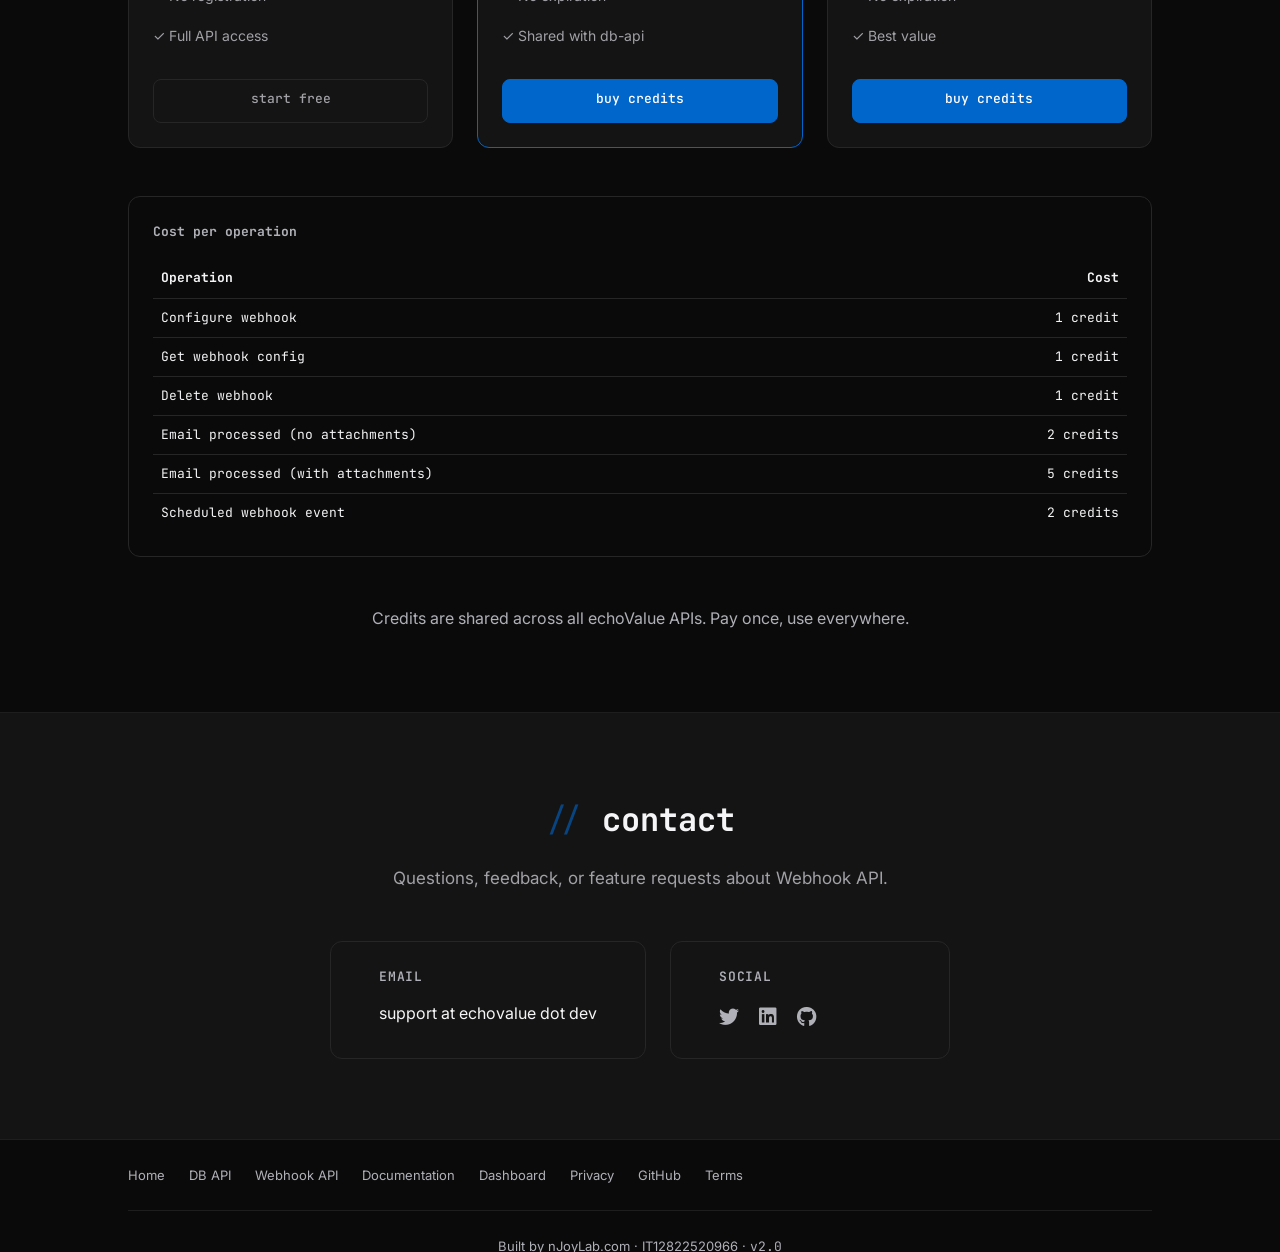
<file: webhook-api/index.html>
<!DOCTYPE HTML>
<html lang="en">

<head>
	<meta charset="UTF-8">
	<meta http-equiv="X-UA-Compatible" content="IE=edge">
	<meta name="viewport" content="width=device-width, initial-scale=1.0">
	<title>echoValue Webhook API - Email and Cron Webhook Triggers</title>
	<meta name="description"
		content="Trigger HTTP webhooks from inbound email or cron schedules. Configure an endpoint once, then receive structured JSON payloads from echoValue. No server setup required.">
	<meta name="author" content="Emiliano Saurin">
	<link rel="canonical" href="https://www.echovalue.dev/webhook-api/">
	<link rel="preconnect" href="https://fonts.googleapis.com">
	<link rel="preconnect" href="https://fonts.gstatic.com" crossorigin>
	<link rel="preconnect" href="https://cdnjs.cloudflare.com" crossorigin>
	<link rel="stylesheet"
		href="https://fonts.googleapis.com/css2?family=Inter:wght@300;400;500;600;700&family=JetBrains+Mono:wght@400;500;600&display=swap">
	<link rel="icon" href="/favicon.svg" type="image/svg+xml">
	<link rel="apple-touch-icon" sizes="180x180" href="/apple-touch-icon.png">
	<link rel="icon" type="image/png" sizes="32x32" href="/favicon-32x32.png">
	<link rel="icon" type="image/png" sizes="16x16" href="/favicon-16x16.png">
	<link rel="icon" href="/favicon.ico">
	<link rel="manifest" href="/site.webmanifest">
	<!-- Open Graph / Facebook -->
	<meta property="og:type" content="website">
	<meta property="og:url" content="https://www.echovalue.dev/webhook-api/">
	<meta property="og:title" content="echoValue Webhook API - Email and Cron Webhook Triggers">
	<meta property="og:description"
		content="Trigger HTTP webhooks from inbound email or cron schedules. Configure an endpoint once, then receive structured JSON payloads.">
	<meta property="og:image" content="https://www.echovalue.dev/images/echovalue-og.png">
	<meta property="og:image:width" content="1200">
	<meta property="og:image:height" content="630">
	<!-- Twitter -->
	<meta property="twitter:card" content="summary_large_image">
	<meta property="twitter:url" content="https://www.echovalue.dev/webhook-api/">
	<meta property="twitter:title" content="echoValue Webhook API - Email and Cron Webhook Triggers">
	<meta property="twitter:description"
		content="Trigger HTTP webhooks from inbound email or cron schedules. Configure an endpoint once, then receive structured JSON payloads.">
	<meta property="twitter:image" content="https://www.echovalue.dev/images/echovalue-og.png">
	<link rel="stylesheet" href="../assets/css/dev-theme.css?v=14" />
	<link rel="stylesheet" href="https://cdnjs.cloudflare.com/ajax/libs/font-awesome/6.4.0/css/all.min.css"
		integrity="sha384-iw3OoTErCYJJB9mCa8LNS2hbsQ7M3C0EpIsO/H5+EGAkPGc6rk+V8i04oW/K5xq0" crossorigin="anonymous">
	<!-- Structured Data -->
	<script type="application/ld+json">
	{
		"@context": "https://schema.org",
		"@graph": [
			{
				"@type": "Organization",
				"@id": "https://www.echovalue.dev/#organization",
				"name": "echoValue",
				"url": "https://www.echovalue.dev/"
			},
			{
				"@type": "BreadcrumbList",
				"itemListElement": [
					{
						"@type": "ListItem",
						"position": 1,
						"name": "Home",
						"item": "https://www.echovalue.dev/"
					},
					{
						"@type": "ListItem",
						"position": 2,
						"name": "Webhook API",
						"item": "https://www.echovalue.dev/webhook-api/"
					}
				]
			},
			{
				"@type": "SoftwareApplication",
				"name": "echoValue Webhook API",
				"applicationCategory": "DeveloperApplication",
				"operatingSystem": "Web",
				"url": "https://www.echovalue.dev/webhook-api/",
				"description": "Webhook trigger API for inbound email and cron schedules. Configure an endpoint once, then receive structured HTTP POST events.",
				"publisher": {
					"@id": "https://www.echovalue.dev/#organization"
				},
				"featureList": [
					"Inbound email triggers",
					"Cron schedule triggers",
					"Opaque mailbox address",
					"Full JSON payload",
					"Native formats: Slack, Discord, Teams, Telegram, PagerDuty",
					"Custom payload mappers",
					"Structured webhook delivery",
					"Attachment download URLs"
				],
				"offers": [
					{
						"@type": "Offer",
						"name": "Free",
						"price": "0",
						"priceCurrency": "USD",
						"description": "100 credits, no credit card, no registration"
					},
					{
						"@type": "Offer",
						"name": "Standard",
						"price": "4",
						"priceCurrency": "USD",
						"description": "1 million credits, no subscription, credits never expire"
					},
					{
						"@type": "Offer",
						"name": "Pro",
						"price": "10",
						"priceCurrency": "USD",
						"description": "3 million credits, no subscription, credits never expire"
					}
				]
			}
		]
	}
	</script>
</head>

<body>

	<a href="#main" class="skip-link">Skip to content</a>

	<!-- Navigation -->
	<nav class="navbar">
		<div class="container">
			<a href="/" class="navbar-brand">
				echoValue Webhook API
			</a>
			<button class="theme-toggle" aria-label="Toggle theme">
				<i class="fa-solid fa-moon"></i>
				<i class="fa-solid fa-sun"></i>
			</button>
			<button class="navbar-toggle" aria-label="Toggle navigation" aria-expanded="false" aria-controls="navbar-nav">
				<span></span>
				<span></span>
				<span></span>
			</button>
			<ul class="navbar-nav" id="navbar-nav">
				<li><a href="#how-it-works">How It Works</a></li>
				<li><a href="#triggers">Triggers</a></li>
				<li><a href="#use-cases">Use Cases</a></li>
				<li><a href="#payload">Payload</a></li>
				<li><a href="#formats">Formats</a></li>
				<li><a href="#pricing">Pricing</a></li>
				<li><a href="https://docs.echovalue.dev/webhook/" target="_blank" rel="noopener noreferrer">API Reference</a></li>
				<li><a href="https://dash.echovalue.dev" class="navbar-cta" target="_blank" rel="noopener noreferrer">Dashboard</a></li>
			</ul>
		</div>
	</nav>

	<main id="main">

	<!-- Hero Section -->
	<section class="hero compact">
		<div class="container">
			<h1><span class="mono">webhook</span>-api email and cron triggers</h1>
			<p>
				Email or cron → webhook. Configure an endpoint once.<br />
				Receive structured <span class="text-mono">HTTP POST</span> events from echoValue.
			</p>
			<div class="code-block">
				<code><span class="code-comment"># Trigger types: email, cron</span><br />
<span class="code-comment"># Native formats: Slack, Discord, Teams, Telegram, PagerDuty</span></code>
			</div>
			<div class="hero-actions mt-3">
				<a href="https://docs.echovalue.dev/webhook/" class="btn btn-primary" target="_blank" rel="noopener noreferrer">api reference →</a>
				<a href="https://dash.echovalue.dev" class="btn btn-secondary" target="_blank" rel="noopener noreferrer">open dashboard ↗</a>
			</div>
		</div>
	</section>

	<!-- How it works -->
	<section id="how-it-works" class="section no-border">
		<div class="container">
			<div class="section-header">
				<h2>how-it-works</h2>
				<p>Three steps and no server. One endpoint for every trigger source.</p>
			</div>

			<div class="code-block">
				<span class="code-comment"># 1. Configure your webhook endpoint (once)</span><br />
				curl 'https://api.echovalue.dev/webhook' \<br />
				&nbsp;&nbsp;-H 'x-token: mytoken' \<br />
				&nbsp;&nbsp;-H 'content-type: application/json' \<br />
				&nbsp;&nbsp;-d '{"url":"https://myapp.example.com/hooks/events","trigger":"email"}'<br />
				<span class="code-output">%
					{"mailboxId":"r_abcd1234","email":"r_abcd1234@hook.echovalue.dev",...}</span><br /><br />
				<span class="code-comment"># Or configure a scheduled webhook</span><br />
				curl 'https://api.echovalue.dev/webhook' \<br />
				&nbsp;&nbsp;-H 'x-token: mytoken' \<br />
				&nbsp;&nbsp;-H 'content-type: application/json' \<br />
				&nbsp;&nbsp;-d '{"url":"https://myapp.example.com/hooks/events","schedule":{"cron":"*/15 * * * *","timezone":"Europe/Rome"}}'<br />
			</div>

			<div class="projects-grid">
				<div class="project-card">
					<div class="project-card-header">
						<span class="project-card-icon"><i class="fa-solid fa-gear"></i></span>
						<h3>1. configure endpoint</h3>
					</div>
					<div class="project-card-content">
						<p>Set your webhook URL once via the API. echoValue delivers trigger events to that endpoint.</p>
					</div>
				</div>
				<div class="project-card">
					<div class="project-card-header">
						<span class="project-card-icon"><i class="fa-solid fa-code-branch"></i></span>
						<h3>2. choose trigger</h3>
					</div>
					<div class="project-card-content">
						<p>Use an opaque mailbox address for inbound email or a cron schedule for timed delivery.</p>
					</div>
				</div>
				<div class="project-card">
					<div class="project-card-header">
						<span class="project-card-icon"><i class="fa-solid fa-bolt"></i></span>
						<h3>3. receive events</h3>
					</div>
					<div class="project-card-content">
						<p>Every trigger sends an HTTP POST to your endpoint with a structured JSON payload.</p>
					</div>
				</div>
			</div>
		</div>
	</section>

	<!-- Triggers Section -->
	<section id="triggers" class="section">
		<div class="container">
			<div class="section-header">
				<h2>triggers</h2>
				<p>Start with email, or schedule delivery with cron. Same endpoint, same credits.</p>
			</div>

			<div class="projects-grid">
				<div class="project-card">
					<div class="project-card-header">
						<span class="project-card-icon"><i class="fa-solid fa-envelope-open-text"></i></span>
						<h3>email trigger</h3>
					</div>
					<div class="project-card-content">
						<p>Every webhook can get an opaque mailbox address such as <span class="text-mono">&lt;mailboxId&gt;@hook.echovalue.dev</span>. Send an email and receive the parsed message as JSON.</p>
					</div>
				</div>
				<div class="project-card">
					<div class="project-card-header">
						<span class="project-card-icon"><i class="fa-solid fa-clock"></i></span>
						<h3>cron trigger</h3>
					</div>
					<div class="project-card-content">
						<p>Run scheduled webhook calls for periodic jobs, reminders, heartbeat checks, and automation workflows without hosting a scheduler.</p>
					</div>
				</div>
				<div class="project-card">
					<div class="project-card-header">
						<span class="project-card-icon"><i class="fa-solid fa-shield-halved"></i></span>
						<h3>structured delivery</h3>
					</div>
					<div class="project-card-content">
						<p>Receive JSON payloads at your endpoint with a consistent event model across email, cron, and test triggers.</p>
					</div>
				</div>
			</div>
		</div>
	</section>

	<!-- Payload Section -->
	<section id="payload" class="section">
		<div class="container">
			<div class="section-header">
				<h2>email-payload</h2>
				<p>What arrives at your webhook endpoint for the email trigger.</p>
			</div>

			<div class="code-block">
				<code>{<br />
&nbsp;&nbsp;<span class="code-string">"externalMessageId"</span>: <span class="code-string">"&lt;CA+abc123@mail.gmail.com&gt;"</span>,<br />
&nbsp;&nbsp;<span class="code-string">"receivedAt"</span>: <span class="code-string">"2026-04-04T09:21:35.218Z"</span>,<br />
&nbsp;&nbsp;<span class="code-string">"from"</span>: { <span class="code-string">"email"</span>: <span class="code-string">"john@gmail.com"</span>, <span class="code-string">"name"</span>: <span class="code-string">"John Snow"</span> },<br />
&nbsp;&nbsp;<span class="code-string">"to"</span>: [{ <span class="code-string">"email"</span>: <span class="code-string">"r_abcd1234@hook.echovalue.dev"</span>, <span class="code-string">"name"</span>: <span class="code-string">"Support Inbox"</span> }],<br />
&nbsp;&nbsp;<span class="code-string">"cc"</span>: [{ <span class="code-string">"email"</span>: <span class="code-string">"jane@gmail.com"</span>, <span class="code-string">"name"</span>: <span class="code-string">"Jane Doe"</span> }],<br />
&nbsp;&nbsp;<span class="code-string">"subject"</span>: <span class="code-string">"Alert: Server down"</span>,<br />
&nbsp;&nbsp;<span class="code-string">"text"</span>: <span class="code-string">"Server #3 is not responding"</span>,<br />
&nbsp;&nbsp;<span class="code-string">"html"</span>: <span class="code-string">"&lt;div&gt;Server #3 is not responding&lt;/div&gt;"</span>,<br />
&nbsp;&nbsp;<span class="code-string">"headers"</span>: { <span class="code-comment">/* raw email headers */</span> },<br />
&nbsp;&nbsp;<span class="code-string">"attachments"</span>: [<br />
&nbsp;&nbsp;&nbsp;&nbsp;{<br />
&nbsp;&nbsp;&nbsp;&nbsp;&nbsp;&nbsp;<span class="code-string">"filename"</span>: <span class="code-string">"attachment.pdf"</span>,<br />
&nbsp;&nbsp;&nbsp;&nbsp;&nbsp;&nbsp;<span class="code-string">"contentType"</span>: <span class="code-string">"application/pdf"</span>,<br />
&nbsp;&nbsp;&nbsp;&nbsp;&nbsp;&nbsp;<span class="code-string">"size"</span>: <span class="code-value">33380</span>,<br />
&nbsp;&nbsp;&nbsp;&nbsp;&nbsp;&nbsp;<span class="code-string">"downloadUrl"</span>: <span class="code-string">"&lt;presigned_url&gt;"</span>,<br />
&nbsp;&nbsp;&nbsp;&nbsp;&nbsp;&nbsp;<span class="code-string">"downloadUrlExpiresAt"</span>: <span class="code-string">"2026-04-04T09:26:35.218Z"</span><br />
&nbsp;&nbsp;&nbsp;&nbsp;}<br />
&nbsp;&nbsp;],<br />
&nbsp;&nbsp;<span class="code-string">"provider"</span>: <span class="code-string">"mail"</span>,<br />
&nbsp;&nbsp;<span class="code-string">"url"</span>: <span class="code-string">"https://hook.echovalue.dev/r_abcd1234"</span><br />
}</code>
			</div>

			<div class="projects-grid">
				<div class="project-card">
					<div class="project-card-header">
						<span class="project-card-icon"><i class="fa-solid fa-user"></i></span>
						<h3>from / to</h3>
					</div>
					<div class="project-card-content">
						<p>Sender as an object and recipients as arrays with <span class="text-mono">email</span> and <span
								class="text-mono">name</span>. Use <span class="text-mono">from.email</span> to filter,
							route, or allow-list traffic in your handler.</p>
					</div>
				</div>
				<div class="project-card">
					<div class="project-card-header">
						<span class="project-card-icon"><i class="fa-solid fa-tag"></i></span>
						<h3>subject</h3>
					</div>
					<div class="project-card-content">
						<p>Great for routing: treat it as an event type or command keyword.</p>
					</div>
				</div>
				<div class="project-card">
					<div class="project-card-header">
						<span class="project-card-icon"><i class="fa-solid fa-align-left"></i></span>
						<h3>text / html</h3>
					</div>
					<div class="project-card-content">
						<p>Email body in plain text and HTML. Parse, store, or forward whichever you need.
						</p>
					</div>
				</div>
				<div class="project-card">
					<div class="project-card-header">
						<span class="project-card-icon"><i class="fa-solid fa-paperclip"></i></span>
						<h3>attachments</h3>
					</div>
					<div class="project-card-content">
						<p>Each attachment includes a short-lived <span class="text-mono">downloadUrl</span> (60 min
							TTL), filename, content type, and size in bytes. Max attachment size: <span
								class="text-mono">20 MB</span>.</p>
					</div>
				</div>
			</div>
		</div>
	</section>

	<!-- Native Formats Section -->
	<section id="formats" class="section">
		<div class="container">
			<div class="section-header">
				<h2>native-formats</h2>
				<p>Set <span class="text-mono">format</span> once. No payload handling on your end.</p>
			</div>

			<div class="code-block">
				<code><span class="code-comment"># Forward emails directly to Slack</span><br />
curl 'https://api.echovalue.dev/webhook' \<br />
&nbsp;&nbsp;-H 'x-token: mytoken' \<br />
&nbsp;&nbsp;-H 'Content-Type: application/json' \<br />
&nbsp;&nbsp;-d '{"url":"https://hooks.slack.com/services/T00/B00/XXX","format":"slack"}'<br />
<span class="code-output">% {"mailboxId":"r_abcd1234","email":"r_abcd1234@hook.echovalue.dev",...}</span></code>
			</div>

			<div class="projects-grid">
				<div class="project-card">
					<div class="project-card-header">
						<span class="project-card-icon"><i class="fa-brands fa-slack"></i></span>
						<h3>slack</h3>
					</div>
					<div class="project-card-content">
						<p>Posts to any channel via Incoming Webhooks. Subject and sender formatted in Slack markdown.
							<a href="https://docs.echovalue.dev/webhook/formats/slack/" target="_blank" rel="noopener noreferrer">Setup guide →</a>
						</p>
					</div>
				</div>
				<div class="project-card">
					<div class="project-card-header">
						<span class="project-card-icon"><i class="fa-brands fa-discord"></i></span>
						<h3>discord</h3>
					</div>
					<div class="project-card-content">
						<p>Delivers to a Discord channel webhook. Emails arrive as formatted messages with bold subject.
							<a href="https://docs.echovalue.dev/webhook/formats/discord/" target="_blank" rel="noopener noreferrer">Setup guide →</a>
						</p>
					</div>
				</div>
				<div class="project-card">
					<div class="project-card-header">
						<span class="project-card-icon"><i class="fa-solid fa-comments"></i></span>
						<h3>microsoft teams</h3>
					</div>
					<div class="project-card-content">
						<p>Sends to a Teams channel via Workflow or Connector webhook. Compatible with both setup
							methods. <a href="https://docs.echovalue.dev/webhook/formats/teams/" target="_blank" rel="noopener noreferrer">Setup guide →</a></p>
					</div>
				</div>
				<div class="project-card">
					<div class="project-card-header">
						<span class="project-card-icon"><i class="fa-brands fa-telegram"></i></span>
						<h3>telegram</h3>
					</div>
					<div class="project-card-content">
						<p>Sends via Telegram Bot API with HTML formatting. Works for personal chats, groups, and
							channels. Requires <span class="text-mono">options.chat_id</span>. <a href="https://docs.echovalue.dev/webhook/formats/telegram/" target="_blank" rel="noopener noreferrer">Setup guide →</a></p>
					</div>
				</div>
				<div class="project-card">
					<div class="project-card-header">
						<span class="project-card-icon"><i class="fa-solid fa-triangle-exclamation"></i></span>
						<h3>pagerduty</h3>
					</div>
					<div class="project-card-content">
						<p>Triggers incidents via Events API v2. Subject becomes the summary, sender the source.
							Requires <span class="text-mono">options.routing_key</span>. <a href="https://docs.echovalue.dev/webhook/formats/pagerduty/" target="_blank" rel="noopener noreferrer">Setup guide →</a></p>
					</div>
				</div>
				<div class="project-card">
					<div class="project-card-header">
						<span class="project-card-icon"><i class="fa-solid fa-code"></i></span>
						<h3>custom format</h3>
					</div>
					<div class="project-card-content">
						<p>Define your own JSON template with placeholders. Map any email field (subject, from, text,
							html, attachments) to your webhook payload. <a href="https://docs.echovalue.dev/webhook/formats/custom/" target="_blank" rel="noopener noreferrer">Docs →</a></p>
					</div>
				</div>
			</div>
		</div>
	</section>

	<!-- Use Cases Section -->
	<section id="use-cases" class="section">
		<div class="container">
			<div class="section-header">
				<h2>use-cases</h2>
				<p>Turn inbound messages and schedules into webhook-driven automation.</p>
			</div>

			<div class="projects-grid">
				<div class="project-card">
					<div class="project-card-header">
						<span class="project-card-icon"><i class="fa-solid fa-wand-magic-sparkles"></i></span>
						<h3>automation entry point</h3>
					</div>
					<div class="project-card-content">
						<p>Zapier, Make, n8n, Power Automate — all accept webhooks. Unlike native email triggers, no
							OAuth or inbox access needed. Just an opaque mailbox address or scheduled delivery.</p>
					</div>
				</div>
				<div class="project-card">
					<div class="project-card-header">
						<span class="project-card-icon"><i class="fa-solid fa-robot"></i></span>
						<h3>ai agent input</h3>
					</div>
					<div class="project-card-content">
						<p>Email is the interface everyone knows. Turn it into programmable input for AI agents —
							classify, extract, triage, respond.</p>
					</div>
				</div>
				<div class="project-card">
					<div class="project-card-header">
						<span class="project-card-icon"><i class="fa-solid fa-stopwatch"></i></span>
						<h3>scheduled jobs</h3>
					</div>
					<div class="project-card-content">
						<p>Run scheduled pings, reminders, periodic syncs, and heartbeat jobs without deploying a cron worker.</p>
					</div>
				</div>
				<div class="project-card">
					<div class="project-card-header">
						<span class="project-card-icon"><i class="fa-solid fa-industry"></i></span>
						<h3>legacy integration</h3>
					</div>
					<div class="project-card-content">
						<p>ERP systems, scanners, SCADA, printers — anything that sends email becomes webhook-capable.
							No code changes on the source.</p>
					</div>
				</div>
				<div class="project-card">
					<div class="project-card-header">
						<span class="project-card-icon"><i class="fa-solid fa-bell"></i></span>
						<h3>notification hub</h3>
					</div>
					<div class="project-card-content">
						<p>Centralize email alerts from multiple services into one endpoint. Forward to Slack,
							PagerDuty, or your own dashboard.</p>
					</div>
				</div>
				<div class="project-card">
					<div class="project-card-header">
						<span class="project-card-icon"><i class="fa-solid fa-microchip"></i></span>
						<h3>IoT &amp; embedded</h3>
					</div>
					<div class="project-card-content">
						<p>Hardware and industrial devices that can send email but not HTTP. A natural bridge to modern
							APIs.</p>
					</div>
				</div>
				<div class="project-card">
					<div class="project-card-header">
						<span class="project-card-icon"><i class="fa-solid fa-mobile-screen"></i></span>
						<h3>sms gateways</h3>
					</div>
					<div class="project-card-content">
						<p>Carrier SMS-to-email becomes SMS-to-webhook in one step. No infrastructure to manage.</p>
					</div>
				</div>
			</div>
		</div>
	</section>

	<!-- Pricing Section -->
	<section id="pricing" class="section">
		<div class="container">
			<div class="section-header">
				<h2>pricing</h2>
				<p>No subscriptions. Pay per use. Credits never expire.</p>
			</div>

			<div class="pricing-grid">
				<div class="pricing-card">
					<h3>Free</h3>
					<div class="price">$0</div>
					<ul>
						<li>✓ 100 credits</li>
						<li>✓ No credit card</li>
						<li>✓ No registration</li>
						<li>✓ Full API access</li>
					</ul>
					<a href="https://dash.echovalue.dev" class="btn btn-secondary btn-block" target="_blank" rel="noopener noreferrer">start
						free</a>
				</div>

				<div class="pricing-card featured">
					<h3>Standard</h3>
					<div class="price">$4 <small>/ €3.70</small></div>
					<ul>
						<li>✓ 1 million credits</li>
						<li>✓ No subscription</li>
						<li>✓ No expiration</li>
						<li>✓ Shared with db-api</li>
					</ul>
					<a href="https://docs.echovalue.dev/token/recharge/" class="btn btn-primary btn-block" target="_blank" rel="noopener noreferrer">buy
						credits</a>
				</div>

				<div class="pricing-card">
					<h3>Pro</h3>
					<div class="price">$10 <small>/ €9.20</small></div>
					<ul>
						<li>✓ 3 million credits</li>
						<li>✓ No subscription</li>
						<li>✓ No expiration</li>
						<li>✓ Best value</li>
					</ul>
					<a href="https://docs.echovalue.dev/token/recharge/" class="btn btn-primary btn-block" target="_blank" rel="noopener noreferrer">buy
						credits</a>
				</div>
			</div>

			<div class="code-block mt-4">
				<h4 class="cost-table-title">Cost per operation</h4>
				<table class="cost-table">
					<thead>
						<tr>
							<th>Operation</th>
							<th>Cost</th>
						</tr>
					</thead>
					<tbody>
						<tr>
							<td>Configure webhook</td>
							<td>1 credit</td>
						</tr>
						<tr>
							<td>Get webhook config</td>
							<td>1 credit</td>
						</tr>
						<tr>
							<td>Delete webhook</td>
							<td>1 credit</td>
						</tr>
						<tr>
							<td>Email processed (no attachments)</td>
							<td>2 credits</td>
						</tr>
						<tr>
							<td>Email processed (with attachments)</td>
							<td>5 credits</td>
						</tr>
						<tr>
							<td>Scheduled webhook event</td>
							<td>2 credits</td>
						</tr>
					</tbody>
				</table>
			</div>

			<p class="text-center mt-4 text-muted">
				Credits are shared across all echoValue APIs. Pay once, use everywhere.
			</p>
		</div>
	</section>

	<!-- Contact Section -->
	<section id="contact" class="section bg-light">
		<div class="container">
			<div class="section-header">
				<h2>contact</h2>
				<p>Questions, feedback, or feature requests about Webhook API.</p>
			</div>

			<div class="contact-info">
				<div class="contact-item">
					<h3>Email</h3>
					support at echovalue dot dev
				</div>
				<div class="contact-item">
					<h3>Social</h3>
					<div class="social-links">
						<a href="https://twitter.com/emln_" aria-label="Twitter" target="_blank" rel="noopener noreferrer">
							<i class="fab fa-twitter"></i>
						</a>
						<a href="https://www.linkedin.com/in/emlns/" aria-label="LinkedIn" target="_blank" rel="noopener noreferrer">
							<i class="fab fa-linkedin"></i>
						</a>
						<a href="https://github.com/njoylab" aria-label="GitHub" target="_blank" rel="noopener noreferrer">
							<i class="fab fa-github"></i>
						</a>
					</div>
				</div>
			</div>
		</div>
	</section>

	</main>

	<!-- Footer -->
	<footer class="footer">
		<div class="container">
			<div class="footer-content">
				<ul class="footer-links">
					<li><a href="/">Home</a></li>
					<li><a href="/db-api/">DB API</a></li>
					<li><a href="/webhook-api/">Webhook API</a></li>
					<li><a href="https://docs.echovalue.dev" target="_blank" rel="noopener noreferrer">Documentation</a></li>
					<li><a href="https://dash.echovalue.dev" target="_blank" rel="noopener noreferrer">Dashboard</a></li>
					<li><a href="/privacy">Privacy</a></li>
					<li><a href="https://github.com/njoylab" target="_blank" rel="noopener noreferrer">GitHub</a></li>
					<li><a href="/toc">Terms</a></li>
				</ul>
			</div>
			<div class="footer-bottom">
				<p>
					Built by <a href="https://www.njoylab.com" target="_blank" rel="noopener noreferrer">nJoyLab.com</a> ·
					IT12822520966 · <span class="text-mono">v2.0</span>
				</p>
			</div>
		</div>
	</footer>
	<script src="../assets/js/nav-toggle.js?v=2"></script>
	<script src="../assets/js/theme-toggle.js?v=1"></script>
</body>

</html>
</file>
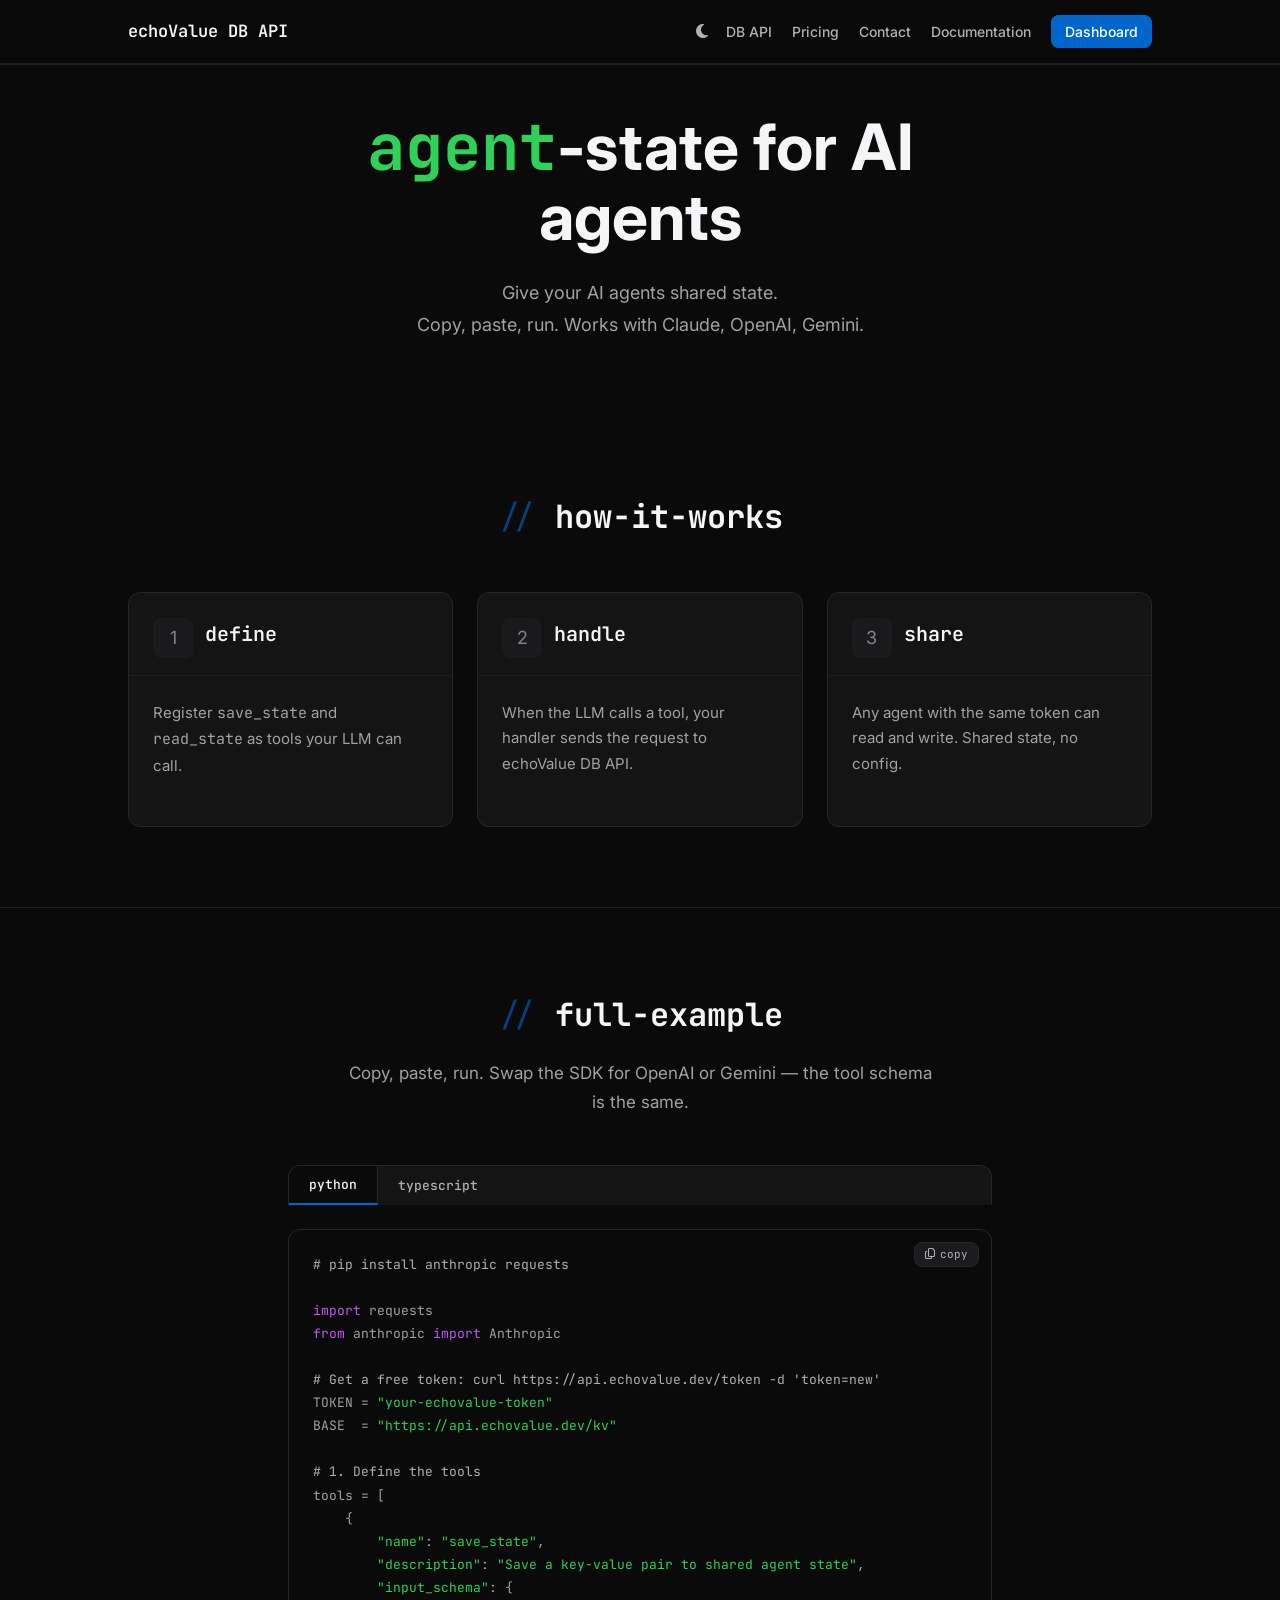
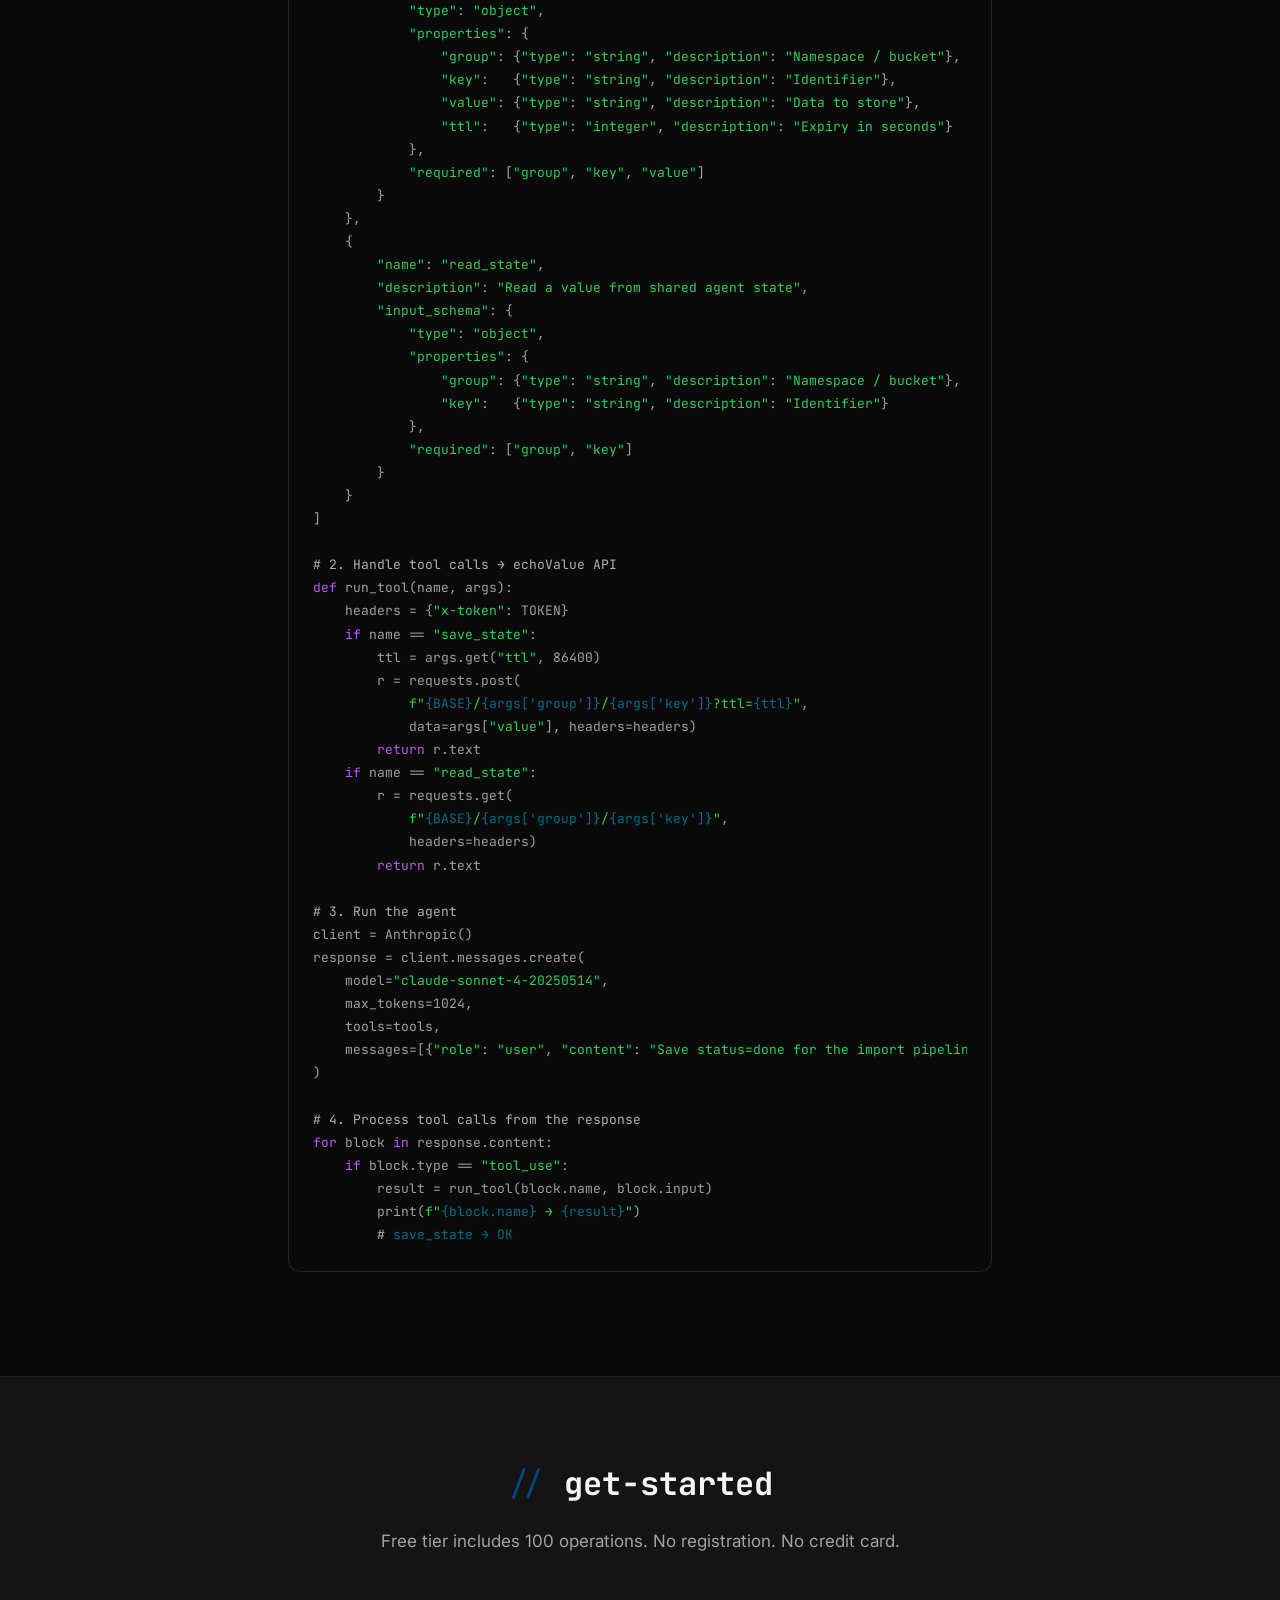
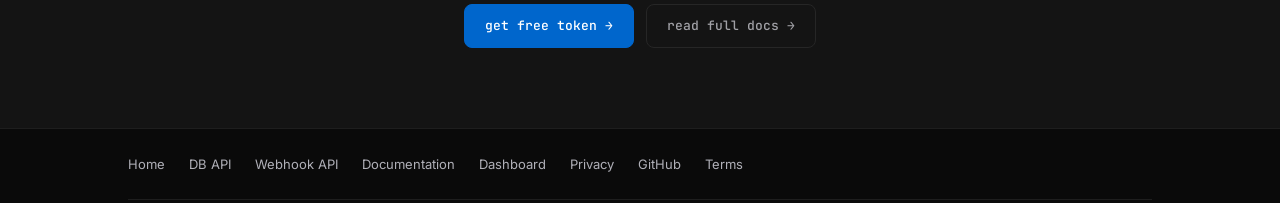
<file: db-api/agent-state/index.html>
<!DOCTYPE HTML>
<html lang="en">

<head>
	<meta charset="UTF-8">
	<meta http-equiv="X-UA-Compatible" content="IE=edge">
	<meta name="viewport" content="width=device-width, initial-scale=1.0">
	<title>Agent Shared State — echoValue DB API Examples</title>
	<meta name="description"
		content="Give your AI agents shared state with echoValue DB API. Copy-paste examples for Python (Claude, OpenAI) and TypeScript. No setup, pay-as-you-go.">
	<meta name="author" content="Emiliano Saurin">
	<meta name="robots" content="noindex, follow">
	<link rel="canonical" href="https://docs.echovalue.dev/guides/agent-shared-state/">
	<link rel="preconnect" href="https://fonts.googleapis.com">
	<link rel="preconnect" href="https://fonts.gstatic.com" crossorigin>
	<link rel="preconnect" href="https://cdnjs.cloudflare.com" crossorigin>
	<link rel="stylesheet"
		href="https://fonts.googleapis.com/css2?family=Inter:wght@300;400;500;600;700&family=JetBrains+Mono:wght@400;500;600&display=swap">
	<link rel="icon" href="/favicon.svg" type="image/svg+xml">
	<link rel="apple-touch-icon" sizes="180x180" href="/apple-touch-icon.png">
	<link rel="icon" type="image/png" sizes="32x32" href="/favicon-32x32.png">
	<link rel="icon" type="image/png" sizes="16x16" href="/favicon-16x16.png">
	<link rel="icon" href="/favicon.ico">
	<link rel="manifest" href="/site.webmanifest">
	<!-- Open Graph -->
	<meta property="og:type" content="article">
	<meta property="og:url" content="https://docs.echovalue.dev/guides/agent-shared-state/">
	<meta property="og:title" content="Agent Shared State with echoValue DB API">
	<meta property="og:description"
		content="Give your AI agents shared state. Copy-paste examples for Python and TypeScript. No setup.">
	<meta property="og:image" content="https://www.echovalue.dev/images/echovalue-og.png">
	<meta property="og:image:width" content="1200">
	<meta property="og:image:height" content="630">
	<!-- Twitter -->
	<meta property="twitter:card" content="summary_large_image">
	<meta property="twitter:url" content="https://docs.echovalue.dev/guides/agent-shared-state/">
	<meta property="twitter:title" content="Agent Shared State with echoValue DB API">
	<meta property="twitter:description"
		content="Give your AI agents shared state. Copy-paste examples for Python and TypeScript. No setup.">
	<meta property="twitter:image" content="https://www.echovalue.dev/images/echovalue-og.png">
	<link rel="stylesheet" href="../../assets/css/dev-theme.css?v=14" />
	<link rel="stylesheet" href="https://cdnjs.cloudflare.com/ajax/libs/font-awesome/6.4.0/css/all.min.css"
		integrity="sha384-iw3OoTErCYJJB9mCa8LNS2hbsQ7M3C0EpIsO/H5+EGAkPGc6rk+V8i04oW/K5xq0" crossorigin="anonymous">
	<!-- Structured Data -->
	<script type="application/ld+json">
	{
		"@context": "https://schema.org",
		"@type": "TechArticle",
		"headline": "Agent Shared State with echoValue DB API",
		"description": "Copy-paste examples for giving AI agents shared state with echoValue DB API in Python and TypeScript.",
		"url": "https://docs.echovalue.dev/guides/agent-shared-state/",
		"author": {
			"@type": "Person",
			"name": "Emiliano Saurin"
		},
		"publisher": {
			"@type": "Organization",
			"name": "echoValue",
			"url": "https://www.echovalue.dev/"
		},
		"about": [
			"AI agent shared state",
			"Key-value store API",
			"Python examples",
			"TypeScript examples"
		]
	}
	</script>
</head>

<body>

	<a href="#main" class="skip-link">Skip to content</a>

	<!-- Navigation -->
	<nav class="navbar">
		<div class="container">
			<a href="/" class="navbar-brand">
				echoValue DB API
			</a>
			<button class="theme-toggle" aria-label="Toggle theme">
				<i class="fa-solid fa-moon"></i>
				<i class="fa-solid fa-sun"></i>
			</button>
			<button class="navbar-toggle" aria-label="Toggle navigation" aria-expanded="false" aria-controls="navbar-nav">
				<span></span>
				<span></span>
				<span></span>
			</button>
			<ul class="navbar-nav" id="navbar-nav">
				<li><a href="/db-api/">DB API</a></li>
				<li><a href="/db-api/#pricing">Pricing</a></li>
				<li><a href="/db-api/#contact">Contact</a></li>
				<li><a href="https://docs.echovalue.dev" target="_blank" rel="noopener noreferrer">Documentation</a></li>
				<li><a href="https://dash.echovalue.dev" class="navbar-cta" target="_blank" rel="noopener noreferrer">Dashboard</a></li>
			</ul>
		</div>
	</nav>

	<main id="main">

	<!-- Hero Section -->
	<section class="hero compact">
		<div class="container">
			<h1><span class="mono">agent</span>-state for AI agents</h1>
			<p>
				Give your AI agents shared state.<br />
				Copy, paste, run. Works with Claude, OpenAI, Gemini.
			</p>
		</div>
	</section>

	<!-- How it works -->
	<section class="section no-border">
		<div class="container">
			<div class="section-header">
				<h2>how-it-works</h2>
			</div>

			<div class="projects-grid">
				<div class="project-card">
					<div class="project-card-header">
						<span class="project-card-icon">1</span>
						<h3>define</h3>
					</div>
					<div class="project-card-content">
						<p>Register <span class="text-mono">save_state</span> and <span
								class="text-mono">read_state</span> as tools your LLM can call.</p>
					</div>
				</div>
				<div class="project-card">
					<div class="project-card-header">
						<span class="project-card-icon">2</span>
						<h3>handle</h3>
					</div>
					<div class="project-card-content">
						<p>When the LLM calls a tool, your handler sends the request to echoValue DB API.</p>
					</div>
				</div>
				<div class="project-card">
					<div class="project-card-header">
						<span class="project-card-icon">3</span>
						<h3>share</h3>
					</div>
					<div class="project-card-content">
						<p>Any agent with the same token can read and write. Shared state, no config.</p>
					</div>
				</div>
			</div>
		</div>
	</section>

	<!-- Code Example with Tabs -->
	<section id="example" class="section">
		<div class="container container-narrow">
			<div class="section-header">
				<h2>full-example</h2>
				<p>Copy, paste, run. Swap the SDK for OpenAI or Gemini — the tool schema is the same.</p>
			</div>

			<div class="code-tabs">
				<div class="code-tabs-header">
					<button class="code-tab active" type="button" data-tab="python">python</button>
					<button class="code-tab" type="button" data-tab="typescript">typescript</button>
				</div>
				<div class="code-block code-block--tabbed">
					<button class="copy-btn" type="button" data-copy-block aria-label="Copy active code block">
						<i class="fa-regular fa-copy"></i> <span data-copy-label>copy</span>
					</button>

					<div class="code-tab-content active" id="tab-python">
						<pre><code><span class="code-comment"># pip install anthropic requests</span>

<span class="code-function">import</span> requests
<span class="code-function">from</span> anthropic <span class="code-function">import</span> Anthropic

<span class="code-comment"># Get a free token: curl https://api.echovalue.dev/token -d 'token=new'</span>
TOKEN = <span class="code-string">"your-echovalue-token"</span>
BASE  = <span class="code-string">"https://api.echovalue.dev/kv"</span>

<span class="code-comment"># 1. Define the tools</span>
tools = [
    {
        <span class="code-string">"name"</span>: <span class="code-string">"save_state"</span>,
        <span class="code-string">"description"</span>: <span class="code-string">"Save a key-value pair to shared agent state"</span>,
        <span class="code-string">"input_schema"</span>: {
            <span class="code-string">"type"</span>: <span class="code-string">"object"</span>,
            <span class="code-string">"properties"</span>: {
                <span class="code-string">"group"</span>: {<span class="code-string">"type"</span>: <span class="code-string">"string"</span>, <span class="code-string">"description"</span>: <span class="code-string">"Namespace / bucket"</span>},
                <span class="code-string">"key"</span>:   {<span class="code-string">"type"</span>: <span class="code-string">"string"</span>, <span class="code-string">"description"</span>: <span class="code-string">"Identifier"</span>},
                <span class="code-string">"value"</span>: {<span class="code-string">"type"</span>: <span class="code-string">"string"</span>, <span class="code-string">"description"</span>: <span class="code-string">"Data to store"</span>},
                <span class="code-string">"ttl"</span>:   {<span class="code-string">"type"</span>: <span class="code-string">"integer"</span>, <span class="code-string">"description"</span>: <span class="code-string">"Expiry in seconds"</span>}
            },
            <span class="code-string">"required"</span>: [<span class="code-string">"group"</span>, <span class="code-string">"key"</span>, <span class="code-string">"value"</span>]
        }
    },
    {
        <span class="code-string">"name"</span>: <span class="code-string">"read_state"</span>,
        <span class="code-string">"description"</span>: <span class="code-string">"Read a value from shared agent state"</span>,
        <span class="code-string">"input_schema"</span>: {
            <span class="code-string">"type"</span>: <span class="code-string">"object"</span>,
            <span class="code-string">"properties"</span>: {
                <span class="code-string">"group"</span>: {<span class="code-string">"type"</span>: <span class="code-string">"string"</span>, <span class="code-string">"description"</span>: <span class="code-string">"Namespace / bucket"</span>},
                <span class="code-string">"key"</span>:   {<span class="code-string">"type"</span>: <span class="code-string">"string"</span>, <span class="code-string">"description"</span>: <span class="code-string">"Identifier"</span>}
            },
            <span class="code-string">"required"</span>: [<span class="code-string">"group"</span>, <span class="code-string">"key"</span>]
        }
    }
]

<span class="code-comment"># 2. Handle tool calls → echoValue API</span>
<span class="code-function">def</span> <span class="code-accent">run_tool</span>(name, args):
    headers = {<span class="code-string">"x-token"</span>: TOKEN}
    <span class="code-function">if</span> name == <span class="code-string">"save_state"</span>:
        ttl = args.get(<span class="code-string">"ttl"</span>, 86400)
        r = requests.post(
            <span class="code-string">f"<span class="code-output">{BASE}</span>/<span class="code-output">{args['group']}</span>/<span class="code-output">{args['key']}</span>?ttl=<span class="code-output">{ttl}</span>"</span>,
            data=args[<span class="code-string">"value"</span>], headers=headers)
        <span class="code-function">return</span> r.text
    <span class="code-function">if</span> name == <span class="code-string">"read_state"</span>:
        r = requests.get(
            <span class="code-string">f"<span class="code-output">{BASE}</span>/<span class="code-output">{args['group']}</span>/<span class="code-output">{args['key']}</span>"</span>,
            headers=headers)
        <span class="code-function">return</span> r.text

<span class="code-comment"># 3. Run the agent</span>
client = Anthropic()
response = client.messages.create(
    model=<span class="code-string">"claude-sonnet-4-20250514"</span>,
    max_tokens=1024,
    tools=tools,
    messages=[{<span class="code-string">"role"</span>: <span class="code-string">"user"</span>, <span class="code-string">"content"</span>: <span class="code-string">"Save status=done for the import pipeline"</span>}]
)

<span class="code-comment"># 4. Process tool calls from the response</span>
<span class="code-function">for</span> block <span class="code-function">in</span> response.content:
    <span class="code-function">if</span> block.type == <span class="code-string">"tool_use"</span>:
        result = run_tool(block.name, block.input)
        print(<span class="code-string">f"<span class="code-output">{block.name}</span> → <span class="code-output">{result}</span>"</span>)
        <span class="code-comment"># <span class="code-output">save_state → OK</span></span></code></pre>
					</div>

					<div class="code-tab-content" id="tab-typescript">
						<pre><code><span class="code-comment">// npm install @anthropic-ai/sdk</span>

<span class="code-function">import</span> Anthropic <span class="code-function">from</span> <span class="code-string">"@anthropic-ai/sdk"</span>;

<span class="code-comment">// Get a free token: curl https://api.echovalue.dev/token -d 'token=new'</span>
<span class="code-function">const</span> TOKEN = <span class="code-string">"your-echovalue-token"</span>;
<span class="code-function">const</span> BASE = <span class="code-string">"https://api.echovalue.dev/kv"</span>;

<span class="code-comment">// 1. Define the tools</span>
<span class="code-function">const</span> tools: Anthropic.Tool[] = [
  {
    name: <span class="code-string">"save_state"</span>,
    description: <span class="code-string">"Save a key-value pair to shared agent state"</span>,
    input_schema: {
      type: <span class="code-string">"object"</span> <span class="code-function">as const</span>,
      properties: {
        group: { type: <span class="code-string">"string"</span>, description: <span class="code-string">"Namespace / bucket"</span> },
        key:   { type: <span class="code-string">"string"</span>, description: <span class="code-string">"Identifier"</span> },
        value: { type: <span class="code-string">"string"</span>, description: <span class="code-string">"Data to store"</span> },
        ttl:   { type: <span class="code-string">"integer"</span>, description: <span class="code-string">"Expiry in seconds"</span> },
      },
      required: [<span class="code-string">"group"</span>, <span class="code-string">"key"</span>, <span class="code-string">"value"</span>],
    },
  },
  {
    name: <span class="code-string">"read_state"</span>,
    description: <span class="code-string">"Read a value from shared agent state"</span>,
    input_schema: {
      type: <span class="code-string">"object"</span> <span class="code-function">as const</span>,
      properties: {
        group: { type: <span class="code-string">"string"</span>, description: <span class="code-string">"Namespace / bucket"</span> },
        key:   { type: <span class="code-string">"string"</span>, description: <span class="code-string">"Identifier"</span> },
      },
      required: [<span class="code-string">"group"</span>, <span class="code-string">"key"</span>],
    },
  },
];

<span class="code-comment">// 2. Handle tool calls → echoValue API</span>
<span class="code-function">async function</span> <span class="code-accent">runTool</span>(name: <span class="code-function">string</span>, args: Record&lt;<span class="code-function">string</span>, <span class="code-function">any</span>&gt;) {
  <span class="code-function">const</span> headers = { <span class="code-string">"x-token"</span>: TOKEN };

  <span class="code-function">if</span> (name === <span class="code-string">"save_state"</span>) {
    <span class="code-function">const</span> ttl = args.ttl ?? 86400;
    <span class="code-function">const</span> res = <span class="code-function">await</span> fetch(
      <span class="code-string">`<span class="code-output">${BASE}</span>/<span class="code-output">${args.group}</span>/<span class="code-output">${args.key}</span>?ttl=<span class="code-output">${ttl}</span>`</span>,
      { method: <span class="code-string">"POST"</span>, body: args.value, headers }
    );
    <span class="code-function">return</span> res.text();
  }

  <span class="code-function">if</span> (name === <span class="code-string">"read_state"</span>) {
    <span class="code-function">const</span> res = <span class="code-function">await</span> fetch(
      <span class="code-string">`<span class="code-output">${BASE}</span>/<span class="code-output">${args.group}</span>/<span class="code-output">${args.key}</span>`</span>,
      { headers }
    );
    <span class="code-function">return</span> res.text();
  }
}

<span class="code-comment">// 3. Run the agent</span>
<span class="code-function">const</span> client = <span class="code-function">new</span> Anthropic();
<span class="code-function">const</span> response = <span class="code-function">await</span> client.messages.create({
  model: <span class="code-string">"claude-sonnet-4-20250514"</span>,
  max_tokens: 1024,
  tools,
  messages: [{ role: <span class="code-string">"user"</span>, content: <span class="code-string">"Save status=done for the import pipeline"</span> }],
});

<span class="code-comment">// 4. Process tool calls from the response</span>
<span class="code-function">for</span> (<span class="code-function">const</span> block <span class="code-function">of</span> response.content) {
  <span class="code-function">if</span> (block.type === <span class="code-string">"tool_use"</span>) {
    <span class="code-function">const</span> result = <span class="code-function">await</span> runTool(block.name, block.input <span class="code-function">as</span> Record&lt;<span class="code-function">string</span>, <span class="code-function">any</span>&gt;);
    console.log(<span class="code-string">`<span class="code-output">${block.name}</span> → <span class="code-output">${result}</span>`</span>);
    <span class="code-comment">// <span class="code-output">save_state → OK</span></span>
  }
}</code></pre>
					</div>

				</div>
			</div>
		</div>
	</section>

	<!-- CTA Section -->
	<section class="section bg-light">
		<div class="container">
			<div class="section-header">
				<h2>get-started</h2>
				<p>Free tier includes 100 operations. No registration. No credit card.</p>
			</div>
			<div class="hero-actions">
				<a href="https://docs.echovalue.dev/token/" class="btn btn-primary" target="_blank" rel="noopener noreferrer">get free token →</a>
				<a href="https://docs.echovalue.dev/key-value/" class="btn btn-secondary" target="_blank" rel="noopener noreferrer">read full docs →</a>
			</div>
		</div>
	</section>

	</main>

	<!-- Footer -->
	<footer class="footer">
		<div class="container">
			<div class="footer-content">
				<ul class="footer-links">
					<li><a href="/">Home</a></li>
					<li><a href="/db-api/">DB API</a></li>
					<li><a href="/webhook-api/">Webhook API</a></li>
					<li><a href="https://docs.echovalue.dev" target="_blank" rel="noopener noreferrer">Documentation</a></li>
					<li><a href="https://dash.echovalue.dev" target="_blank" rel="noopener noreferrer">Dashboard</a></li>
					<li><a href="/privacy">Privacy</a></li>
					<li><a href="https://github.com/njoylab" target="_blank" rel="noopener noreferrer">GitHub</a></li>
					<li><a href="/toc">Terms</a></li>
				</ul>
			</div>
			<div class="footer-bottom">
				<p>
					Built by <a href="https://www.njoylab.com" target="_blank" rel="noopener noreferrer">nJoyLab.com</a> ·
					IT12822520966 · <span class="text-mono">v2.0</span>
				</p>
			</div>
		</div>
	</footer>

	<script src="../../assets/js/nav-toggle.js?v=2"></script>
	<script src="../../assets/js/theme-toggle.js?v=1"></script>
	<script src="../../assets/js/code-tabs.js?v=1" defer></script>
</body>

</html>
</file>
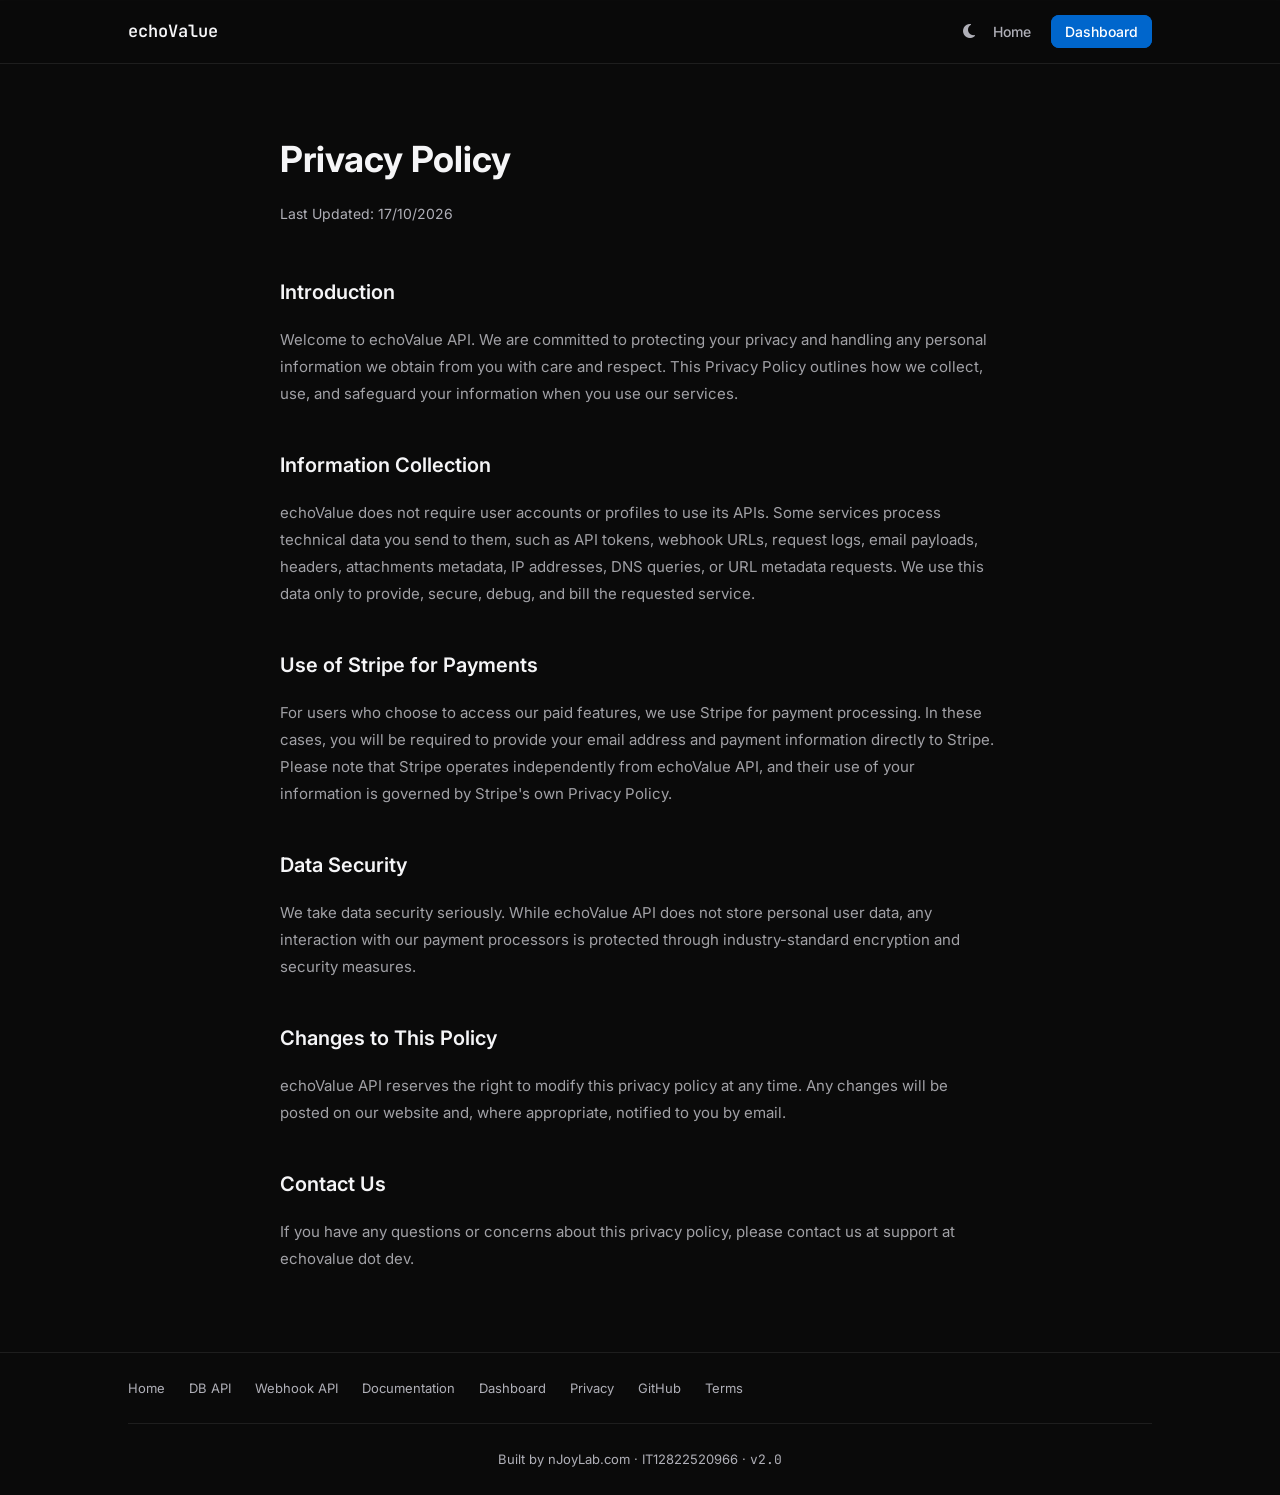
<file: privacy.html>
<!DOCTYPE HTML>
<html lang="en">
	<head>
		<meta charset="utf-8" />
		<meta name="viewport" content="width=device-width, initial-scale=1.0" />
		<title>echoValue - Privacy Policy</title>
		<meta name="description" content="Privacy policy for echoValue services and website.">
		<meta name="author" content="Emiliano Saurin">
		<link rel="canonical" href="https://www.echovalue.dev/privacy">
		<link rel="preconnect" href="https://fonts.googleapis.com">
		<link rel="preconnect" href="https://fonts.gstatic.com" crossorigin>
		<link rel="preconnect" href="https://cdnjs.cloudflare.com" crossorigin>
		<link rel="stylesheet"
			href="https://fonts.googleapis.com/css2?family=Inter:wght@300;400;500;600;700&family=JetBrains+Mono:wght@400;500;600&display=swap">
		<link rel="icon" href="/favicon.svg" type="image/svg+xml">
		<link rel="apple-touch-icon" sizes="180x180" href="/apple-touch-icon.png">
		<link rel="icon" type="image/png" sizes="32x32" href="/favicon-32x32.png">
		<link rel="icon" type="image/png" sizes="16x16" href="/favicon-16x16.png">
		<link rel="icon" href="/favicon.ico">
		<link rel="manifest" href="/site.webmanifest">
		<!-- Open Graph / Facebook -->
		<meta property="og:type" content="website">
		<meta property="og:url" content="https://www.echovalue.dev/privacy">
		<meta property="og:title" content="echoValue - Privacy Policy">
		<meta property="og:description" content="Privacy policy for echoValue services and website.">
		<meta property="og:image" content="https://www.echovalue.dev/images/echovalue-og.png">
		<meta property="og:image:width" content="1200">
		<meta property="og:image:height" content="630">
		<!-- Twitter -->
		<meta property="twitter:card" content="summary_large_image">
		<meta property="twitter:url" content="https://www.echovalue.dev/privacy">
		<meta property="twitter:title" content="echoValue - Privacy Policy">
		<meta property="twitter:description" content="Privacy policy for echoValue services and website.">
		<meta property="twitter:image" content="https://www.echovalue.dev/images/echovalue-og.png">
		<link rel="stylesheet" href="assets/css/dev-theme.css?v=14" />
		<link rel="stylesheet" href="https://cdnjs.cloudflare.com/ajax/libs/font-awesome/6.4.0/css/all.min.css"
		integrity="sha384-iw3OoTErCYJJB9mCa8LNS2hbsQ7M3C0EpIsO/H5+EGAkPGc6rk+V8i04oW/K5xq0" crossorigin="anonymous">
	<!-- Structured Data -->
	<script type="application/ld+json">
	{
		"@context": "https://schema.org",
		"@type": "WebPage",
		"name": "echoValue - Privacy Policy",
		"url": "https://www.echovalue.dev/privacy",
		"description": "Privacy policy for echoValue services and website."
	}
	</script>
</head>
	<body>

		<a href="#main" class="skip-link">Skip to content</a>

		<!-- Navigation -->
		<nav class="navbar">
			<div class="container">
				<a href="/" class="navbar-brand">
					echoValue
				</a>
				<button class="theme-toggle" aria-label="Toggle theme">
					<i class="fa-solid fa-moon"></i>
					<i class="fa-solid fa-sun"></i>
				</button>
				<button class="navbar-toggle" aria-label="Toggle navigation" aria-expanded="false" aria-controls="navbar-nav">
					<span></span>
					<span></span>
					<span></span>
				</button>
				<ul class="navbar-nav" id="navbar-nav">
					<li><a href="/">Home</a></li>
					<li><a href="https://dash.echovalue.dev" class="navbar-cta" target="_blank" rel="noopener noreferrer">Dashboard</a></li>
				</ul>
			</div>
		</nav>

		<main id="main">

		<!-- Content -->
		<section class="section pt-nav">
			<div class="container">
				<div class="legal-content">
					<h1>Privacy Policy</h1>
					<p class="legal-date">Last Updated: 17/10/2026</p>

					<div class="legal-body">
						<h2>Introduction</h2>
						<p>
							Welcome to echoValue API. We are committed to protecting your privacy and handling any personal information we obtain from you with care and respect. This Privacy Policy outlines how we collect, use, and safeguard your information when you use our services.
						</p>

						<h2>Information Collection</h2>
						<p>
							echoValue does not require user accounts or profiles to use its APIs. Some services process technical data you send to them, such as API tokens, webhook URLs, request logs, email payloads, headers, attachments metadata, IP addresses, DNS queries, or URL metadata requests. We use this data only to provide, secure, debug, and bill the requested service.
						</p>

						<h2>Use of Stripe for Payments</h2>
						<p>
							For users who choose to access our paid features, we use Stripe for payment processing. In these cases, you will be required to provide your email address and payment information directly to Stripe. Please note that Stripe operates independently from echoValue API, and their use of your information is governed by Stripe's own Privacy Policy.
						</p>

						<h2>Data Security</h2>
						<p>
							We take data security seriously. While echoValue API does not store personal user data, any interaction with our payment processors is protected through industry-standard encryption and security measures.
						</p>

						<h2>Changes to This Policy</h2>
						<p>
							echoValue API reserves the right to modify this privacy policy at any time. Any changes will be posted on our website and, where appropriate, notified to you by email.
						</p>

						<h2>Contact Us</h2>
						<p>
							If you have any questions or concerns about this privacy policy, please contact us at support at echovalue dot dev.
						</p>
					</div>
				</div>
			</div>
		</section>

		</main>

	<!-- Footer -->
	<footer class="footer">
		<div class="container">
			<div class="footer-content">
				<ul class="footer-links">
					<li><a href="/">Home</a></li>
					<li><a href="/db-api/">DB API</a></li>
					<li><a href="/webhook-api/">Webhook API</a></li>
					<li><a href="https://docs.echovalue.dev" target="_blank" rel="noopener noreferrer">Documentation</a></li>
					<li><a href="https://dash.echovalue.dev" target="_blank" rel="noopener noreferrer">Dashboard</a></li>
					<li><a href="/privacy">Privacy</a></li>
					<li><a href="https://github.com/njoylab" target="_blank" rel="noopener noreferrer">GitHub</a></li>
					<li><a href="/toc">Terms</a></li>
				</ul>
			</div>
			<div class="footer-bottom">
				<p>
					Built by <a href="https://www.njoylab.com" target="_blank" rel="noopener noreferrer">nJoyLab.com</a> ·
					IT12822520966 · <span class="text-mono">v2.0</span>
				</p>
			</div>
		</div>
	</footer>
		<script src="assets/js/nav-toggle.js?v=2"></script>
		<script src="assets/js/theme-toggle.js?v=1"></script>
	</body>
</html>
</file>
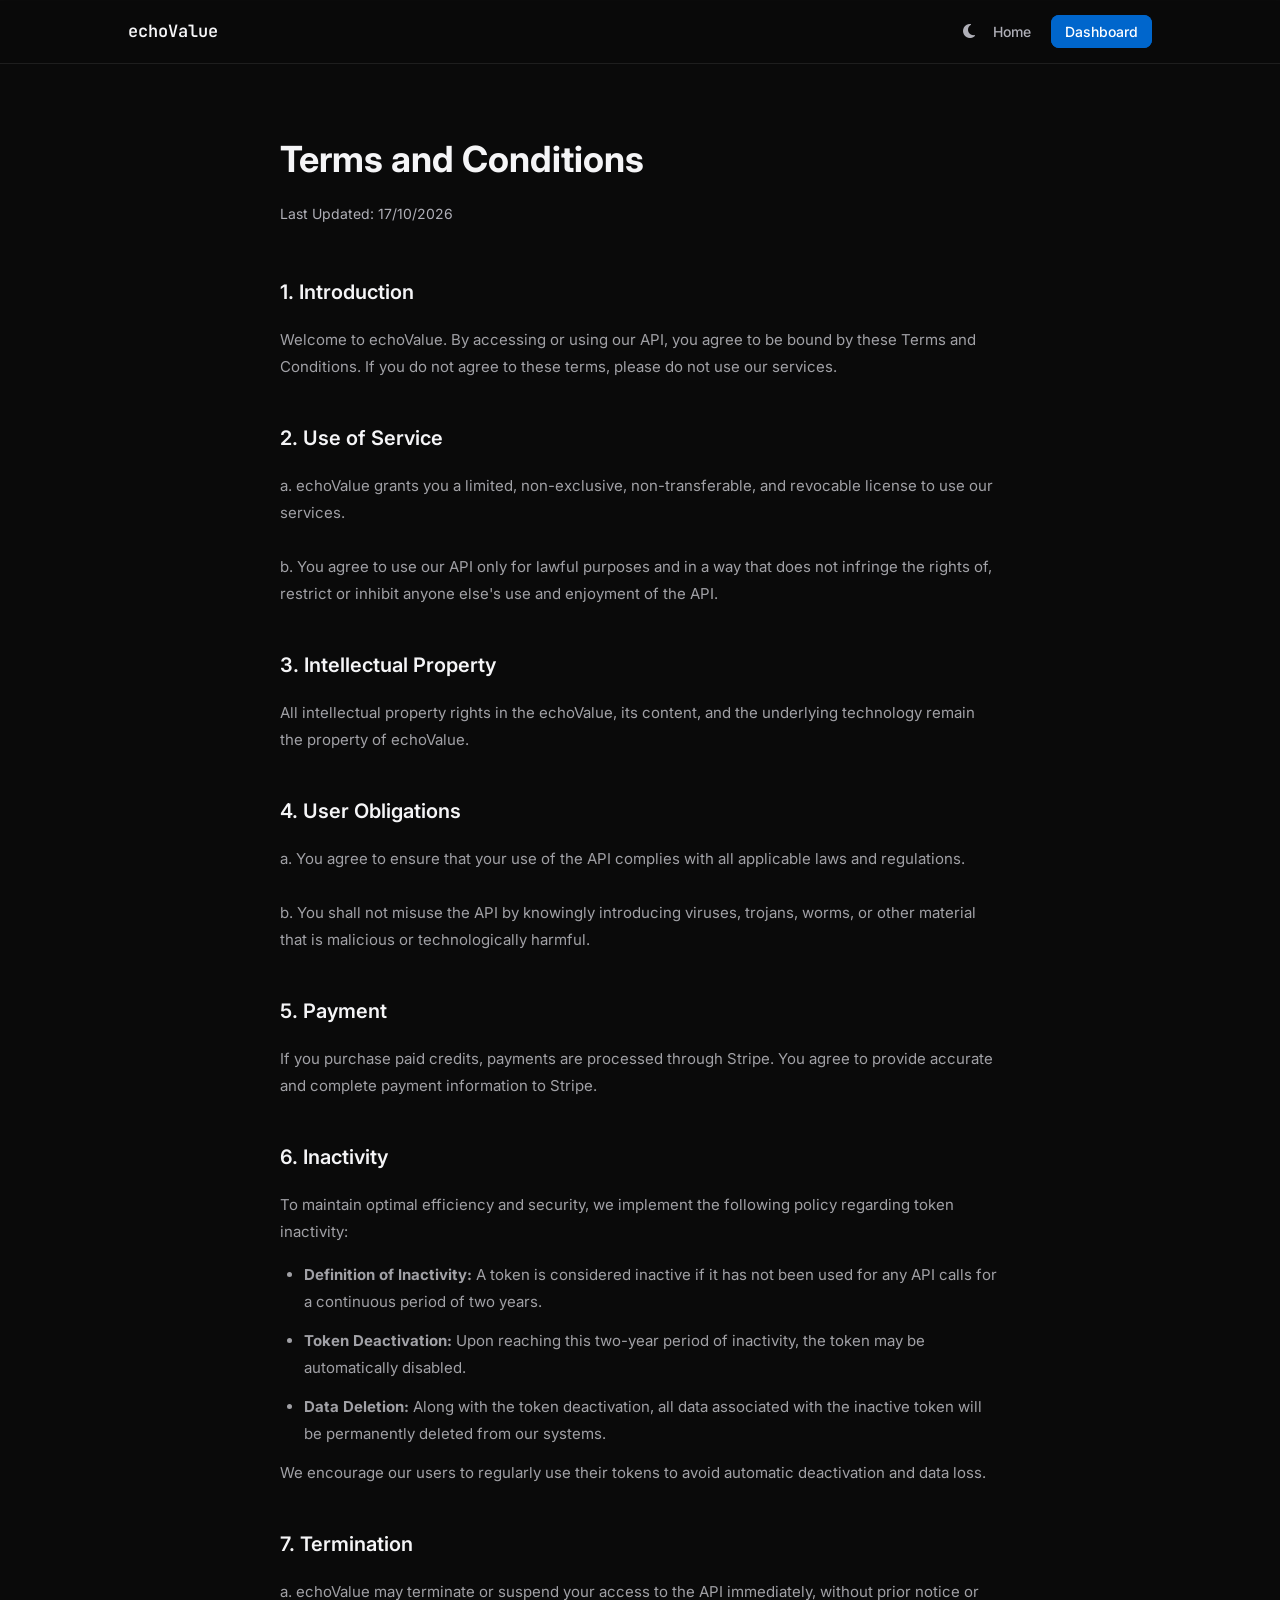
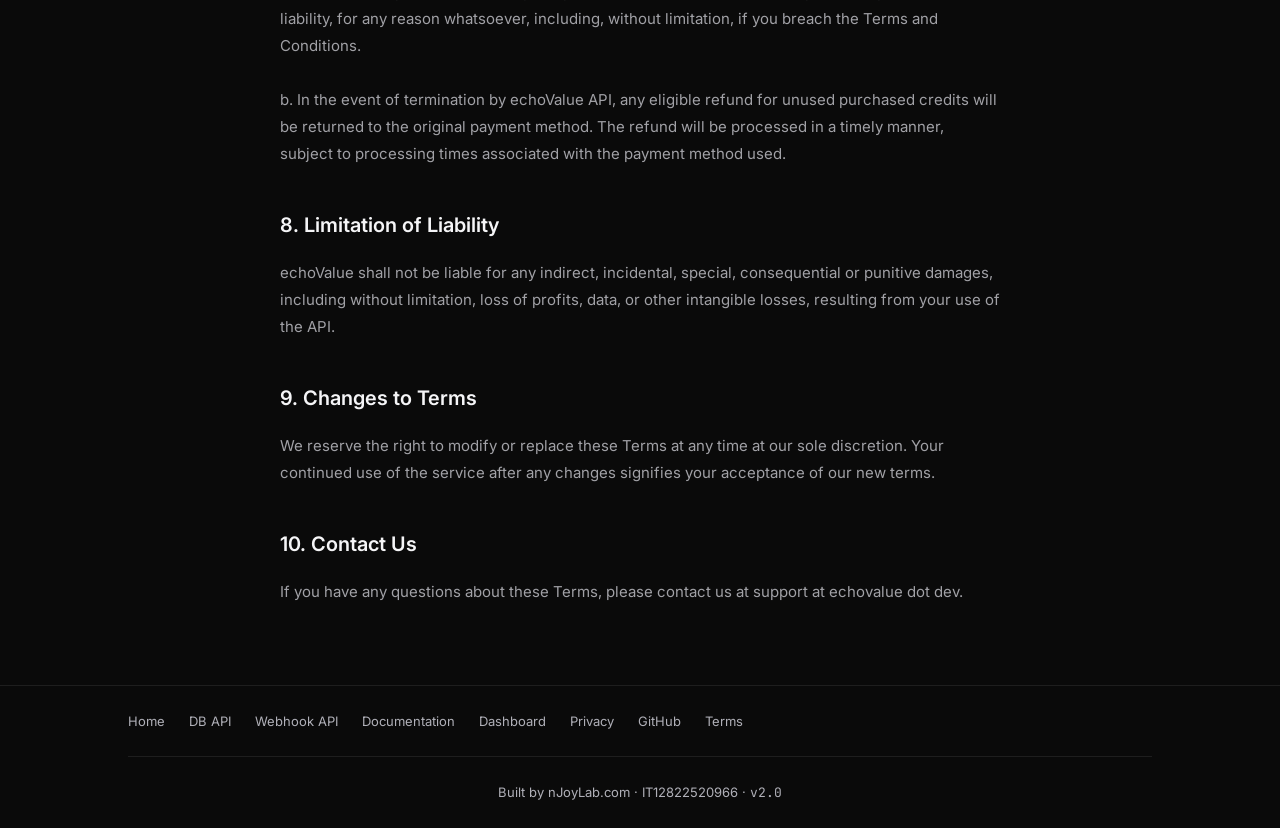
<file: toc.html>
<!DOCTYPE HTML>
<html lang="en">
	<head>
		<meta charset="utf-8" />
		<meta name="viewport" content="width=device-width, initial-scale=1.0" />
		<title>echoValue - Terms and Conditions</title>
		<meta name="description" content="Terms and conditions for echoValue services and website.">
		<meta name="author" content="Emiliano Saurin">
		<link rel="canonical" href="https://www.echovalue.dev/toc">
		<link rel="preconnect" href="https://fonts.googleapis.com">
		<link rel="preconnect" href="https://fonts.gstatic.com" crossorigin>
		<link rel="preconnect" href="https://cdnjs.cloudflare.com" crossorigin>
		<link rel="stylesheet"
			href="https://fonts.googleapis.com/css2?family=Inter:wght@300;400;500;600;700&family=JetBrains+Mono:wght@400;500;600&display=swap">
		<link rel="icon" href="/favicon.svg" type="image/svg+xml">
		<link rel="apple-touch-icon" sizes="180x180" href="/apple-touch-icon.png">
		<link rel="icon" type="image/png" sizes="32x32" href="/favicon-32x32.png">
		<link rel="icon" type="image/png" sizes="16x16" href="/favicon-16x16.png">
		<link rel="icon" href="/favicon.ico">
		<link rel="manifest" href="/site.webmanifest">
		<!-- Open Graph / Facebook -->
		<meta property="og:type" content="website">
		<meta property="og:url" content="https://www.echovalue.dev/toc">
		<meta property="og:title" content="echoValue - Terms and Conditions">
		<meta property="og:description" content="Terms and conditions for echoValue services and website.">
		<meta property="og:image" content="https://www.echovalue.dev/images/echovalue-og.png">
		<meta property="og:image:width" content="1200">
		<meta property="og:image:height" content="630">
		<!-- Twitter -->
		<meta property="twitter:card" content="summary_large_image">
		<meta property="twitter:url" content="https://www.echovalue.dev/toc">
		<meta property="twitter:title" content="echoValue - Terms and Conditions">
		<meta property="twitter:description" content="Terms and conditions for echoValue services and website.">
		<meta property="twitter:image" content="https://www.echovalue.dev/images/echovalue-og.png">
		<link rel="stylesheet" href="assets/css/dev-theme.css?v=14" />
		<link rel="stylesheet" href="https://cdnjs.cloudflare.com/ajax/libs/font-awesome/6.4.0/css/all.min.css"
			integrity="sha384-iw3OoTErCYJJB9mCa8LNS2hbsQ7M3C0EpIsO/H5+EGAkPGc6rk+V8i04oW/K5xq0" crossorigin="anonymous">
	<!-- Structured Data -->
	<script type="application/ld+json">
	{
		"@context": "https://schema.org",
		"@type": "WebPage",
		"name": "echoValue - Terms and Conditions",
		"url": "https://www.echovalue.dev/toc",
		"description": "Terms and conditions for echoValue services and website."
	}
	</script>
</head>
	<body>

		<a href="#main" class="skip-link">Skip to content</a>

		<!-- Navigation -->
		<nav class="navbar">
			<div class="container">
				<a href="/" class="navbar-brand">
					echoValue
				</a>
				<button class="theme-toggle" aria-label="Toggle theme">
					<i class="fa-solid fa-moon"></i>
					<i class="fa-solid fa-sun"></i>
				</button>
				<button class="navbar-toggle" aria-label="Toggle navigation" aria-expanded="false" aria-controls="navbar-nav">
					<span></span>
					<span></span>
					<span></span>
				</button>
				<ul class="navbar-nav" id="navbar-nav">
					<li><a href="/">Home</a></li>
					<li><a href="https://dash.echovalue.dev" class="navbar-cta" target="_blank" rel="noopener noreferrer">Dashboard</a></li>
				</ul>
			</div>
		</nav>

		<main id="main">

		<!-- Content -->
		<section class="section pt-nav">
			<div class="container">
				<div class="legal-content">
					<h1>Terms and Conditions</h1>
					<p class="legal-date">Last Updated: 17/10/2026</p>

					<div class="legal-body">
						<h2>1. Introduction</h2>
						<p>
							Welcome to echoValue. By accessing or using our API, you agree to be bound by these Terms and Conditions. If you do not agree to these terms, please do not use our services.
						</p>

						<h2>2. Use of Service</h2>
						<p>
							a. echoValue grants you a limited, non-exclusive, non-transferable, and revocable license to use our services.<br /><br />
							b. You agree to use our API only for lawful purposes and in a way that does not infringe the rights of, restrict or inhibit anyone else's use and enjoyment of the API.
						</p>

						<h2>3. Intellectual Property</h2>
						<p>
							All intellectual property rights in the echoValue, its content, and the underlying technology remain the property of echoValue.
						</p>

						<h2>4. User Obligations</h2>
						<p>
							a. You agree to ensure that your use of the API complies with all applicable laws and regulations.<br /><br />
							b. You shall not misuse the API by knowingly introducing viruses, trojans, worms, or other material that is malicious or technologically harmful.
						</p>

						<h2>5. Payment</h2>
						<p>
							If you purchase paid credits, payments are processed through Stripe. You agree to provide accurate and complete payment information to Stripe.
						</p>

						<h2 id="inactivity">6. Inactivity</h2>
						<p>
							To maintain optimal efficiency and security, we implement the following policy regarding token inactivity:
						</p>
						<ul>
							<li>
								<strong>Definition of Inactivity:</strong> A token is considered inactive if it has not been used for any API calls for a continuous period of two years.
							</li>
							<li>
								<strong>Token Deactivation:</strong> Upon reaching this two-year period of inactivity, the token may be automatically disabled.
							</li>
							<li>
								<strong>Data Deletion:</strong> Along with the token deactivation, all data associated with the inactive token will be permanently deleted from our systems.
							</li>
						</ul>
						<p>
							We encourage our users to regularly use their tokens to avoid automatic deactivation and data loss.
						</p>

						<h2>7. Termination</h2>
						<p>
							a. echoValue may terminate or suspend your access to the API immediately, without prior notice or liability, for any reason whatsoever, including, without limitation, if you breach the Terms and Conditions.<br /><br />
							b. In the event of termination by echoValue API, any eligible refund for unused purchased credits will be returned to the original payment method. The refund will be processed in a timely manner, subject to processing times associated with the payment method used.
						</p>

						<h2>8. Limitation of Liability</h2>
						<p>
							echoValue shall not be liable for any indirect, incidental, special, consequential or punitive damages, including without limitation, loss of profits, data, or other intangible losses, resulting from your use of the API.
						</p>

						<h2>9. Changes to Terms</h2>
						<p>
							We reserve the right to modify or replace these Terms at any time at our sole discretion. Your continued use of the service after any changes signifies your acceptance of our new terms.
						</p>

						<h2>10. Contact Us</h2>
						<p>
							If you have any questions about these Terms, please contact us at support at echovalue dot dev.
						</p>
					</div>
				</div>
			</div>
		</section>

		</main>

	<!-- Footer -->
	<footer class="footer">
		<div class="container">
			<div class="footer-content">
				<ul class="footer-links">
					<li><a href="/">Home</a></li>
					<li><a href="/db-api/">DB API</a></li>
					<li><a href="/webhook-api/">Webhook API</a></li>
					<li><a href="https://docs.echovalue.dev" target="_blank" rel="noopener noreferrer">Documentation</a></li>
					<li><a href="https://dash.echovalue.dev" target="_blank" rel="noopener noreferrer">Dashboard</a></li>
					<li><a href="/privacy">Privacy</a></li>
					<li><a href="https://github.com/njoylab" target="_blank" rel="noopener noreferrer">GitHub</a></li>
					<li><a href="/toc">Terms</a></li>
				</ul>
			</div>
			<div class="footer-bottom">
				<p>
					Built by <a href="https://www.njoylab.com" target="_blank" rel="noopener noreferrer">nJoyLab.com</a> ·
					IT12822520966 · <span class="text-mono">v2.0</span>
				</p>
			</div>
		</div>
	</footer>
	<script src="assets/js/nav-toggle.js?v=2"></script>
	<script src="assets/js/theme-toggle.js?v=1"></script>
</body>
</html>
</file>
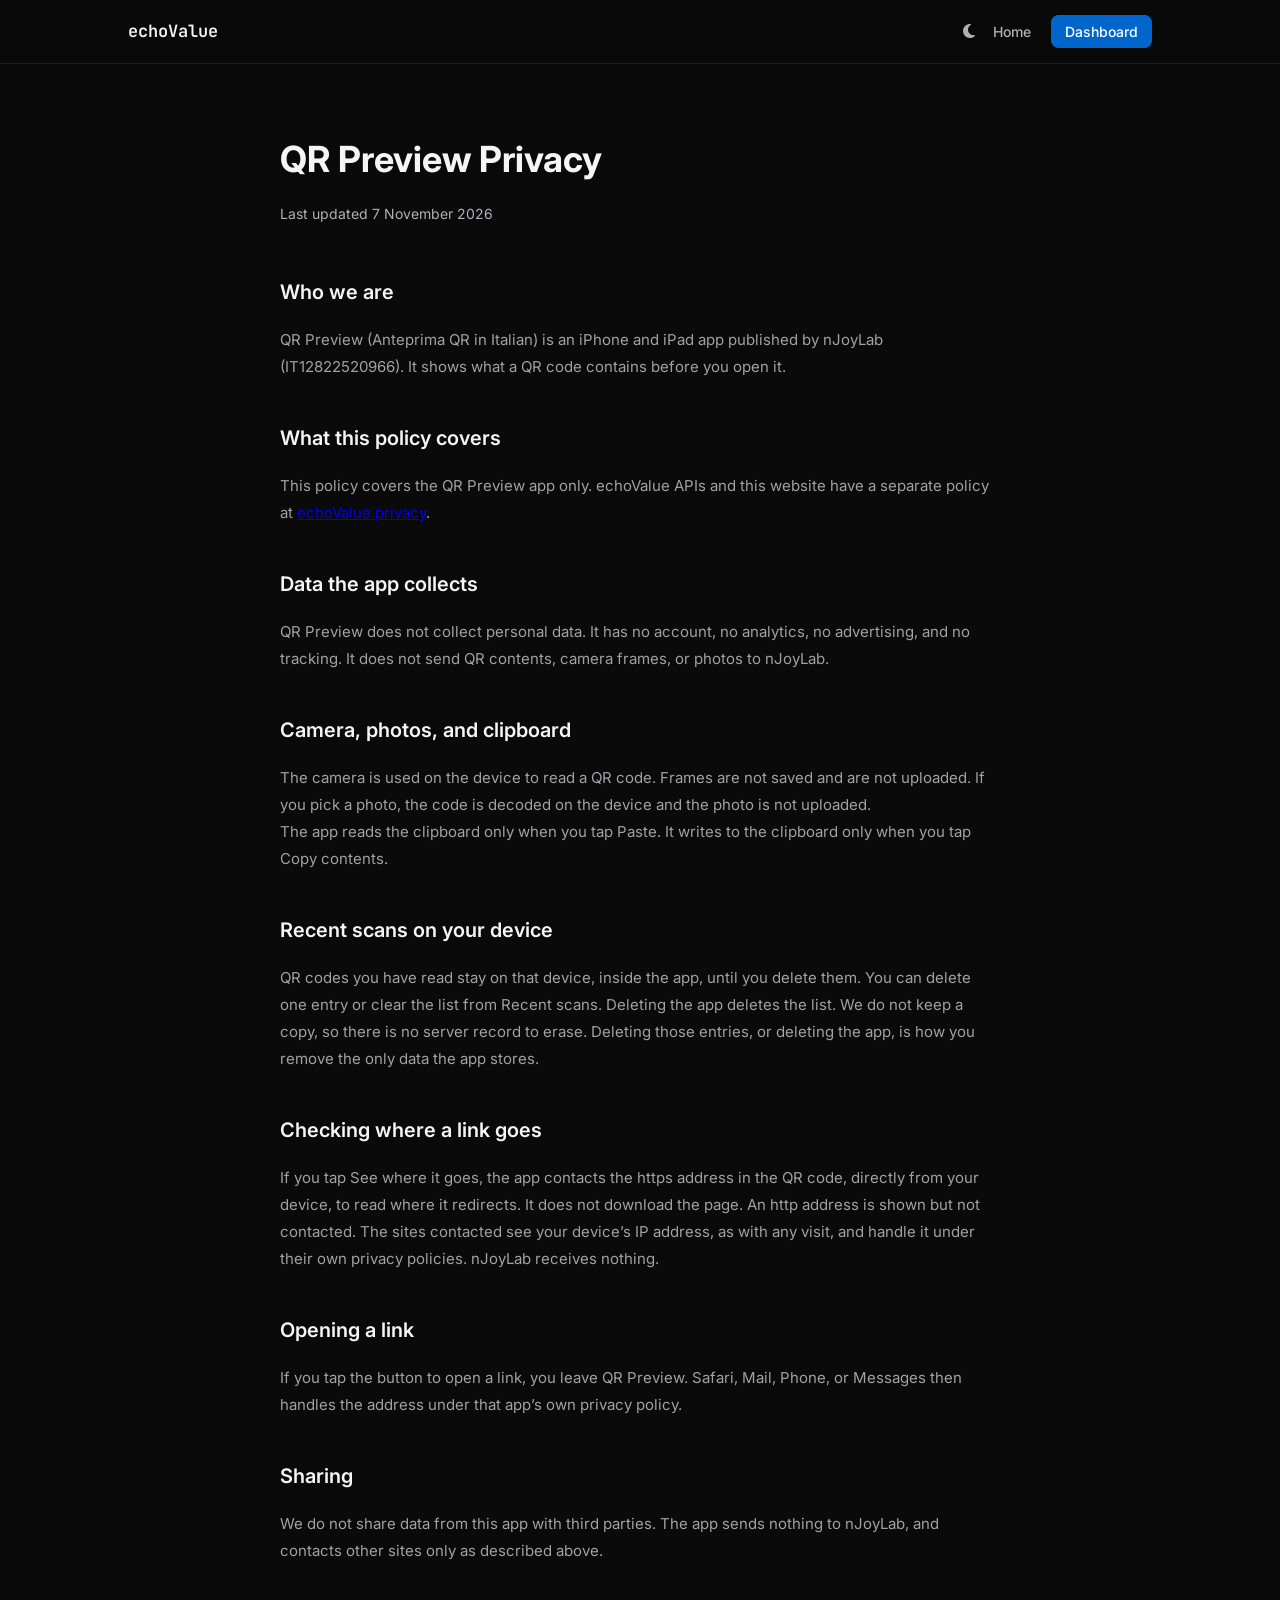
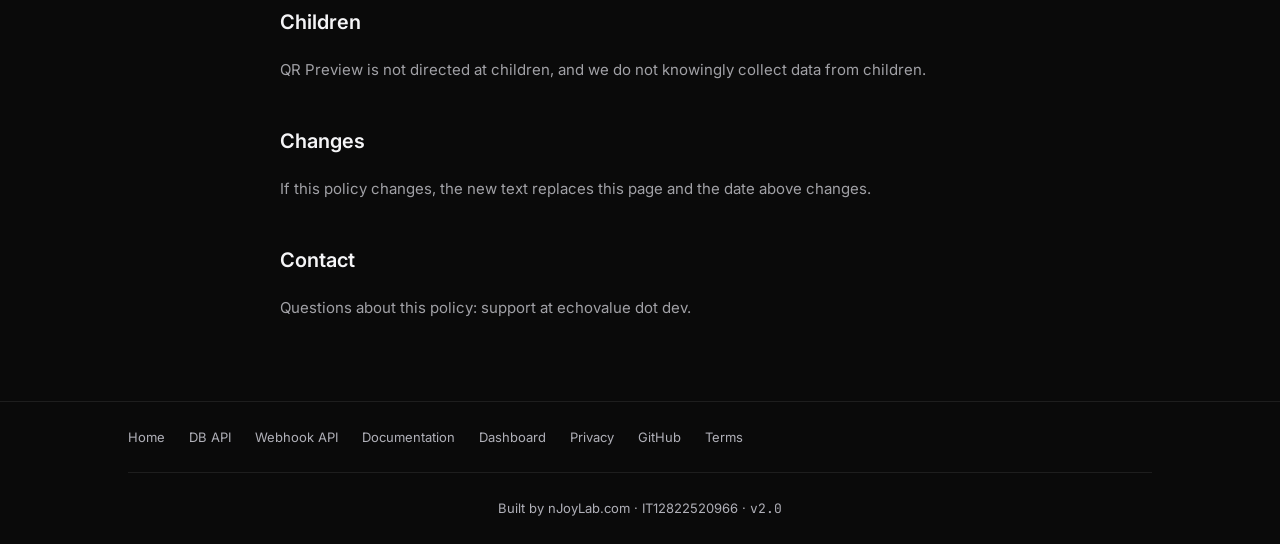
<file: anteprima-qr/privacy.html>
<!DOCTYPE HTML>
<html lang="en">
	<head>
		<meta charset="utf-8" />
		<meta name="viewport" content="width=device-width, initial-scale=1.0" />
		<title>echoValue - QR Preview Privacy</title>
		<meta name="description" content="Privacy policy for the QR Preview app (Anteprima QR in Italian). The app reads QR codes on your device and does not collect personal data.">
		<meta name="author" content="Emiliano Saurin">
		<link rel="canonical" href="https://www.echovalue.dev/anteprima-qr/privacy">
		<link rel="preconnect" href="https://fonts.googleapis.com">
		<link rel="preconnect" href="https://fonts.gstatic.com" crossorigin>
		<link rel="preconnect" href="https://cdnjs.cloudflare.com" crossorigin>
		<link rel="stylesheet"
			href="https://fonts.googleapis.com/css2?family=Inter:wght@300;400;500;600;700&family=JetBrains+Mono:wght@400;500;600&display=swap">
		<link rel="icon" href="/favicon.svg" type="image/svg+xml">
		<link rel="apple-touch-icon" sizes="180x180" href="/apple-touch-icon.png">
		<link rel="icon" type="image/png" sizes="32x32" href="/favicon-32x32.png">
		<link rel="icon" type="image/png" sizes="16x16" href="/favicon-16x16.png">
		<link rel="icon" href="/favicon.ico">
		<link rel="manifest" href="/site.webmanifest">
		<meta property="og:type" content="website">
		<meta property="og:url" content="https://www.echovalue.dev/anteprima-qr/privacy">
		<meta property="og:title" content="echoValue - QR Preview Privacy">
		<meta property="og:description" content="Privacy policy for the QR Preview app (Anteprima QR in Italian). The app reads QR codes on your device and does not collect personal data.">
		<meta property="og:image" content="https://www.echovalue.dev/images/echovalue-og.png">
		<meta property="og:image:width" content="1200">
		<meta property="og:image:height" content="630">
		<meta property="twitter:card" content="summary_large_image">
		<meta property="twitter:url" content="https://www.echovalue.dev/anteprima-qr/privacy">
		<meta property="twitter:title" content="echoValue - QR Preview Privacy">
		<meta property="twitter:description" content="Privacy policy for the QR Preview app (Anteprima QR in Italian). The app reads QR codes on your device and does not collect personal data.">
		<meta property="twitter:image" content="https://www.echovalue.dev/images/echovalue-og.png">
		<link rel="stylesheet" href="../assets/css/dev-theme.css?v=14" />
		<link rel="stylesheet" href="https://cdnjs.cloudflare.com/ajax/libs/font-awesome/6.4.0/css/all.min.css"
			integrity="sha384-iw3OoTErCYJJB9mCa8LNS2hbsQ7M3C0EpIsO/H5+EGAkPGc6rk+V8i04oW/K5xq0" crossorigin="anonymous">
		<script type="application/ld+json">
		{
			"@context": "https://schema.org",
			"@type": "WebPage",
			"name": "echoValue - QR Preview Privacy",
			"url": "https://www.echovalue.dev/anteprima-qr/privacy",
			"description": "Privacy policy for the QR Preview app (Anteprima QR in Italian). The app reads QR codes on your device and does not collect personal data."
		}
		</script>
	</head>
	<body>

		<a href="#main" class="skip-link">Skip to content</a>

		<nav class="navbar">
			<div class="container">
				<a href="/" class="navbar-brand">
					echoValue
				</a>
				<button class="theme-toggle" aria-label="Toggle theme">
					<i class="fa-solid fa-moon"></i>
					<i class="fa-solid fa-sun"></i>
				</button>
				<button class="navbar-toggle" aria-label="Toggle navigation" aria-expanded="false" aria-controls="navbar-nav">
					<span></span>
					<span></span>
					<span></span>
				</button>
				<ul class="navbar-nav" id="navbar-nav">
					<li><a href="/">Home</a></li>
					<li><a href="https://dash.echovalue.dev" class="navbar-cta" target="_blank" rel="noopener noreferrer">Dashboard</a></li>
				</ul>
			</div>
		</nav>

		<main id="main">
			<section class="section pt-nav">
				<div class="container">
					<div class="legal-content">
						<h1>QR Preview Privacy</h1>
						<p class="legal-date">Last updated 7 November 2026</p>
						<div class="legal-body">
							<h2>Who we are</h2>
							<p>
								QR Preview (Anteprima QR in Italian) is an iPhone and iPad app published by nJoyLab (IT12822520966). It shows what a QR code contains before you open it.
							</p>

							<h2>What this policy covers</h2>
							<p>
								This policy covers the QR Preview app only. echoValue APIs and this website have a separate policy at <a href="/privacy">echoValue privacy</a>.
							</p>

							<h2>Data the app collects</h2>
							<p>
								QR Preview does not collect personal data. It has no account, no analytics, no advertising, and no tracking. It does not send QR contents, camera frames, or photos to nJoyLab.
							</p>

							<h2>Camera, photos, and clipboard</h2>
							<p>
								The camera is used on the device to read a QR code. Frames are not saved and are not uploaded. If you pick a photo, the code is decoded on the device and the photo is not uploaded.
							</p>
							<p>
								The app reads the clipboard only when you tap Paste. It writes to the clipboard only when you tap Copy contents.
							</p>

							<h2>Recent scans on your device</h2>
							<p>
								QR codes you have read stay on that device, inside the app, until you delete them. You can delete one entry or clear the list from Recent scans. Deleting the app deletes the list. We do not keep a copy, so there is no server record to erase. Deleting those entries, or deleting the app, is how you remove the only data the app stores.
							</p>

							<h2>Checking where a link goes</h2>
							<p>
								If you tap See where it goes, the app contacts the https address in the QR code, directly from your device, to read where it redirects. It does not download the page. An http address is shown but not contacted. The sites contacted see your device’s IP address, as with any visit, and handle it under their own privacy policies. nJoyLab receives nothing.
							</p>

							<h2>Opening a link</h2>
							<p>
								If you tap the button to open a link, you leave QR Preview. Safari, Mail, Phone, or Messages then handles the address under that app’s own privacy policy.
							</p>

							<h2>Sharing</h2>
							<p>
								We do not share data from this app with third parties. The app sends nothing to nJoyLab, and contacts other sites only as described above.
							</p>

							<h2>Children</h2>
							<p>
								QR Preview is not directed at children, and we do not knowingly collect data from children.
							</p>

							<h2>Changes</h2>
							<p>
								If this policy changes, the new text replaces this page and the date above changes.
							</p>

							<h2>Contact</h2>
							<p>
								Questions about this policy: support at echovalue dot dev.
							</p>
						</div>
					</div>
				</div>
			</section>
		</main>

		<footer class="footer">
			<div class="container">
				<div class="footer-content">
					<ul class="footer-links">
						<li><a href="/">Home</a></li>
						<li><a href="/db-api/">DB API</a></li>
						<li><a href="/webhook-api/">Webhook API</a></li>
						<li><a href="https://docs.echovalue.dev" target="_blank" rel="noopener noreferrer">Documentation</a></li>
						<li><a href="https://dash.echovalue.dev" target="_blank" rel="noopener noreferrer">Dashboard</a></li>
						<li><a href="/privacy">Privacy</a></li>
						<li><a href="https://github.com/njoylab" target="_blank" rel="noopener noreferrer">GitHub</a></li>
						<li><a href="/toc">Terms</a></li>
					</ul>
				</div>
				<div class="footer-bottom">
					<p>
						Built by <a href="https://www.njoylab.com" target="_blank" rel="noopener noreferrer">nJoyLab.com</a> ·
						IT12822520966 · <span class="text-mono">v2.0</span>
					</p>
				</div>
			</div>
		</footer>
		<script src="../assets/js/nav-toggle.js?v=2"></script>
		<script src="../assets/js/theme-toggle.js?v=1"></script>
	</body>
</html>
</file>
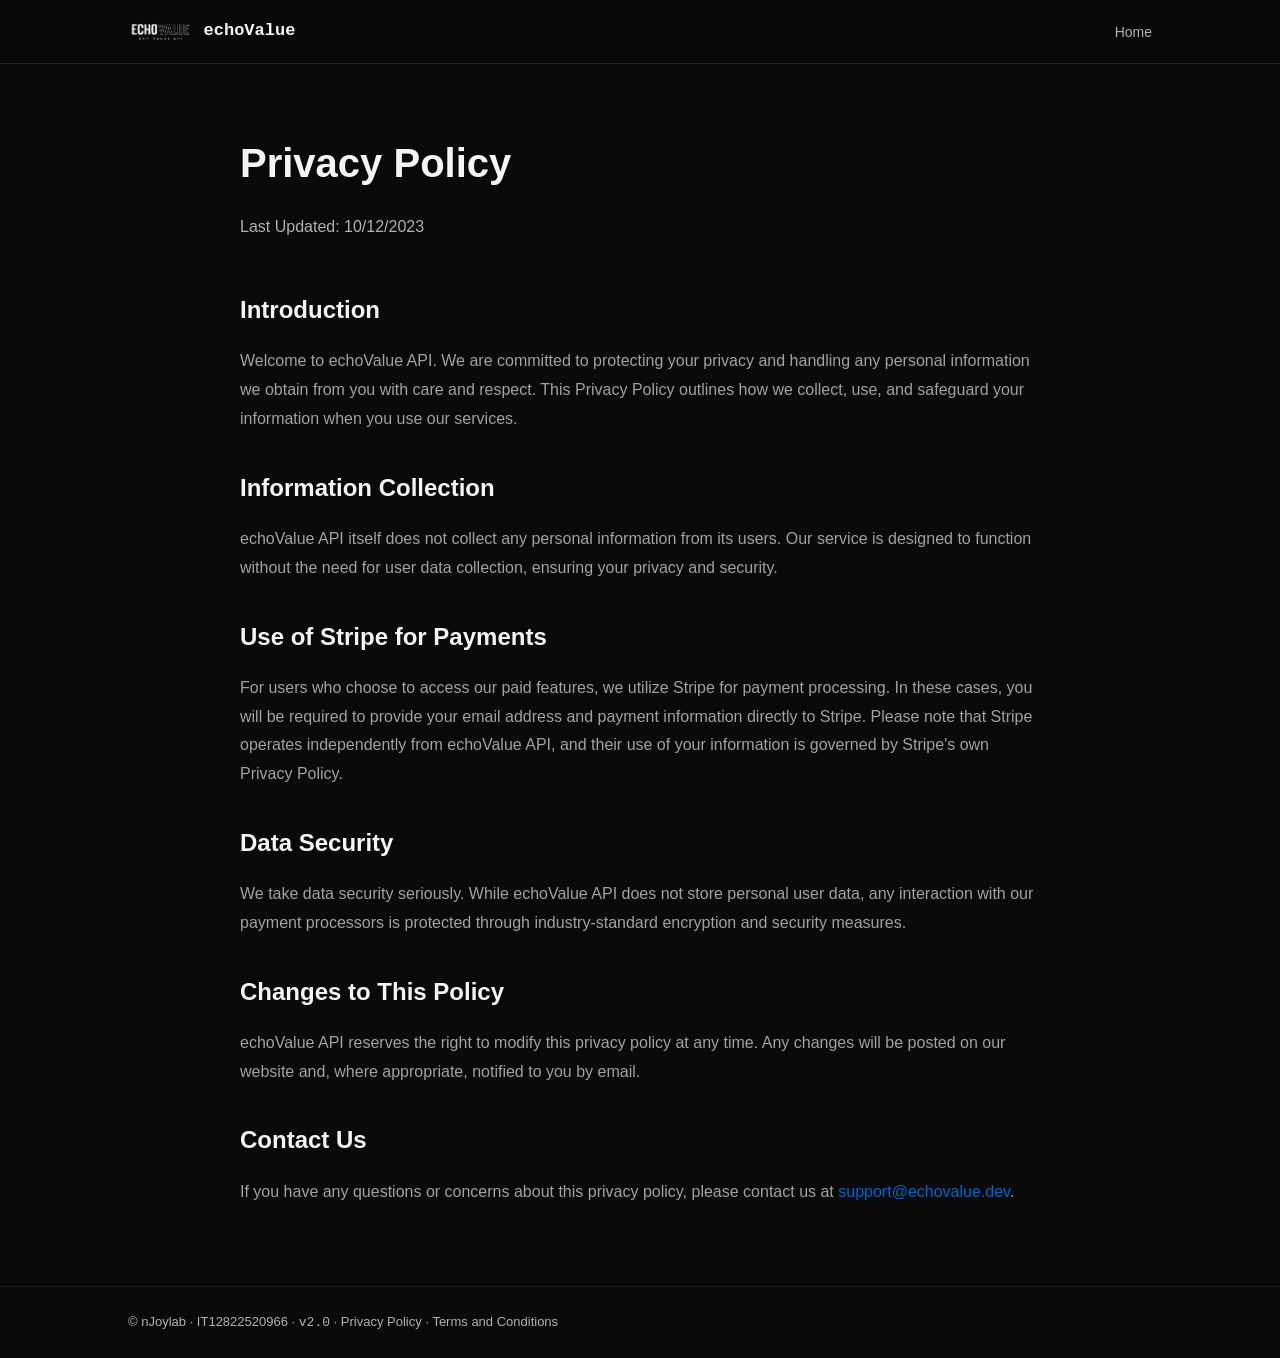
<file: legal/privacy.html>
<!DOCTYPE HTML>
<html lang="en">
	<head>
		<meta charset="utf-8" />
		<meta name="viewport" content="width=device-width, initial-scale=1, user-scalable=no" />
		<title>echoValue - Privacy Policy</title>
		<link rel="stylesheet" href="../assets/css/dev-theme.css" />
	</head>
	<body>

		<!-- Navigation -->
		<nav class="navbar">
			<div class="container">
				<a href="/" class="navbar-brand">
					<img src="../images/echovalue_logo.webp" alt="echoValue">
					echoValue
				</a>
				<ul class="navbar-nav">
					<li><a href="/">Home</a></li>
				</ul>
			</div>
		</nav>

		<!-- Content -->
		<section class="section" style="padding-top: 8rem;">
			<div class="container">
				<div style="max-width: 800px; margin: 0 auto;">
					<h1 style="font-size: 2.5rem; font-weight: 700; color: var(--color-text-primary); margin-bottom: 1rem;">Privacy Policy</h1>
					<p style="color: var(--color-text-muted); margin-bottom: 3rem;">Last Updated: 10/12/2023</p>

					<div style="line-height: 1.8; color: var(--color-text-secondary);">
						<h2 style="font-size: 1.5rem; font-weight: 600; color: var(--color-text-primary); margin-top: 2rem; margin-bottom: 1rem;">Introduction</h2>
						<p>
							Welcome to echoValue API. We are committed to protecting your privacy and handling any personal information we obtain from you with care and respect. This Privacy Policy outlines how we collect, use, and safeguard your information when you use our services.
						</p>

						<h2 style="font-size: 1.5rem; font-weight: 600; color: var(--color-text-primary); margin-top: 2rem; margin-bottom: 1rem;">Information Collection</h2>
						<p>
							echoValue API itself does not collect any personal information from its users. Our service is designed to function without the need for user data collection, ensuring your privacy and security.
						</p>

						<h2 style="font-size: 1.5rem; font-weight: 600; color: var(--color-text-primary); margin-top: 2rem; margin-bottom: 1rem;">Use of Stripe for Payments</h2>
						<p>
							For users who choose to access our paid features, we utilize Stripe for payment processing. In these cases, you will be required to provide your email address and payment information directly to Stripe. Please note that Stripe operates independently from echoValue API, and their use of your information is governed by Stripe's own Privacy Policy.
						</p>

						<h2 style="font-size: 1.5rem; font-weight: 600; color: var(--color-text-primary); margin-top: 2rem; margin-bottom: 1rem;">Data Security</h2>
						<p>
							We take data security seriously. While echoValue API does not store personal user data, any interaction with our payment processors is protected through industry-standard encryption and security measures.
						</p>

						<h2 style="font-size: 1.5rem; font-weight: 600; color: var(--color-text-primary); margin-top: 2rem; margin-bottom: 1rem;">Changes to This Policy</h2>
						<p>
							echoValue API reserves the right to modify this privacy policy at any time. Any changes will be posted on our website and, where appropriate, notified to you by email.
						</p>

						<h2 style="font-size: 1.5rem; font-weight: 600; color: var(--color-text-primary); margin-top: 2rem; margin-bottom: 1rem;">Contact Us</h2>
						<p>
							If you have any questions or concerns about this privacy policy, please contact us at <a href="mailto:support@echovalue.dev" style="color: var(--color-accent-blue); text-decoration: none;">support@echovalue.dev</a>.
						</p>
					</div>
				</div>
			</div>
		</section>

		<!-- Footer -->
		<footer class="footer">
			<div class="container">
				<p>
					© <a href="https://www.njoylab.com" target="_blank">nJoylab</a> · IT12822520966 · <span class="text-mono">v2.0</span> ·
					<a href="privacy.html">Privacy Policy</a> ·
					<a href="toc.html">Terms and Conditions</a>
				</p>
			</div>
		</footer>

	</body>
</html>
</file>
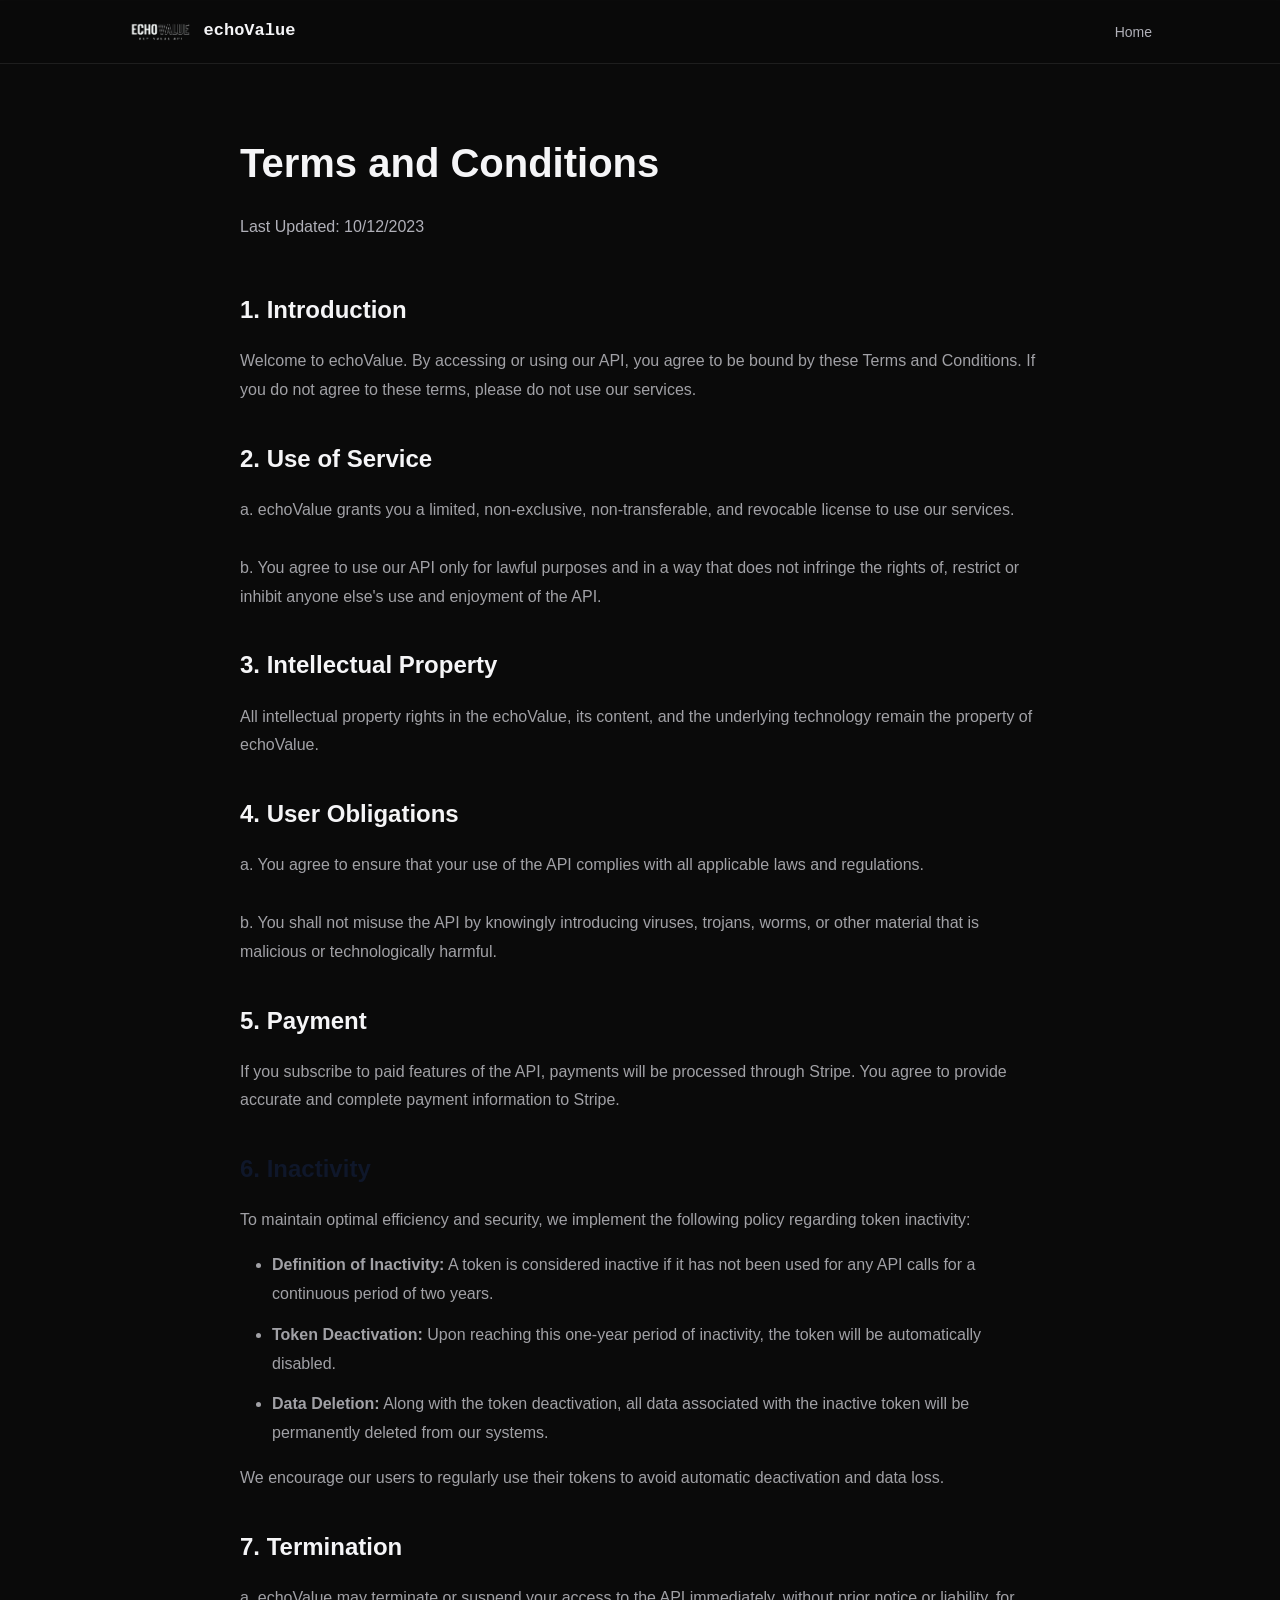
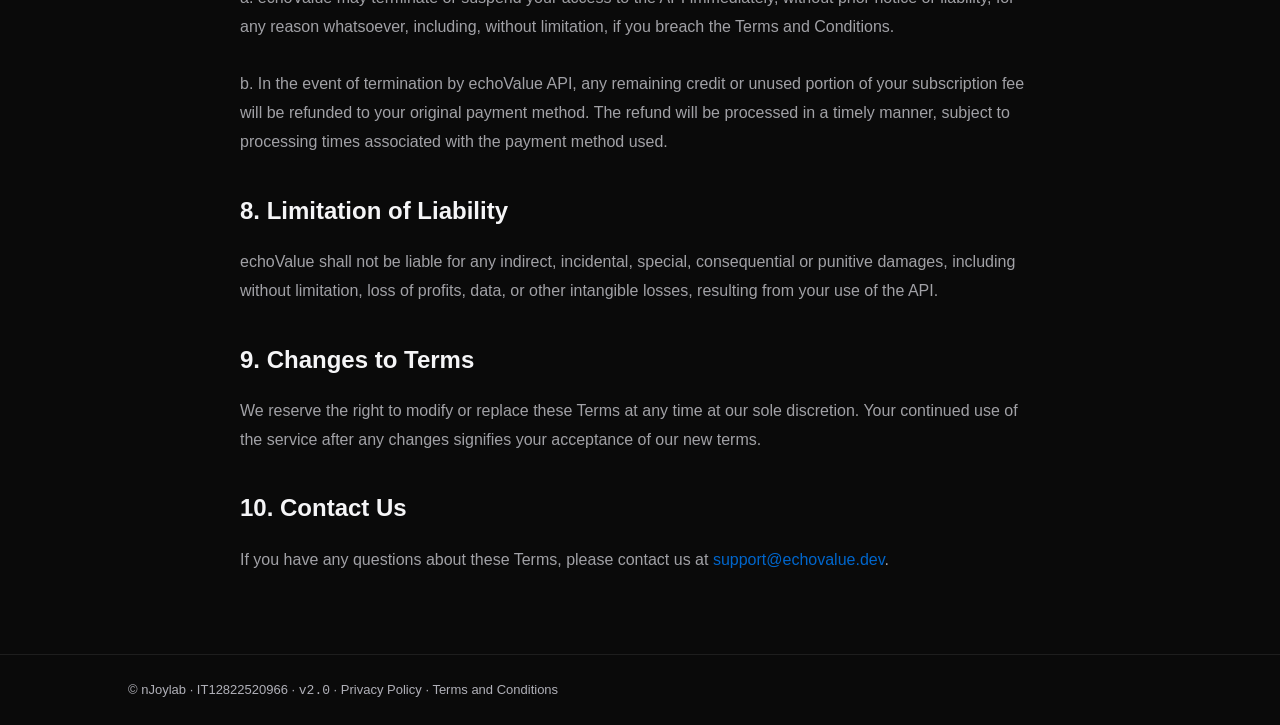
<file: legal/toc.html>
<!DOCTYPE HTML>
<html lang="en">
	<head>
		<meta charset="utf-8" />
		<meta name="viewport" content="width=device-width, initial-scale=1, user-scalable=no" />
		<title>echoValue - Terms and Conditions</title>
		<link rel="stylesheet" href="../assets/css/dev-theme.css" />
	</head>
	<body>

		<!-- Navigation -->
		<nav class="navbar">
			<div class="container">
				<a href="/" class="navbar-brand">
					<img src="../images/echovalue_logo.webp" alt="echoValue">
					echoValue
				</a>
				<ul class="navbar-nav">
					<li><a href="/">Home</a></li>
				</ul>
			</div>
		</nav>

		<!-- Content -->
		<section class="section" style="padding-top: 8rem;">
			<div class="container">
				<div style="max-width: 800px; margin: 0 auto;">
					<h1 style="font-size: 2.5rem; font-weight: 700; color: var(--color-text-primary); margin-bottom: 1rem;">Terms and Conditions</h1>
					<p style="color: var(--color-text-muted); margin-bottom: 3rem;">Last Updated: 10/12/2023</p>

					<div style="line-height: 1.8; color: var(--color-text-secondary);">
						<h2 style="font-size: 1.5rem; font-weight: 600; color: var(--color-text-primary); margin-top: 2rem; margin-bottom: 1rem;">1. Introduction</h2>
						<p>
							Welcome to echoValue. By accessing or using our API, you agree to be bound by these Terms and Conditions. If you do not agree to these terms, please do not use our services.
						</p>

						<h2 style="font-size: 1.5rem; font-weight: 600; color: var(--color-text-primary); margin-top: 2rem; margin-bottom: 1rem;">2. Use of Service</h2>
						<p>
							a. echoValue grants you a limited, non-exclusive, non-transferable, and revocable license to use our services.<br><br>
							b. You agree to use our API only for lawful purposes and in a way that does not infringe the rights of, restrict or inhibit anyone else's use and enjoyment of the API.
						</p>

						<h2 style="font-size: 1.5rem; font-weight: 600; color: var(--color-text-primary); margin-top: 2rem; margin-bottom: 1rem;">3. Intellectual Property</h2>
						<p>
							All intellectual property rights in the echoValue, its content, and the underlying technology remain the property of echoValue.
						</p>

						<h2 style="font-size: 1.5rem; font-weight: 600; color: var(--color-text-primary); margin-top: 2rem; margin-bottom: 1rem;">4. User Obligations</h2>
						<p>
							a. You agree to ensure that your use of the API complies with all applicable laws and regulations.<br><br>
							b. You shall not misuse the API by knowingly introducing viruses, trojans, worms, or other material that is malicious or technologically harmful.
						</p>

						<h2 style="font-size: 1.5rem; font-weight: 600; color: var(--color-text-primary); margin-top: 2rem; margin-bottom: 1rem;">5. Payment</h2>
						<p>
							If you subscribe to paid features of the API, payments will be processed through Stripe. You agree to provide accurate and complete payment information to Stripe.
						</p>

						<h2 id="inactivity" style="font-size: 1.5rem; font-weight: 600; color: #0f172a; margin-top: 2rem; margin-bottom: 1rem;">6. Inactivity</h2>
						<p>
							To maintain optimal efficiency and security, we implement the following policy regarding token inactivity:
						</p>
						<ul style="margin-left: 2rem; margin-top: 1rem;">
							<li style="margin-bottom: 0.75rem;">
								<strong>Definition of Inactivity:</strong> A token is considered inactive if it has not been used for any API calls for a continuous period of two years.
							</li>
							<li style="margin-bottom: 0.75rem;">
								<strong>Token Deactivation:</strong> Upon reaching this one-year period of inactivity, the token will be automatically disabled.
							</li>
							<li style="margin-bottom: 0.75rem;">
								<strong>Data Deletion:</strong> Along with the token deactivation, all data associated with the inactive token will be permanently deleted from our systems.
							</li>
						</ul>
						<p style="margin-top: 1rem;">
							We encourage our users to regularly use their tokens to avoid automatic deactivation and data loss.
						</p>

						<h2 style="font-size: 1.5rem; font-weight: 600; color: var(--color-text-primary); margin-top: 2rem; margin-bottom: 1rem;">7. Termination</h2>
						<p>
							a. echoValue may terminate or suspend your access to the API immediately, without prior notice or liability, for any reason whatsoever, including, without limitation, if you breach the Terms and Conditions.<br><br>
							b. In the event of termination by echoValue API, any remaining credit or unused portion of your subscription fee will be refunded to your original payment method. The refund will be processed in a timely manner, subject to processing times associated with the payment method used.
						</p>

						<h2 style="font-size: 1.5rem; font-weight: 600; color: var(--color-text-primary); margin-top: 2rem; margin-bottom: 1rem;">8. Limitation of Liability</h2>
						<p>
							echoValue shall not be liable for any indirect, incidental, special, consequential or punitive damages, including without limitation, loss of profits, data, or other intangible losses, resulting from your use of the API.
						</p>

						<h2 style="font-size: 1.5rem; font-weight: 600; color: var(--color-text-primary); margin-top: 2rem; margin-bottom: 1rem;">9. Changes to Terms</h2>
						<p>
							We reserve the right to modify or replace these Terms at any time at our sole discretion. Your continued use of the service after any changes signifies your acceptance of our new terms.
						</p>

						<h2 style="font-size: 1.5rem; font-weight: 600; color: var(--color-text-primary); margin-top: 2rem; margin-bottom: 1rem;">10. Contact Us</h2>
						<p>
							If you have any questions about these Terms, please contact us at <a href="mailto:support@echovalue.dev" style="color: var(--color-accent-blue); text-decoration: none;">support@echovalue.dev</a>.
						</p>
					</div>
				</div>
			</div>
		</section>

		<!-- Footer -->
		<footer class="footer">
			<div class="container">
				<p>
					© <a href="https://www.njoylab.com" target="_blank">nJoylab</a> · IT12822520966 · <span class="text-mono">v2.0</span> ·
					<a href="privacy.html">Privacy Policy</a> ·
					<a href="toc.html">Terms and Conditions</a>
				</p>
			</div>
		</footer>

	</body>
</html>
</file>
<file: assets/css/dev-theme.css>
/* Developer-Focused Theme for echoValue */
/* Fonts (Inter + JetBrains Mono) are loaded via <link> in each page <head> for earlier discovery. */

:root {
  /* echoValue design-system tokens */
  --ev-color-bg: #0a0a0a;
  --ev-color-bg-subtle: #101012;
  --ev-color-surface: #141414;
  --ev-color-surface-raised: #1c1c1e;
  --ev-color-border: #262626;
  --ev-color-border-hover: #3a3a3c;
  --ev-color-text: #f5f5f7;
  --ev-color-text-muted: #a1a1a6;
  --ev-color-text-subtle: #b0b0b8;
  --ev-color-accent: #0a84ff;
  --ev-color-accent-hover: #64d2ff;
  --ev-color-accent-soft: rgba(10, 132, 255, 0.14);
  --ev-color-success: #30d158;
  --ev-color-warning: #ff9f0a;
  --ev-color-error: #ff453a;
  --ev-container-page: 1120px;
  --ev-container-copy: 760px;
  --ev-radius-sm: 8px;
  --ev-radius-md: 12px;
  --ev-radius-lg: 16px;
  --ev-transition: 0.18s ease;

  /* Existing aliases used by the static pages */
  --color-bg-primary: var(--ev-color-bg);
  --color-bg-secondary: var(--ev-color-surface);
  --color-bg-tertiary: var(--ev-color-surface-raised);
  --color-border: var(--ev-color-border);
  --color-border-hover: var(--ev-color-border-hover);
  --color-border-subtle: #1e1e1e;

  /* Text */
  --color-text-primary: var(--ev-color-text);
  --color-text-secondary: var(--ev-color-text-muted);
  --color-text-muted: var(--ev-color-text-subtle);

  /* Accents */
  --color-accent-blue: #0066cc;
  --color-accent-green: var(--ev-color-success);
  --color-accent-orange: var(--ev-color-warning);
  --color-accent-purple: #bf5af2;
  --color-accent-cyan: #006d8f;

  /* Status */
  --color-success: var(--ev-color-success);
  --color-warning: var(--ev-color-warning);
  --color-error: var(--ev-color-error);

  /* Spacing - more generous */
  --spacing-xs: 0.5rem;
  --spacing-sm: 1rem;
  --spacing-md: 1.5rem;
  --spacing-lg: 3rem;
  --spacing-xl: 5rem;

  /* Typography */
  --font-sans: 'Inter', -apple-system, BlinkMacSystemFont, 'Segoe UI', sans-serif;
  --font-mono: 'JetBrains Mono', 'Fira Code', 'Monaco', monospace;

  /* Borders */
  --radius-sm: var(--ev-radius-sm);
  --radius-md: var(--ev-radius-md);
  --radius-lg: var(--ev-radius-lg);
  --radius-xl: var(--ev-radius-lg);

  /* Transitions */
  --transition-fast: var(--ev-transition);
  --transition-base: 0.22s cubic-bezier(0.4, 0, 0.2, 1);
  --transition-slow: 0.4s cubic-bezier(0.4, 0, 0.2, 1);
}

/* Reset & Base */
* {
  margin: 0;
  padding: 0;
  box-sizing: border-box;
}

/* Copy-to-clipboard button (used inside .code-block) */
.code-block { position: relative; }
.copy-btn {
  position: absolute;
  top: 0.75rem;
  right: 0.75rem;
  background: var(--color-bg-tertiary);
  border: 1px solid var(--color-border);
  color: var(--color-text-muted);
  padding: 0.3rem 0.6rem;
  border-radius: var(--radius-sm);
  font-family: var(--font-mono);
  font-size: 0.6875rem;
  cursor: pointer;
  transition: color var(--transition-fast), border-color var(--transition-fast);
  display: inline-flex;
  align-items: center;
  gap: 0.35rem;
}
.copy-btn:hover {
  border-color: var(--color-border-hover);
  color: var(--color-text-primary);
}
.copy-btn.is-copied {
  color: var(--color-accent-green);
  border-color: var(--color-accent-green);
}

/* Code tabs (used in agent-state page) */
.code-tabs-header {
  display: flex;
  gap: 0;
  border: 1px solid var(--color-border);
  border-bottom: none;
  border-radius: var(--radius-md) var(--radius-md) 0 0;
  overflow: hidden;
  background: var(--color-bg-secondary);
}
.code-tab {
  background: none;
  border: none;
  color: var(--color-text-muted);
  font-family: var(--font-mono);
  font-size: 0.8125rem;
  font-weight: 500;
  padding: 0.625rem 1.25rem;
  cursor: pointer;
  transition: color var(--transition-fast), background-color var(--transition-fast);
  border-right: 1px solid var(--color-border);
}
.code-tab:last-child { border-right: none; }
.code-tab:hover { color: var(--color-text-primary); }
.code-tab.active {
  color: var(--color-text-primary);
  background: var(--color-bg-primary);
  border-bottom: 2px solid var(--color-accent-blue);
}
.code-tab-content { display: none; }
.code-tab-content.active { display: block; }
.code-block--tabbed {
  border-top-left-radius: 0;
  border-top-right-radius: 0;
}
.code-block pre { margin: 0; white-space: pre; overflow-x: auto; }
.code-block pre code {
  font-family: var(--font-mono);
  font-size: 0.8125rem;
  line-height: 1.7;
}

/* Skip to content link (a11y) */
.skip-link {
  position: absolute;
  top: -40px;
  left: 0;
  background: var(--color-accent-blue);
  color: #fff;
  padding: 0.5rem 1rem;
  z-index: 1000;
  text-decoration: none;
  border-radius: 0 0 var(--radius-sm) 0;
  font-family: var(--font-mono);
  font-size: 0.875rem;
}
.skip-link:focus {
  top: 0;
  outline: 2px solid var(--color-text-primary);
  outline-offset: 2px;
}

html {
  scroll-behavior: smooth;
}

body {
  font-family: var(--font-sans);
  color: var(--color-text-primary);
  background-color: var(--color-bg-primary);
  line-height: 1.7;
  -webkit-font-smoothing: antialiased;
  -moz-osx-font-smoothing: grayscale;
  letter-spacing: 0;
}

/* Selection */
::selection {
  background-color: rgba(10, 132, 255, 0.25);
  color: var(--color-text-primary);
}

/* ===== NAVIGATION ===== */
.navbar {
  position: fixed;
  top: 0;
  left: 0;
  right: 0;
  background-color: rgba(10, 10, 10, 0.88);
  backdrop-filter: blur(16px) saturate(160%);
  -webkit-backdrop-filter: blur(16px) saturate(160%);
  border-bottom: 1px solid var(--color-border-subtle);
  z-index: 1000;
  padding: 0;
  height: 64px;
  display: flex;
  align-items: center;
}

.navbar .container {
  max-width: var(--ev-container-page);
  margin: 0 auto;
  padding: 0 var(--spacing-lg);
  display: flex;
  justify-content: space-between;
  align-items: center;
  width: 100%;
}

.navbar-brand {
  display: flex;
  align-items: center;
  gap: 0.75rem;
  text-decoration: none;
  color: var(--color-text-primary);
  font-weight: 600;
  font-size: 1.0625rem;
  font-family: var(--font-mono);
  letter-spacing: 0;
}

.navbar-brand img {
  height: 26px;
  width: auto;
}

.navbar-nav {
  display: flex;
  gap: 1.25rem;
  list-style: none;
  align-items: center;
}

.navbar-nav a {
  text-decoration: none;
  color: var(--color-text-muted);
  font-size: 0.875rem;
  font-weight: 500;
  transition: color var(--transition-fast);
  position: relative;
  letter-spacing: 0;
}

.navbar-nav a:hover {
  color: var(--color-text-primary);
}

.navbar-nav a::after {
  content: '';
  position: absolute;
  bottom: -22px;
  left: 0;
  width: 0;
  height: 1px;
  background-color: var(--color-text-primary);
  transition: width var(--transition-base);
}

.navbar-nav a:hover::after {
  width: 100%;
}

.navbar-nav .navbar-cta {
  color: #fff;
  background-color: var(--color-accent-blue);
  border: 1px solid var(--color-accent-blue);
  border-radius: var(--radius-sm);
  padding: 0.45rem 0.8rem;
}

.navbar-nav .navbar-cta:hover {
  color: #fff;
  background-color: var(--color-accent-cyan);
  border-color: var(--color-accent-cyan);
  box-shadow: none;
}

.navbar-nav .navbar-cta::after {
  display: none;
}

/* Mobile Toggle */
.navbar-toggle {
  display: none;
  background: none;
  border: none;
  cursor: pointer;
  padding: 0.5rem;
  z-index: 1001;
}

.navbar-toggle span {
  display: block;
  width: 20px;
  height: 1.5px;
  background: var(--color-text-secondary);
  margin: 5px 0;
  transition: transform var(--transition-base), opacity var(--transition-fast);
}

.navbar-toggle.active span:nth-child(1) {
  transform: rotate(45deg) translate(4px, 4px);
}

.navbar-toggle.active span:nth-child(2) {
  opacity: 0;
}

.navbar-toggle.active span:nth-child(3) {
  transform: rotate(-45deg) translate(4px, -4px);
}

/* ===== HERO SECTION ===== */
.hero {
  padding-top: 8.5rem;
  padding-bottom: var(--spacing-lg);
  background-color: var(--color-bg-primary);
  position: relative;
  overflow: hidden;
  text-align: center;
}

.hero::before {
  content: '';
  position: absolute;
  top: 64px;
  left: 0;
  right: 0;
  height: 1px;
  background: var(--color-border-subtle);
}

.hero::after {
  display: none;
}

.hero .container {
  max-width: var(--ev-container-copy);
  margin: 0 auto;
  padding: 0 var(--spacing-lg);
  position: relative;
  z-index: 1;
}

.hero h1 {
  font-size: clamp(2.75rem, 5vw, 4rem);
  font-weight: 700;
  margin-bottom: 1.5rem;
  line-height: 1.1;
  letter-spacing: 0;
  color: var(--color-text-primary);
}

.hero h1 .mono {
  font-family: var(--font-mono);
  color: var(--color-accent-green);
}

.hero p {
  font-size: 1.125rem;
  max-width: 580px;
  margin: 0 auto 1.25rem;
  color: var(--color-text-secondary);
  line-height: 1.8;
}

.hero .text-muted {
  font-size: 0.9375rem;
  color: var(--color-text-muted) !important;
  font-family: var(--font-mono);
  letter-spacing: 0;
}

.hero .hero-tagline {
  font-size: 1.125rem;
  margin-bottom: 2rem;
}

.hero .code-block {
  margin-top: var(--spacing-md);
  text-align: left;
}

.hero.compact {
  padding-top: 7rem;
  padding-bottom: var(--spacing-lg);
}

.hero-actions {
  display: flex;
  justify-content: center;
  gap: 0.75rem;
  flex-wrap: wrap;
}

/* ===== SECTIONS ===== */
.section {
  padding: var(--spacing-xl) 0;
  border-top: 1px solid var(--color-border-subtle);
}

.section.no-border {
  border-top: none;
}

.section.bg-light {
  background-color: var(--color-bg-secondary);
}

.container {
  max-width: var(--ev-container-page);
  margin: 0 auto;
  padding: 0 var(--spacing-lg);
}

.container.container-narrow {
  max-width: 800px;
}

.section-header {
  margin-bottom: var(--spacing-lg);
  text-align: center;
}

.section-header h2 {
  font-size: 2rem;
  font-weight: 700;
  color: var(--color-text-primary);
  margin-bottom: 1rem;
  font-family: var(--font-mono);
  letter-spacing: 0;
}

.section-header h2::before {
  content: '// ';
  color: var(--color-accent-blue);
  font-weight: 400;
  opacity: 0.6;
}

.section-header p {
  font-size: 1.0625rem;
  color: var(--color-text-secondary);
  max-width: 600px;
  margin: 0 auto;
  line-height: 1.7;
}

.section-intro {
  text-align: center;
  color: var(--color-text-secondary);
  max-width: 600px;
  margin: 0 auto var(--spacing-lg);
  font-size: 0.9375rem;
  line-height: 1.7;
}

/* ===== BUTTONS ===== */
.btn {
  display: inline-flex;
  align-items: center;
  gap: 0.5rem;
  padding: 0.625rem 1.25rem;
  font-size: 0.8125rem;
  font-weight: 500;
  text-decoration: none;
  border-radius: var(--radius-sm);
  transition: all var(--transition-base);
  border: 1px solid transparent;
  cursor: pointer;
  font-family: var(--font-mono);
  letter-spacing: 0;
  line-height: 1.4;
  min-height: 44px;
}

.btn-primary {
  background-color: var(--color-accent-blue);
  color: #fff;
  border-color: var(--color-accent-blue);
  box-shadow: 0 0 0 0 rgba(10, 132, 255, 0);
}

.btn-primary:visited {
  color: #fff;
}

.btn-primary:hover {
  background-color: var(--color-accent-cyan);
  border-color: var(--color-accent-cyan);
  color: #fff;
  transform: translateY(-1px);
  box-shadow: none;
}

.btn-secondary {
  background-color: transparent;
  color: var(--color-text-secondary);
  border-color: var(--color-border);
}

.btn-secondary:hover {
  border-color: var(--color-border-hover);
  color: var(--color-text-primary);
  transform: translateY(-1px);
}

.btn-outline {
  background-color: transparent;
  color: var(--color-accent-blue);
  border-color: var(--color-accent-blue);
}

.btn-outline:hover {
  background-color: var(--color-accent-blue);
  color: #fff;
  transform: translateY(-1px);
}

/* ===== DASHBOARD PANEL ===== */
.dashboard-panel {
  display: flex;
  align-items: center;
  justify-content: space-between;
  gap: var(--spacing-md);
  padding: var(--spacing-lg);
  background-color: var(--color-bg-secondary);
  border: 1px solid var(--color-border);
  border-radius: var(--radius-md);
}

.dashboard-panel h2 {
  font-size: 2rem;
  font-weight: 700;
  color: var(--color-text-primary);
  margin-bottom: 0.75rem;
  font-family: var(--font-mono);
  letter-spacing: 0;
}

.dashboard-panel h2::before {
  content: '// ';
  color: var(--color-accent-blue);
  font-weight: 400;
  opacity: 0.6;
}

.dashboard-panel p {
  max-width: 620px;
  color: var(--color-text-secondary);
  font-size: 1.0625rem;
}

.dashboard-actions {
  display: flex;
  gap: 0.75rem;
  flex-wrap: wrap;
  justify-content: flex-end;
  flex-shrink: 0;
}

/* ===== PROJECT CARDS ===== */
.projects-grid {
  display: grid;
  grid-template-columns: repeat(auto-fit, minmax(320px, 1fr));
  gap: var(--spacing-md);
  margin-top: var(--spacing-lg);
}

.project-card {
  background-color: var(--color-bg-secondary);
  border: 1px solid var(--color-border);
  border-radius: var(--radius-md);
  overflow: hidden;
  transition: border-color var(--transition-fast), transform var(--transition-fast), box-shadow var(--transition-fast);
}

.project-card:hover {
  border-color: var(--color-border-hover);
  transform: translateY(-1px);
  box-shadow: none;
}

.project-card-header {
  padding: var(--spacing-md) var(--spacing-md) 1rem;
  border-bottom: 1px solid var(--color-border-subtle);
  display: flex;
  align-items: center;
  gap: 0.75rem;
}

.project-card-icon {
  font-size: 1.125rem;
  line-height: 1;
  width: 40px;
  height: 40px;
  display: flex;
  align-items: center;
  justify-content: center;
  background-color: var(--color-bg-tertiary);
  border-radius: var(--radius-sm);
  color: var(--color-text-secondary);
  opacity: 0.8;
}

.project-card-content {
  padding: var(--spacing-md);
}

.project-card h3 {
  font-size: 1.25rem;
  font-weight: 600;
  color: var(--color-text-primary);
  margin-bottom: 0.5rem;
  font-family: var(--font-mono);
  letter-spacing: 0;
}

.project-card p {
  font-size: 0.9375rem;
  color: var(--color-text-secondary);
  margin-bottom: 1.5rem;
  line-height: 1.7;
}

.project-features {
  list-style: none;
  margin-bottom: 1.5rem;
}

.project-features li {
  padding: 0.4rem 0;
  color: var(--color-text-secondary);
  display: flex;
  align-items: center;
  gap: 0.75rem;
  font-size: 0.875rem;
}

.project-features li::before {
  content: '';
  width: 6px;
  height: 6px;
  border-radius: 50%;
  background-color: var(--color-accent-green);
  flex-shrink: 0;
  opacity: 0.8;
}

/* Card copy links only. .btn anchors keep their own text color. */
.project-card-content a:not(.btn) {
  color: var(--color-accent-cyan);
  text-decoration: none;
}

.project-card-content a:not(.btn):hover {
  text-decoration: underline;
}

[data-theme="light"] .project-card-content a:not(.btn) {
  color: var(--color-accent-blue);
}

.project-card-actions {
  display: flex;
  gap: 0.625rem;
  flex-wrap: wrap;
}

/* ===== BADGE ===== */
.badge {
  display: inline-flex;
  align-items: center;
  padding: 0.125rem 0.5rem;
  background-color: var(--color-accent-orange);
  color: #000;
  border-radius: var(--radius-sm);
  font-size: 0.6875rem;
  font-weight: 600;
  text-transform: uppercase;
  letter-spacing: 0.04em;
  font-family: var(--font-mono);
  vertical-align: middle;
}

/* ===== CODE BLOCK ===== */
.code-block {
  background-color: var(--color-bg-primary);
  border: 1px solid var(--color-border);
  border-radius: var(--radius-md);
  padding: var(--spacing-md);
  overflow-x: auto;
  margin: var(--spacing-md) 0;
  font-family: var(--font-mono);
  font-size: 0.8125rem;
  line-height: 1.7;
}

.code-block code {
  color: var(--color-text-secondary);
}

.code-block--copy {
  padding-top: 3rem;
}

.copy-status {
  min-height: 1.7em;
  color: var(--color-text-secondary);
  font-size: 0.875rem;
}

.code-comment {
  color: var(--color-text-muted);
}

.code-string {
  color: var(--color-accent-green);
}

.code-function {
  color: var(--color-accent-purple);
}

.code-output {
  color: var(--color-accent-cyan);
}

/* ===== PRICING CARDS ===== */
.pricing-grid {
  display: grid;
  grid-template-columns: repeat(auto-fit, minmax(280px, 1fr));
  gap: var(--spacing-md);
  margin-top: var(--spacing-lg);
}

.pricing-card {
  background-color: var(--color-bg-secondary);
  border: 1px solid var(--color-border);
  border-radius: var(--radius-md);
  padding: var(--spacing-md);
  transition: border-color var(--transition-fast), transform var(--transition-fast), box-shadow var(--transition-fast);
}

.pricing-card:hover {
  border-color: var(--color-border-hover);
  transform: translateY(-1px);
  box-shadow: none;
}

.pricing-card.featured {
  border-color: var(--color-accent-blue);
  position: relative;
}

.pricing-card.featured::before {
  content: 'Most Popular';
  position: absolute;
  top: 0;
  left: 50%;
  transform: translate(-50%, -50%);
  background-color: var(--color-accent-blue);
  color: #fff;
  font-size: 0.6875rem;
  font-weight: 600;
  padding: 0.25rem 0.75rem;
  border-radius: var(--radius-sm);
  font-family: var(--font-mono);
  text-transform: uppercase;
  letter-spacing: 0.04em;
}

.pricing-card h3 {
  font-size: 1.125rem;
  font-weight: 600;
  color: var(--color-text-primary);
  margin-bottom: 1rem;
  font-family: var(--font-mono);
}

.pricing-card .price {
  font-size: 2.5rem;
  font-weight: 700;
  color: var(--color-accent-blue);
  margin-bottom: 1rem;
  font-family: var(--font-mono);
  letter-spacing: 0;
}

.pricing-card .price small {
  font-size: 1rem;
  color: var(--color-text-muted);
  font-weight: 400;
}

.pricing-card ul {
  list-style: none;
  margin-bottom: 1.5rem;
}

.pricing-card li {
  padding: 0.5rem 0;
  color: var(--color-text-secondary);
  font-size: 0.875rem;
}

/* ===== CONTACT SECTION ===== */
.contact-info {
  display: flex;
  justify-content: center;
  gap: var(--spacing-md);
  margin-top: var(--spacing-md);
  flex-wrap: wrap;
}

.contact-item {
  background-color: var(--color-bg-secondary);
  border: 1px solid var(--color-border);
  border-radius: var(--radius-md);
  padding: var(--spacing-md) var(--spacing-lg);
  min-width: 280px;
  transition: border-color var(--transition-fast);
}

.contact-item:hover {
  border-color: var(--color-border-hover);
}

.contact-item h3 {
  font-size: 0.8125rem;
  font-weight: 600;
  color: var(--color-text-muted);
  margin-bottom: 0.75rem;
  font-family: var(--font-mono);
  text-transform: uppercase;
  letter-spacing: 0.06em;
}

.contact-item a {
  color: var(--color-accent-blue);
  text-decoration: none;
  font-size: 0.9375rem;
  transition: color var(--transition-fast);
}

.contact-item a:hover {
  color: var(--color-text-primary);
}

.social-links {
  display: flex;
  gap: 1.25rem;
  margin-top: 0.5rem;
}

.social-links a {
  color: var(--color-text-muted);
  font-size: 1.25rem;
  transition: color var(--transition-fast), transform var(--transition-fast);
}

.social-links a:hover {
  color: var(--color-text-primary);
  transform: translateY(-1px);
}

/* ===== FOOTER ===== */
.footer {
  background-color: var(--color-bg-primary);
  border-top: 1px solid var(--color-border-subtle);
  padding: var(--spacing-md) 0;
  font-size: 0.8125rem;
  color: var(--color-text-muted);
}

.footer-content {
  display: flex;
  justify-content: space-between;
  align-items: center;
  gap: var(--spacing-md);
  margin-bottom: var(--spacing-md);
  flex-wrap: wrap;
}

.footer-links {
  display: flex;
  gap: 0.75rem 1.5rem;
  list-style: none;
  flex-wrap: wrap;
}

.footer-links a {
  color: var(--color-text-muted);
  text-decoration: none;
  font-size: 0.8125rem;
  transition: color var(--transition-fast);
}

.footer-links a:hover {
  color: var(--color-text-primary);
}

.footer-bottom {
  text-align: center;
  padding-top: var(--spacing-md);
  border-top: 1px solid var(--color-border-subtle);
}

.footer a {
  color: var(--color-text-muted);
  text-decoration: none;
  transition: color var(--transition-fast);
}

.footer a:hover {
  color: var(--color-text-primary);
}

/* ===== LEGAL CONTENT ===== */
.legal-content {
  max-width: 720px;
  margin: 0 auto;
}

.legal-content h1 {
  font-size: 2.25rem;
  font-weight: 700;
  color: var(--color-text-primary);
  margin-bottom: 0.75rem;
  letter-spacing: 0;
}

.legal-content .legal-date {
  color: var(--color-text-muted);
  margin-bottom: 3rem;
  font-size: 0.875rem;
}

.legal-content .legal-body {
  line-height: 1.8;
  color: var(--color-text-secondary);
  font-size: 0.9375rem;
}

.legal-content h2 {
  font-size: 1.25rem;
  font-weight: 600;
  color: var(--color-text-primary);
  margin-top: 2.5rem;
  margin-bottom: 1rem;
  letter-spacing: 0;
}

.legal-content ul {
  margin-left: 1.5rem;
  margin-top: 1rem;
}

.legal-content li {
  margin-bottom: 0.75rem;
}

/* ===== COST TABLE ===== */
.cost-table-title {
  margin-bottom: 1rem;
  color: var(--color-text-muted);
}

.cost-table {
  width: 100%;
  border-collapse: collapse;
}

.cost-table th,
.cost-table td {
  padding: 0.5rem;
  text-align: left;
}

.cost-table th:last-child,
.cost-table td:last-child {
  text-align: right;
}

.cost-table tr {
  border-bottom: 1px solid var(--color-border);
}

.cost-table tbody tr:last-child {
  border-bottom: none;
}

/* ===== UTILITY CLASSES ===== */
.text-center { text-align: center; }
.text-muted { color: var(--color-text-muted) !important; }
.text-mono { font-family: var(--font-mono); }
.btn-block { display: block; width: 100%; text-align: center; }
.pt-nav { padding-top: 8rem; }

.mt-1 { margin-top: var(--spacing-xs); }
.mt-2 { margin-top: var(--spacing-sm); }
.mt-3 { margin-top: var(--spacing-md); }
.mt-4 { margin-top: var(--spacing-lg); }

.mb-1 { margin-bottom: var(--spacing-xs); }
.mb-2 { margin-bottom: var(--spacing-sm); }
.mb-3 { margin-bottom: var(--spacing-md); }
.mb-4 { margin-bottom: var(--spacing-lg); }

/* ===== LIGHT THEME ===== */
[data-theme="light"] {
  --ev-color-success: #146c2e;
  --color-bg-primary: #ffffff;
  --color-bg-secondary: #f5f5f7;
  --color-bg-tertiary: #e8e8ed;
  --color-border: #d2d2d7;
  --color-border-hover: #b0b0b5;
  --color-border-subtle: #e8e8ed;

  --color-text-primary: #1d1d1f;
  --color-text-secondary: #6e6e73;
  --color-text-muted: #5f6368;

  --color-accent-blue: #0066cc;
  --color-accent-green: var(--ev-color-success);
  --color-accent-orange: #ff9f0a;
  --color-accent-purple: #bf5af2;
  --color-accent-cyan: #007a99;

  --color-success: var(--ev-color-success);
  --color-warning: #ff9f0a;
  --color-error: #ff453a;
}

[data-theme="light"] .hero::after {
  display: none;
}

[data-theme="light"] .navbar {
  background-color: rgba(255, 255, 255, 0.8);
}

[data-theme="light"] .btn-primary {
  color: #fff !important;
}

/* ===== THEME TOGGLE ===== */
.theme-toggle {
  margin-left: auto;
  margin-right: 0.75rem;
  background: none;
  border: none;
  cursor: pointer;
  padding: 0.375rem;
  color: var(--color-text-muted);
  font-size: 1rem;
  line-height: 1;
  transition: color var(--transition-fast), transform var(--transition-fast);
  display: flex;
  align-items: center;
  justify-content: center;
  border-radius: var(--radius-sm);
}

.theme-toggle:hover {
  color: var(--color-text-primary);
  transform: scale(1.1);
}

.theme-toggle .fa-moon,
[data-theme="light"] .theme-toggle .fa-sun {
  display: inline;
}

.theme-toggle .fa-sun,
[data-theme="light"] .theme-toggle .fa-moon {
  display: none;
}

/* Smooth theme transition */
body,
.navbar,
.project-card,
.pricing-card,
.contact-item,
.footer,
.code-block {
  transition: background-color var(--transition-base), color var(--transition-base), border-color var(--transition-base);
}

/* ===== RESPONSIVE ===== */
@media (max-width: 1024px) {
  .navbar-toggle {
    display: block;
  }

  .navbar {
    height: 56px;
  }

  .navbar .container {
    padding: 0 var(--spacing-md);
  }

  .navbar-nav {
    display: none;
    position: absolute;
    top: 100%;
    left: 0;
    right: 0;
    background-color: var(--color-bg-secondary);
    border-bottom: 1px solid var(--color-border);
    flex-direction: column;
    gap: 0;
    padding: 0.75rem 0;
    max-height: calc(100dvh - 56px);
    overflow-y: auto;
  }

  .navbar-nav.active {
    display: flex;
  }

  .navbar-nav li {
    width: 100%;
  }

  .navbar-nav a {
    display: block;
    padding: 0.75rem var(--spacing-md);
    font-size: 0.9375rem;
  }

  .navbar-nav .navbar-cta {
    margin: 0.5rem var(--spacing-md) 0;
    text-align: center;
  }

  .navbar-nav a::after {
    display: none;
  }
}

@media (max-width: 768px) {
  .hero {
    padding-top: 8rem;
    padding-bottom: var(--spacing-lg);
  }

  .hero .container {
    padding: 0 var(--spacing-md);
  }

  .hero h1 {
    font-size: 2.5rem;
  }

  .hero p {
    font-size: 1rem;
  }

  .hero-actions {
    flex-direction: column;
    align-items: stretch;
  }

  .section-header h2 {
    font-size: 1.75rem;
  }

  .dashboard-panel {
    flex-direction: column;
    align-items: stretch;
    padding: var(--spacing-md);
  }

  .dashboard-actions {
    flex-direction: column;
  }

  .projects-grid {
    grid-template-columns: 1fr;
  }

  .pricing-grid {
    grid-template-columns: 1fr;
  }

  .contact-info {
    flex-direction: column;
    align-items: stretch;
  }

  .contact-item {
    min-width: unset;
  }

  .footer-content {
    flex-direction: column;
    align-items: center;
  }

  .footer-links {
    justify-content: center;
  }

  .container {
    padding: 0 var(--spacing-md);
  }
}

/* ===== ANIMATIONS ===== */
@keyframes fadeIn {
  from {
    opacity: 0;
    transform: translateY(12px);
  }
  to {
    opacity: 1;
    transform: translateY(0);
  }
}

.fade-in {
  animation: fadeIn 0.6s ease-out;
}
</file>
